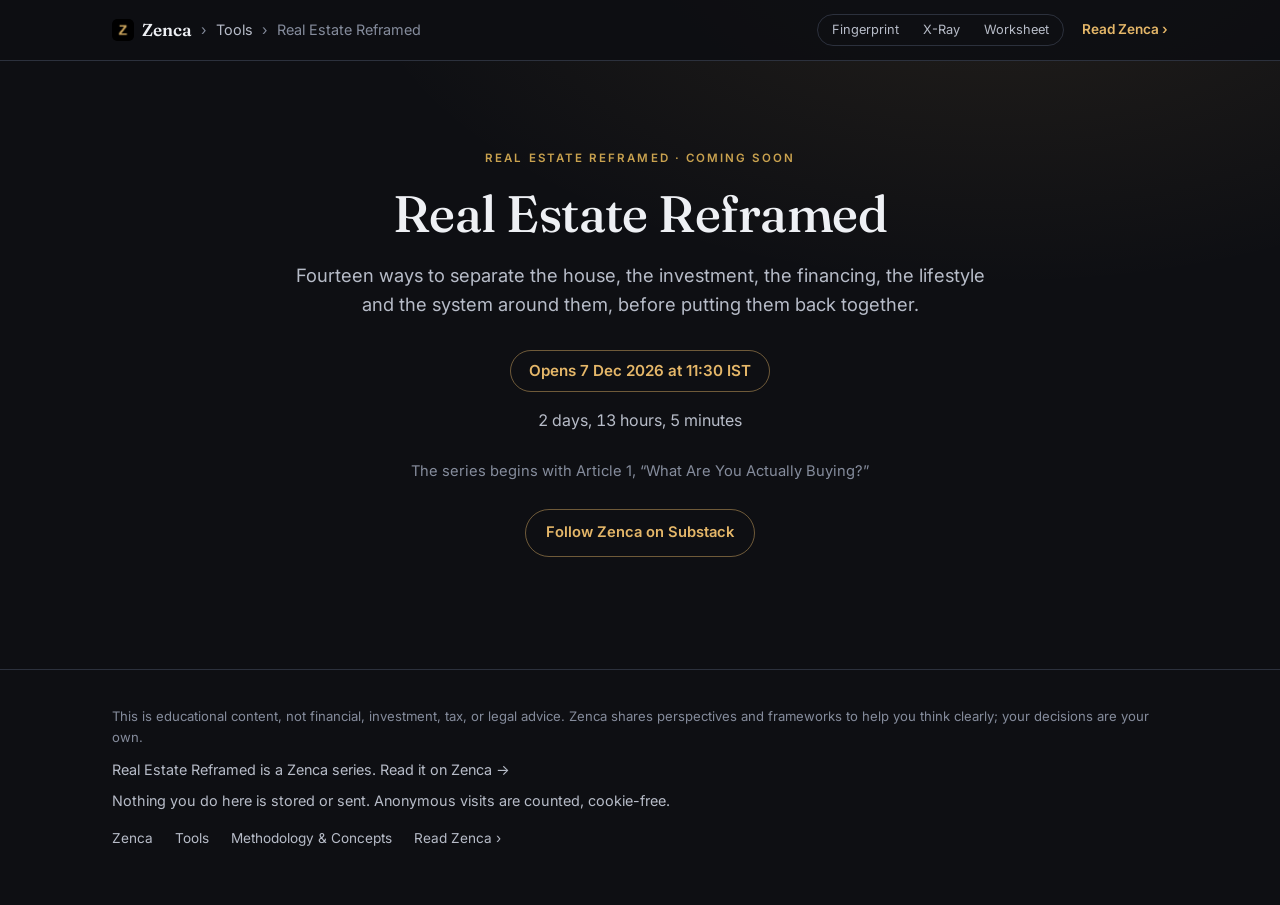
<file: index.html>
<!DOCTYPE html>
<html lang="en">
<head>
  <meta charset="UTF-8" />
  <meta name="viewport" content="width=device-width, initial-scale=1.0" />
  <title>Real Estate Reframed | Zenca</title>
  <meta name="description" content="Fourteen ways to separate the house, the investment, the financing, the lifestyle and the system around them, before putting them back together. The Real Estate Reframed series and its companion tools." />
  <meta property="og:type" content="website" />
  <meta property="og:site_name" content="Zenca" />
  <meta property="og:title" content="Real Estate Reframed | Zenca" />
  <meta property="og:description" content="Fourteen ways to separate the house, the investment, the financing, the lifestyle and the system around them, before putting them back together." />
  <meta property="og:url" content="https://real-estate-reframed.zenca.global/" />
  <meta property="og:image" content="https://real-estate-reframed.zenca.global/_shared/og/hub.png" />
  <meta property="og:image:width" content="1200" />
  <meta property="og:image:height" content="630" />
  <meta name="twitter:card" content="summary_large_image" />
  <link rel="canonical" href="https://real-estate-reframed.zenca.global/" />
  <link rel="icon" type="image/png" href="_shared/favicon.png?v=9545cf29dc" />
  <link rel="apple-touch-icon" href="_shared/favicon.png?v=9545cf29dc" />
  <link rel="preconnect" href="https://fonts.googleapis.com" />
  <link rel="preconnect" href="https://fonts.gstatic.com" crossorigin />
  <link href="https://fonts.googleapis.com/css2?family=Fraunces:opsz,wght@9..144,400;9..144,500;9..144,600&family=Inter:wght@400;500;600&display=swap" rel="stylesheet" />
  <link rel="stylesheet" href="_shared/page.css?v=26d51f6a87" />
  <link rel="stylesheet" href="_shared/site.css?v=f06904db3f" />
  <script src="_shared/site.js?v=5ad6949207" data-zenca-tool="hub"></script>
  <script data-goatcounter="https://real-estate-reframed.goatcounter.com/count" data-goatcounter-settings='{"no_onload": true}' async src="https://gc.zgo.at/count.js"></script>
</head>
<body>
  <a class="skip" href="#app">Skip to content</a>
  <header class="topbar">
    <div class="wrap topbar-inner">
      <nav class="crumbs" aria-label="Breadcrumb">
        <a class="crumb-brand" href="https://zenca.global"><img class="crumb-logo" src="_shared/favicon.png?v=9545cf29dc" alt="" width="22" height="22" />Zenca</a>
        <span class="crumb-sep crumb-tools-sep" aria-hidden="true">›</span>
        <a class="crumb-tools" href="https://zenca.global/tools">Tools</a>
        <span class="crumb-sep" aria-hidden="true">›</span>
        <a class="crumb-current" href="./" aria-current="page">Real Estate Reframed</a>
      </nav>
      <div class="topbar-right">
        <nav class="zenca-switch" aria-label="Real Estate Reframed tools"><a data-zenca-link="fingerprint" href="fingerprint/">Fingerprint</a><a data-zenca-link="xray" href="x-ray/">X-Ray</a><a data-zenca-link="worksheet" href="worksheet/">Worksheet</a></nav>
        <a class="read-zenca" href="https://zencaglobal.substack.com/" target="_blank" rel="noopener">Read Zenca <span aria-hidden="true">›</span></a>
      </div>
    </div>
  </header>

  <main id="app">
    <section class="hero wrap">
      <p class="eyebrow">A Zenca series · 14 articles · 3 companion tools</p>
      <h1>Real Estate Reframed</h1>
      <p class="lede">Fourteen ways to separate the house, the investment, the financing, the lifestyle and the system around them,<br />before putting them back together.</p>
      <p class="body">Price is not return. Asset return is not leveraged equity return. Wealth accumulation is not the same thing as investment performance. Housing consumption is not financial return. Non-financial utility is still real value. And the same physical asset can behave very differently inside different cities, financing systems, legal structures and household balance sheets.</p>
      <p class="body">It is not a case for property or against it. It is an attempt to become more precise about what job a property is doing, and what owning it will do to the rest of your financial life.</p>
      <div class="actions">
        <a class="btn" data-zenca-link="series" href="https://zenca.global/p/real-estate-reframed-series" target="_blank" rel="noopener">Read the series on Zenca &rarr;</a>
        <a class="btn btn-ghost" data-zenca-article="1" href="https://zenca.global/p/real-estate-reframed-1-14">Start with Article 1</a>
      </div>
    </section>

    <section class="section" aria-labelledby="tools-h">
      <div class="wrap">
        <h2 id="tools-h">Companion tools</h2>
        <p class="section-intro">Each tool opens alongside the article it belongs to. None of them produce a score or a buy/sell verdict.</p>
        <div class="tools">
          <article class="tool">
            <span class="status" data-zenca-status="fingerprint">Opens 21 Dec 2026</span>
            <h3>Housing System Fingerprint</h3>
            <p>What kind of housing machine are you looking at? Compare the housing systems of India, China, Japan and the United States across 24 features in 6 groups. A fingerprint, not a scorecard.</p>
            <p class="meta">With Article 3 · <span data-zenca-article="3">Your House’s Last Five Years Won’t Predict the Next Twenty</span></p>
            <a class="go" data-zenca-link="fingerprint" href="fingerprint/">Open the Fingerprint &rarr;</a>
          </article>
          <article class="tool">
            <span class="status" data-zenca-status="xray">Opens 8 Mar 2027</span>
            <h3>Property Decision X-Ray</h3>
            <p>X-ray this property, for this person, at this price: what the purchase depends on, what your household can survive, and what remains unresolved.</p>
            <p class="meta">With Article 14 · <span data-zenca-article="14">So, Should You Buy This Property?</span></p>
            <a class="go" data-zenca-link="xray" href="x-ray/">Open the X-Ray &rarr;</a>
          </article>
          <article class="tool">
            <span class="status" data-zenca-status="worksheet">Opens 8 Mar 2027</span>
            <h3>Property Decision Worksheet</h3>
            <p>Should this property fit into your financial life? A guided worksheet to work through before you emotionally commit, on your own, with a partner or with an adviser.</p>
            <p class="meta">With Article 14 · <span data-zenca-article="14">So, Should You Buy This Property?</span></p>
            <a class="go" data-zenca-link="worksheet" href="worksheet/">Open the Worksheet &rarr;</a>
          </article>
        </div>
        <div class="ref-card">
          <p><strong>Methodology &amp; Concepts:</strong> the language, named concepts and evidence standards behind the series.</p>
          <a class="btn btn-ghost" data-zenca-link="methodology" href="methodology/">Open the reference &rarr;</a>
        </div>
      </div>
    </section>

    <section class="section" aria-labelledby="series-h">
      <div class="wrap">
        <h2 id="series-h">The series in four acts</h2>
        <p class="section-intro">One article every Monday, from 7 December 2026 to 8 March 2027. Each article shows its publish date until it goes live.</p>
        <div class="acts">
          <div class="act">
            <h3>Act I: Understand the Asset</h3>
            <ol>
              <li><span class="n">1</span><a data-zenca-article="1" data-zenca-show-date href="#">What Are You Actually Buying?</a></li>
              <li><span class="n">2</span><a data-zenca-article="2" data-zenca-show-date href="#">Your House Doesn’t Really Have A Price</a></li>
              <li><span class="n">3</span><a data-zenca-article="3" data-zenca-show-date href="#">Your House’s Last Five Years Won’t Predict the Next Twenty</a></li>
            </ol>
          </div>
          <div class="act">
            <h3>Act II: Understand the Economics</h3>
            <ol>
              <li><span class="n">4</span><a data-zenca-article="4" data-zenca-show-date href="#">The Return You Think You Made on Your House Is Probably Wrong</a></li>
              <li><span class="n">5</span><a data-zenca-article="5" data-zenca-show-date href="#">Housing Always Costs Money, Even When You Own It</a></li>
              <li><span class="n">6</span><a data-zenca-article="6" data-zenca-show-date href="#">The Magic of Real Estate Is Often Leverage</a></li>
              <li><span class="n">7</span><a data-zenca-article="7" data-zenca-show-date href="#">Your Rental Property Is a Business, Not Passive Income</a></li>
            </ol>
          </div>
          <div class="act">
            <h3>Act III: Understand the Household</h3>
            <ol>
              <li><span class="n">8</span><a data-zenca-article="8" data-zenca-show-date href="#">Your Parents’ 100× Is Not Your Forecast</a></li>
              <li><span class="n">9</span><a data-zenca-article="9" data-zenca-show-date href="#">Rich on Paper, Concentrated in Reality</a></li>
              <li><span class="n">10</span><a data-zenca-article="10" data-zenca-show-date href="#">Why We Love Real Estate So Much</a></li>
            </ol>
          </div>
          <div class="act">
            <h3>Act IV: Understand the System, Then Decide</h3>
            <ol>
              <li><span class="n">11</span><a data-zenca-article="11" data-zenca-show-date href="#">Buying From a Builder Means Buying More Than a House</a></li>
              <li><span class="n">12</span><a data-zenca-article="12" data-zenca-show-date href="#">The Parallel Economy Around Property</a></li>
              <li><span class="n">13</span><a data-zenca-article="13" data-zenca-show-date href="#">Can Housing Be Affordable and a Great Investment?</a></li>
              <li><span class="n">14</span><a data-zenca-article="14" data-zenca-show-date href="#">So, Should You Buy This Property?</a></li>
            </ol>
          </div>
        </div>
      </div>
    </section>
  </main>

  <footer class="site-foot">
    <div class="wrap">
      <p class="disclaimer">This is educational content, not financial, investment, tax, or legal advice. Zenca shares perspectives and frameworks to help you think clearly; your decisions are your own.</p>
      <p class="colophon">Real Estate Reframed is a Zenca series. <a data-zenca-link="series" href="https://zenca.global/p/real-estate-reframed-series" target="_blank" rel="noopener">Read it on Zenca &rarr;</a></p>
      <p class="colophon">Nothing you do here is stored or sent. Anonymous visits are counted, cookie-free.</p>
      <nav class="foot-nav" aria-label="Zenca">
        <a href="https://zenca.global">Zenca</a>
        <a href="https://zenca.global/tools">Tools</a>
        <a data-zenca-link="methodology" href="methodology/">Methodology &amp; Concepts</a>
        <a href="https://zencaglobal.substack.com/" target="_blank" rel="noopener">Read Zenca &rsaquo;</a>
      </nav>
    </div>
  </footer>
</body>
</html>
</file>
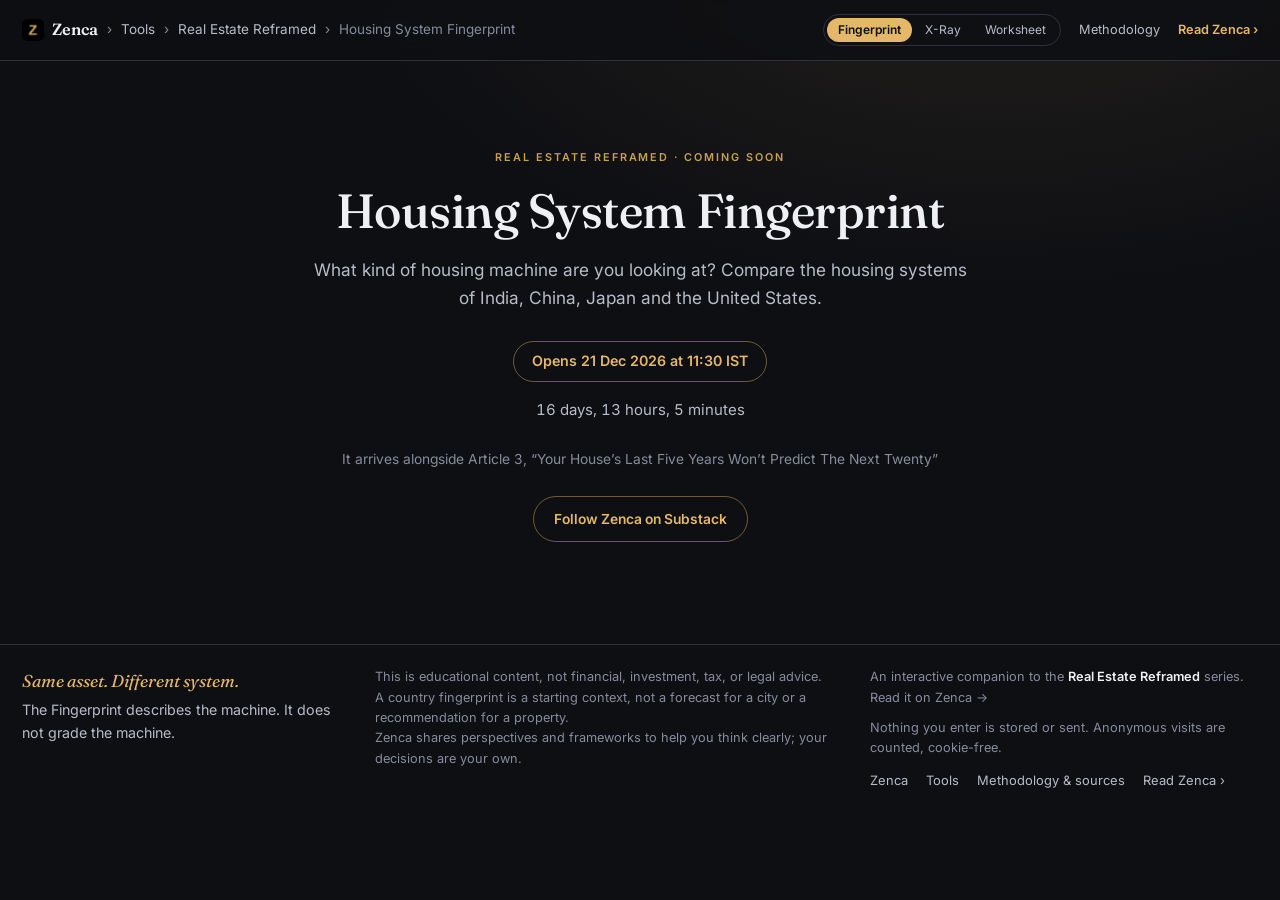
<file: fingerprint/index.html>
<!DOCTYPE html>
<html lang="en">
<head>
  <meta charset="UTF-8" />
  <meta name="viewport" content="width=device-width, initial-scale=1.0" />
  <title>Housing System Fingerprint | Real Estate Reframed</title>
  <meta name="description" content="What kind of housing machine are you looking at? Compare the housing systems of India, China, Japan and the United States across demand, supply, finance, development, legal architecture and shock transmission. A fingerprint, not a scorecard." />
  <link rel="icon" type="image/png" href="favicon.png" />
  <link rel="apple-touch-icon" href="favicon.png" />
  <link rel="preconnect" href="https://fonts.googleapis.com" />
  <link rel="preconnect" href="https://fonts.gstatic.com" crossorigin />
  <link href="https://fonts.googleapis.com/css2?family=Fraunces:ital,opsz,wght@0,9..144,400;0,9..144,500;0,9..144,600;1,9..144,400;1,9..144,500&family=Inter:wght@400;500;600&display=swap" rel="stylesheet" />
  <link rel="stylesheet" href="style.css?v=3f7755a7be" />
  <!-- zenca-deploy:start (owned by the deployment chat; see build-deploy-planning.md) -->
  <meta property="og:type" content="website" />
  <meta property="og:site_name" content="Zenca" />
  <meta property="og:title" content="Housing System Fingerprint | Real Estate Reframed" />
  <meta property="og:description" content="Same asset. Different system. India, China, Japan and the US don’t just have different property prices. They have different housing machines." />
  <meta property="og:url" content="https://real-estate-reframed.zenca.global/fingerprint/" />
  <meta property="og:image" content="https://real-estate-reframed.zenca.global/_shared/og/fingerprint.png" />
  <meta property="og:image:width" content="1200" />
  <meta property="og:image:height" content="630" />
  <meta name="twitter:card" content="summary_large_image" />
  <link rel="canonical" href="https://real-estate-reframed.zenca.global/fingerprint/" />
  <link rel="stylesheet" href="../_shared/site.css?v=f06904db3f" />
  <script src="../_shared/site.js?v=5ad6949207" data-zenca-tool="fingerprint"></script>
  <script data-goatcounter="https://real-estate-reframed.goatcounter.com/count" data-goatcounter-settings='{"no_onload": true}' async src="https://gc.zgo.at/count.js"></script>
  <!-- zenca-deploy:end -->
</head>
<body>
  <a class="skip" href="#app">Skip to content</a>
  <header class="topbar">
    <div class="wrap topbar-inner">
      <nav class="crumbs" aria-label="Breadcrumb">
        <a class="crumb-brand" href="https://zenca.global"><img class="crumb-logo" src="favicon.png" alt="" width="22" height="22" />Zenca</a>
        <!-- zenca-deploy:start --><span class="zenca-rer-mobile"><span class="crumb-sep" aria-hidden="true">›</span><a data-zenca-link="hub" href="../">Real Estate Reframed</a></span><!-- zenca-deploy:end -->
        <span class="crumb-rest">
          <span class="crumb-sep" aria-hidden="true">›</span>
          <a href="https://zenca.global/tools">Tools</a>
          <!-- zenca-deploy:start --><span class="zenca-rer-crumb"><span class="crumb-sep" aria-hidden="true">›</span><a data-zenca-link="hub" href="../">Real Estate Reframed</a></span><!-- zenca-deploy:end -->
          <span class="crumb-sep" aria-hidden="true">›</span>
          <a class="crumb-current" href="#/" aria-current="page">Housing System Fingerprint</a>
        </span>
      </nav>
      <div class="topbar-right">
        <!-- zenca-deploy:start --><nav class="zenca-switch" aria-label="Real Estate Reframed tools"><a data-zenca-link="fingerprint" href="../fingerprint/" aria-current="page">Fingerprint</a><a data-zenca-link="xray" href="../x-ray/">X-Ray</a><a data-zenca-link="worksheet" href="../worksheet/">Worksheet</a></nav><!-- zenca-deploy:end -->
        <a class="top-link" href="#/method">Methodology</a>
        <a class="read-zenca" href="https://zencaglobal.substack.com/" target="_blank" rel="noopener">Read Zenca <span aria-hidden="true">›</span></a>
      </div>
    </div>
  </header>

  <main id="app" tabindex="-1"></main>

  <div class="drawer-scrim" id="drawer-scrim" hidden></div>
  <aside class="drawer" id="drawer" role="dialog" aria-modal="true" aria-labelledby="dr-title" hidden></aside>
  <div class="sr" id="announce" aria-live="polite"></div>

  <footer class="site-foot">
    <div class="wrap">
      <p class="foot-lines">
        <span class="foot-cue">Same asset. Different system.</span>
        <span>The Fingerprint describes the machine. It does not grade the machine.</span>
      </p>
      <p class="disclaimer">
        <span>This is educational content, not financial, investment, tax, or legal advice.</span>
        <span>A country fingerprint is a starting context, not a forecast for a city or a recommendation for a property.</span>
        <span>Zenca shares perspectives and frameworks to help you think clearly; your decisions are your own.</span>
      </p>
      <!-- zenca-deploy:start -->
      <p class="colophon">
        An interactive companion to the <strong>Real Estate Reframed</strong> series.
        <a data-zenca-link="series" href="https://zenca.global/p/real-estate-reframed-series" target="_blank" rel="noopener">Read it on Zenca &rarr;</a>
      </p>
      <p class="colophon privacy-note">Nothing you enter is stored or sent. Anonymous visits are counted, cookie-free.</p>
      <!-- zenca-deploy:end -->
      <nav class="foot-nav" aria-label="Zenca">
        <a href="https://zenca.global">Zenca</a>
        <a href="https://zenca.global/tools">Tools</a>
        <a href="#/method">Methodology &amp; sources</a>
        <a href="https://zencaglobal.substack.com/" target="_blank" rel="noopener">Read Zenca &rsaquo;</a>
      </nav>
    </div>
  </footer>

  <!-- Framework first, then sources, then one file per country. -->
  <script src="data/framework.js?v=15d9bd8bde"></script>
  <script src="data/sources.js?v=bf0c5c1a3a"></script>
  <script src="data/mechanisms.js?v=d67b026ab1"></script>
  <script src="data/countries/in.js?v=66d0b825ea"></script>
  <script src="data/countries/cn.js?v=0d7a6897a4"></script>
  <script src="data/countries/jp.js?v=ef4617f051"></script>
  <script src="data/countries/us.js?v=3bbf525a7a"></script>
  <script src="app.js?v=a14bf4de75"></script>
</body>
</html>
</file>
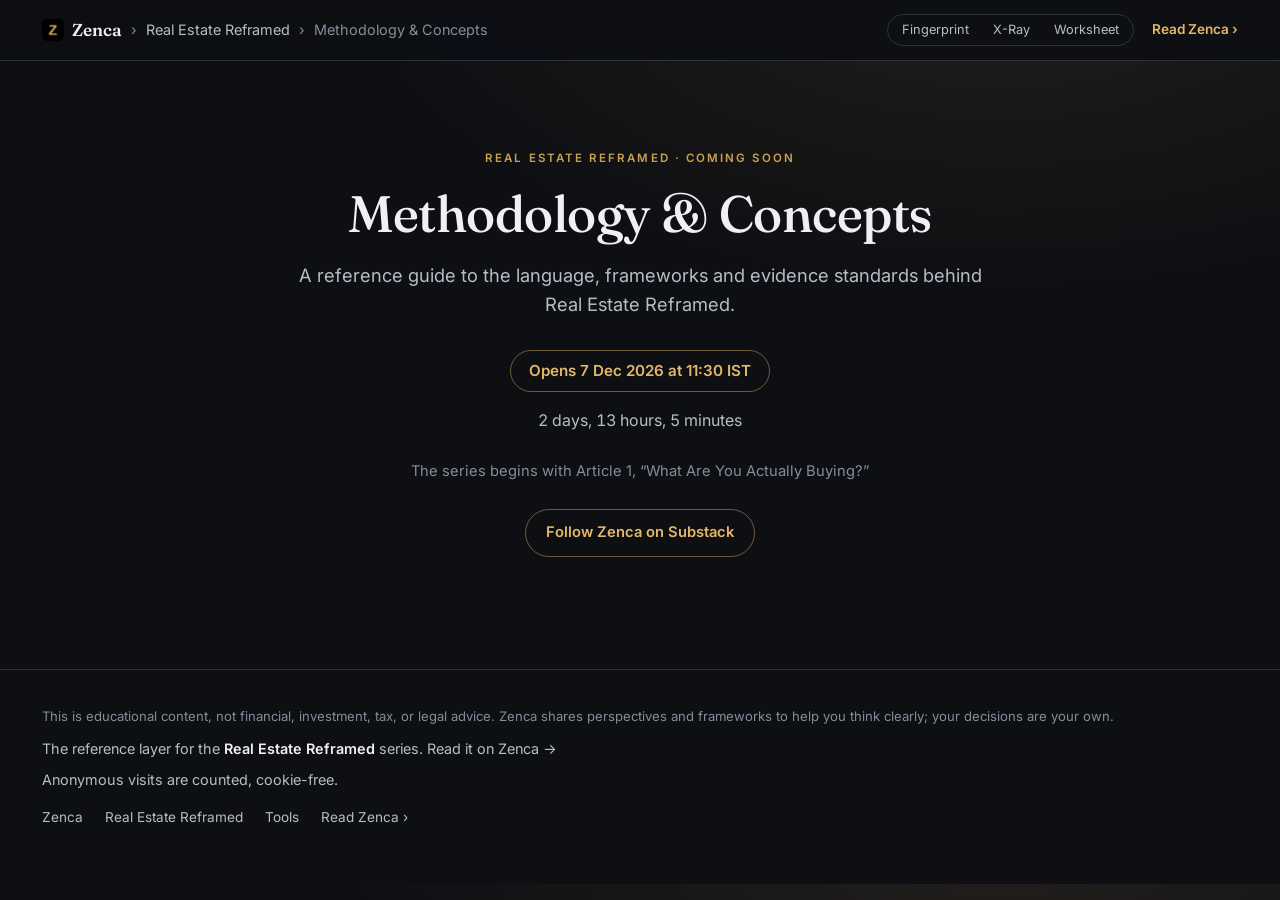
<file: methodology/index.html>
<!DOCTYPE html>
<html lang="en">
<head>
  <meta charset="UTF-8" />
  <meta name="viewport" content="width=device-width, initial-scale=1.0" />
  <title>Real Estate Reframed: Methodology &amp; Concepts | Zenca</title>
  <meta name="description" content="Definitions, frameworks and evidence standards used across Zenca’s Real Estate Reframed series, from property returns and housing utility to the Housing System Fingerprint and Property Decision X-Ray." />
  <meta property="og:type" content="article" />
  <meta property="og:site_name" content="Zenca" />
  <meta property="og:title" content="Real Estate Reframed: Methodology &amp; Concepts" />
  <meta property="og:description" content="A reference guide to the language, frameworks and evidence standards behind Real Estate Reframed." />
  <meta property="og:url" content="https://real-estate-reframed.zenca.global/methodology/" />
  <meta property="og:image" content="https://real-estate-reframed.zenca.global/_shared/og/hub.png" />
  <meta property="og:image:width" content="1200" />
  <meta property="og:image:height" content="630" />
  <meta name="twitter:card" content="summary_large_image" />
  <link rel="canonical" href="https://real-estate-reframed.zenca.global/methodology/" />
  <link rel="icon" type="image/png" href="../_shared/favicon.png?v=9545cf29dc" />
  <link rel="apple-touch-icon" href="../_shared/favicon.png?v=9545cf29dc" />
  <link rel="preconnect" href="https://fonts.googleapis.com" />
  <link rel="preconnect" href="https://fonts.gstatic.com" crossorigin />
  <link href="https://fonts.googleapis.com/css2?family=Fraunces:opsz,wght@9..144,400;9..144,500;9..144,600&family=Inter:wght@400;500;600&display=swap" rel="stylesheet" />
  <link rel="stylesheet" href="../_shared/page.css?v=26d51f6a87" />
  <link rel="stylesheet" href="../_shared/site.css?v=f06904db3f" />
  <script src="../_shared/site.js?v=5ad6949207" data-zenca-tool="methodology"></script>
  <script data-goatcounter="https://real-estate-reframed.goatcounter.com/count" data-goatcounter-settings='{"no_onload": true}' async src="https://gc.zgo.at/count.js"></script>
</head>
<body class="m-page">
  <a class="skip" href="#app">Skip to content</a>
  <header class="topbar">
    <div class="wrap topbar-inner">
      <nav class="crumbs" aria-label="Breadcrumb">
        <a class="crumb-brand" href="https://zenca.global"><img class="crumb-logo" src="../_shared/favicon.png?v=9545cf29dc" alt="" width="22" height="22" />Zenca</a>
        <span class="crumb-sep" aria-hidden="true">›</span>
        <a data-zenca-link="hub" href="../">Real Estate Reframed</a>
        <span class="crumb-sep crumb-tools-sep" aria-hidden="true">›</span>
        <a class="crumb-current crumb-tools" href="./" aria-current="page">Methodology &amp; Concepts</a>
      </nav>
      <div class="topbar-right">
        <nav class="zenca-switch" aria-label="Real Estate Reframed tools"><a data-zenca-link="fingerprint" href="../fingerprint/">Fingerprint</a><a data-zenca-link="xray" href="../x-ray/">X-Ray</a><a data-zenca-link="worksheet" href="../worksheet/">Worksheet</a></nav>
        <a class="read-zenca" href="https://zencaglobal.substack.com/" target="_blank" rel="noopener">Read Zenca <span aria-hidden="true">›</span></a>
      </div>
    </div>
  </header>

  <main id="app">
    <div class="wrap">

      <section class="m-head" aria-labelledby="top">
        <h1 id="top">Methodology &amp; Concepts</h1>
        <p class="lede">A reference guide to the language, frameworks and evidence standards behind Real Estate Reframed.</p>
      </section>

      <div class="tabs" role="tablist" aria-label="Methodology sections">
        <button role="tab" id="t-decision-layers" aria-controls="decision-layers">Decision layers</button>
        <button role="tab" id="t-core-distinctions" aria-controls="core-distinctions">Distinctions</button>
        <button role="tab" id="t-concepts" aria-controls="concepts">Named concepts</button>
        <button role="tab" id="t-research-principles" aria-controls="research-principles">Principles</button>
        <button role="tab" id="t-evidence-methodology" aria-controls="evidence-methodology">Types of claim</button>
        <button role="tab" id="t-source-hierarchy" aria-controls="source-hierarchy">Sources</button>
        <button role="tab" id="t-boundaries" aria-controls="boundaries">Limits</button>
      </div>

      <section class="panel" role="tabpanel" id="decision-layers" aria-labelledby="t-decision-layers" hidden="until-found">
        <h2>The four decision layers</h2>
        <ol class="layers" aria-label="Country, then City, then Property, then Person">
          <li><h3>Country</h3><p class="q">What housing system is this asset inside?</p><p>Demography, mortgages, law, development model.</p></li>
          <li><h3>City</h3><p class="q">What local economy supports this location?</p><p>Jobs, migration, infrastructure, supply, rents, affordability.</p></li>
          <li><h3>Property</h3><p class="q">What exactly is the asset?</p><p>Land, structure, rights, title, developer, condition, rent, costs, liquidity.</p></li>
          <li><h3>Person</h3><p class="q">What does owning it do to this household?</p><p>Leverage, cash flow, concentration, time horizon, utility, plans.</p></li>
        </ol>
        <p class="note">A property cannot be judged from one layer alone.</p>
      </section>

      <section class="panel" role="tabpanel" id="core-distinctions" aria-labelledby="t-core-distinctions" hidden="until-found">
        <h2>Core distinctions</h2>
        <p class="panel-intro">Nine terms the series never merges, because “return”, “value” and “wealth” are so often used for all of them.</p>
        <div class="grid g3">
          <div class="card" id="price-appreciation"><h3>Price appreciation</h3><p>The change in market value. On its own it says nothing about rent, costs, financing or inflation.</p></div>
          <div class="card" id="asset-return"><h3>Asset return</h3><p>What the property itself earns, including income and costs, before financing.</p></div>
          <div class="card" id="leveraged-equity-return"><h3>Leveraged equity return</h3><p>What the owner’s equity earns after financing. Leverage magnifies gains, losses and cash needs.</p></div>
          <div class="card" id="wealth-accumulation"><h3>Wealth accumulation</h3><p>Growth in household wealth. It includes saving, such as mortgage principal, so it is not the same as investment return.</p></div>
          <div class="card" id="housing-consumption"><h3>Housing consumption</h3><p>The shelter, space and location a household uses. Owning does not make this cost disappear.</p></div>
          <div class="card" id="non-financial-utility"><h3>Non-financial utility</h3><p>Control, stability, continuity, convenience and identity: real value that never shows up in an IRR.</p></div>
          <div class="card" id="liquidity"><h3>Liquidity</h3><p>How easily wealth becomes usable cash, given the time, uncertainty and transaction costs involved.</p></div>
          <div class="card" id="concentration"><h3>Concentration</h3><p>How dependent a household is on one asset, place or market, sometimes without buying anything new.</p></div>
          <div class="card" id="legal-execution-risk"><h3>Legal &amp; execution risk</h3><p>Whether you can actually get, hold, use and sell what was promised: title, transaction and delivery risk.</p></div>
        </div>
        <p class="note">“Nominal” and “real” are measurement bases for any of these returns, not a separate type of return.</p>
      </section>

      <section class="panel" role="tabpanel" id="concepts" aria-labelledby="t-concepts" hidden="until-found">
        <div class="panel-head">
          <div>
            <h2>Named concepts</h2>
            <p class="panel-intro">Sixteen named concepts, in the order the series introduces them.</p>
          </div>
          <div class="subtabs" role="group" aria-label="Show concepts from">
            <button type="button" data-group="g-a" aria-pressed="true">Articles 2 to 9</button>
            <button type="button" data-group="g-b" aria-pressed="false">Article 10</button>
            <button type="button" data-group="g-c" aria-pressed="false">Articles 11 to 14</button>
          </div>
        </div>
        <div class="grid g2 cgroup" id="g-a">
          <article class="card concept" id="last-deal-fallacy">
            <h3><a class="anchor" href="#last-deal-fallacy">Last-Deal Fallacy</a></h3>
            <p class="origin">First introduced: <a data-zenca-article="2" href="#">Article 2</a></p>
            <p>Treating the latest nearby sale as the exact value of your property. One comparable is evidence, not a valuation.</p>
          </article>
          <article class="card concept" id="time-spread">
            <h3><a class="anchor" href="#time-spread">Time Spread</a></h3>
            <p class="origin">First introduced: <a data-zenca-article="2" href="#">Article 2</a></p>
            <p>The uncertainty that comes from valuing a property with sales made at different times, while rates, supply and sentiment moved.</p>
          </article>
          <article class="card concept" id="housing-system-fingerprint">
            <h3><a class="anchor" href="#housing-system-fingerprint">Housing System Fingerprint</a></h3>
            <p class="origin">First introduced: <a data-zenca-article="3" href="#">Article 3</a> · <a data-zenca-link="fingerprint" data-zenca-gate="fingerprint" href="../fingerprint/">Open the Fingerprint →</a></p>
            <p>A shared set of 24 features, in 6 groups, describing how a country’s housing system works: demography, supply, finance, institutions and households. A snapshot that describes the machine, not a grade.</p>
          </article>
          <article class="card concept" id="vacancy-tax">
            <h3><a class="anchor" href="#vacancy-tax">Vacancy Tax</a></h3>
            <p class="origin">First introduced: <a data-zenca-article="7" href="#">Article 7</a></p>
            <p>Rent lost because a property cannot stay continuously let. An analogy, not a government tax: twelve months of scheduled rent is not twelve months received.</p>
          </article>
          <article class="card concept" id="accidental-concentration">
            <h3><a class="anchor" href="#accidental-concentration">Accidental Concentration</a></h3>
            <p class="origin">First introduced: <a data-zenca-article="9" href="#">Article 9</a></p>
            <p>Becoming heavily exposed to one property because it grew faster than everything else you own, without buying anything more.</p>
          </article>
          <article class="card concept" id="fire-usable-wealth">
            <h3><a class="anchor" href="#fire-usable-wealth">FIRE-Usable Wealth</a></h3>
            <p class="origin">First introduced: <a data-zenca-article="9" href="#">Article 9</a></p>
            <p>The part of your wealth that can actually fund the spending plan you intend to follow. A home can count in net worth and still add nothing to it.</p>
          </article>
        </div>
        <div class="grid g2 cgroup" id="g-b" hidden="until-found">
          <article class="card concept" id="control-premium">
            <h3><a class="anchor" href="#control-premium">Control Premium</a></h3>
            <p class="origin">First introduced: <a data-zenca-article="10" href="#">Article 10</a></p>
            <p>What a household may rationally pay to control its home instead of depending on a landlord. Real utility, even if resale value never shows it.</p>
          </article>
          <article class="card concept" id="housing-consumption-premium">
            <h3><a class="anchor" href="#housing-consumption-premium">Housing-Consumption Premium</a></h3>
            <p class="origin">First introduced: <a data-zenca-article="10" href="#">Article 10</a></p>
            <p>Extra spent on a home for lifestyle beyond the most efficient option. The home stays an asset, but that extra spending is not an investment decision.</p>
          </article>
          <article class="card concept" id="enough-house-problem">
            <h3><a class="anchor" href="#enough-house-problem">Enough-House Problem</a></h3>
            <p class="origin">First introduced: <a data-zenca-article="10" href="#">Article 10</a></p>
            <p>Finding the point where spending more on a home stops improving financial security and starts buying comfort, space or status. The answer is personal.</p>
          </article>
          <article class="card concept" id="zero-appreciation-test">
            <h3><a class="anchor" href="#zero-appreciation-test">Zero-Appreciation Test</a></h3>
            <p class="origin">First introduced: <a data-zenca-article="10" href="#">Article 10</a></p>
            <p>If this home never grew your purchasing power, would you still want it? The answer shows how much of the case is utility and how much relies on appreciation.</p>
          </article>
        </div>
        <div class="grid g2 cgroup" id="g-c" hidden="until-found">
          <article class="card concept" id="project-viability-is-not-project-liquidity">
            <h3><a class="anchor" href="#project-viability-is-not-project-liquidity">Project Viability <span aria-hidden="true">≠</span><span class="sr">is not equal to</span> Project Liquidity</a></h3>
            <p class="origin">First introduced: <a data-zenca-article="11" href="#">Article 11</a></p>
            <p>A project can be profitable in the long run and still run out of cash to keep building today.</p>
          </article>
          <article class="card concept" id="uncertainty-discount">
            <h3><a class="anchor" href="#uncertainty-discount">Uncertainty Discount</a></h3>
            <p class="origin">First introduced: <a data-zenca-article="11" href="#">Article 11</a></p>
            <p>The price cut an unfinished property should offer for its unresolved risks. It depends on the developer, stage, approvals and timeline, not a fixed percentage.</p>
          </article>
          <article class="card concept" id="certainty-tax">
            <h3><a class="anchor" href="#certainty-tax">Certainty Tax</a></h3>
            <p class="origin">First introduced: <a data-zenca-article="11" href="#">Article 11</a></p>
            <p>The premium worth paying for a finished, inspectable, legally clearer home. Paying for certainty is not naive.</p>
          </article>
          <article class="card concept" id="cash-recycling-loop">
            <h3><a class="anchor" href="#cash-recycling-loop">Cash Recycling Loop</a></h3>
            <p class="origin">First introduced: <a data-zenca-article="12" href="#">Article 12</a></p>
            <p>How undeclared cash from one property deal can move into other deals and assets. A mechanism, not a claim about how common it is.</p>
          </article>
          <article class="card concept" id="tax-gravity">
            <h3><a class="anchor" href="#tax-gravity">Tax Gravity</a></h3>
            <p class="origin">First introduced: <a data-zenca-article="12" href="#">Article 12</a></p>
            <p>The pull that transaction taxes and valuation rules exert on how deals are structured, timed and documented. It does not say which response is most common.</p>
          </article>
          <article class="card concept" id="property-decision-x-ray">
            <h3><a class="anchor" href="#property-decision-x-ray">Property Decision X-Ray</a></h3>
            <p class="origin">First introduced: <a data-zenca-article="14" href="#">Article 14</a> · <a data-zenca-link="xray" data-zenca-gate="xray" href="../x-ray/">Run the X-Ray →</a></p>
            <p>Tests a purchase through Country → City → Property → Person and lays out returns, utility, leverage, liquidity, concentration and execution risk. A profile of trade-offs, not a score.</p>
          </article>
        </div>
      </section>

      <section class="panel" role="tabpanel" id="research-principles" aria-labelledby="t-research-principles" hidden="until-found">
        <h2>Research principles</h2>
        <div class="grid g2">
          <div class="card"><h3>Mechanism <span aria-hidden="true">≠</span><span class="sr">is not equal to</span> prevalence</h3><p>How something can happen says nothing about how often it does.</p></div>
          <div class="card"><h3>Past <span aria-hidden="true">≠</span><span class="sr">is not equal to</span> forecast</h3><p>A historical result shows what happened, not what happens next.</p></div>
          <div class="card"><h3>Weaker tailwind <span aria-hidden="true">≠</span><span class="sr">is not equal to</span> headwind</h3><p>A force can fade without turning negative.</p></div>
          <div class="card"><h3>Same asset. Different system.</h3><p>Outcomes depend on the system around a property. Countries are compared to understand mechanisms, not to rank them.</p></div>
          <div class="card"><h3>No fake precision</h3><p>Where results vary by city, property, household or period, we say so and show ranges.</p></div>
          <div class="card"><h3>No universal rules</h3><p>There is no single normal return, yield, allocation or EMI limit. Thresholds come from the decision, not from a law.</p></div>
          <div class="card"><h3>Scenarios are not forecasts</h3><p>Stress tests show what a decision depends on. An assumption stays an assumption.</p></div>
          <div class="card"><h3>Good decision <span aria-hidden="true">≠</span><span class="sr">is not equal to</span> good outcome</h3><p>The aim is a better decision before the future is known.</p></div>
        </div>
      </section>

      <section class="panel" role="tabpanel" id="evidence-methodology" aria-labelledby="t-evidence-methodology" hidden="until-found">
        <h2>Types of claim</h2>
        <p class="panel-intro">Every claim in the series is one of these, and is worded so you can tell which.</p>
        <div class="grid g2">
          <div class="card"><h3>Logic</h3><p>Follows from first principles, economics or accounting. The reasoning is shown.</p></div>
          <div class="card"><h3>Calculation</h3><p>Computed from stated inputs. Illustrative numbers are never presented as market facts.</p></div>
          <div class="card"><h3>Historical record</h3><p>What happened, in a stated place and period. Not projected forward.</p></div>
          <div class="card"><h3>Dated data</h3><p>Rates, prices, yields and other conditions that change. Always shown with an “as of” date and refreshed before publication.</p></div>
          <div class="card"><h3>Law &amp; regulation</h3><p>Tax, RERA, title and statutory claims, checked against the primary source before publication.</p></div>
          <div class="card"><h3>Behavioural research</h3><p>Claims about how people decide, backed by published research rather than intuition.</p></div>
          <div class="card"><h3>Scenario</h3><p>A “what must be true” case or stress test. Never a forecast.</p></div>
          <div class="card"><h3>Mechanism</h3><p>How something could happen. Says nothing about how often or how much until evidence shows it.</p></div>
          <div class="card"><h3>Hypothesis</h3><p>An idea being tested. Revised or dropped if the evidence does not hold.</p></div>
          <div class="card"><h3>Illustration</h3><p>An invented example that shows how something works, kept clearly apart from claims about the market.</p></div>
        </div>
        <p class="note">A claim never quietly moves from hypothesis to fact.</p>
      </section>

      <section class="panel" role="tabpanel" id="source-hierarchy" aria-labelledby="t-source-hierarchy" hidden="until-found">
        <div class="panel-head">
          <div>
            <h2>Sources</h2>
            <p class="panel-intro">Every source behind the series research, with its publication date where the source gives one. All were accessed in October 2026. Preference order: official, then multilateral and academic, then industry; journalism for context only.</p>
          </div>
          <label class="src-filter">Show
            <select id="src-select" aria-label="Show sources for">
              <option value="all">All sources</option>
            </select>
          </label>
        </div>
        <div class="src-wrap" id="src-register" aria-live="polite">
          <p class="src-empty">Loading sources.</p>
        </div>
      </section>

      <section class="panel" role="tabpanel" id="boundaries" aria-labelledby="t-boundaries" hidden="until-found">
        <h2>What this methodology does not do</h2>
        <ul class="bounds">
          <li>It does not turn a range into a single number.</li>
          <li>It does not let one city, developer, property or household stand in for India.</li>
          <li>It does not treat China as a prophecy for India, Japan as proof that zoning alone fixes affordability, or US institutions as something to import wholesale.</li>
          <li>It does not treat RERA as a guarantee of completion, or a mechanism as proof that something is widespread.</li>
          <li>It does not reduce a decision to a score. Trade-offs stay visible.</li>
        </ul>
        <p class="closing-q">The question is not “Is real estate a good investment?”<br />It is: “What exactly am I buying, what drives its economics, what is the return relying on, and what does owning it do to my finances?”</p>
      </section>
    </div>
  </main>

  <footer class="site-foot">
    <div class="wrap">
      <p class="disclaimer">This is educational content, not financial, investment, tax, or legal advice. Zenca shares perspectives and frameworks to help you think clearly; your decisions are your own.</p>
      <p class="colophon">The reference layer for the <strong>Real Estate Reframed</strong> series. <a data-zenca-link="series" href="https://zenca.global/p/real-estate-reframed-series" target="_blank" rel="noopener">Read it on Zenca &rarr;</a></p>
      <p class="colophon">Anonymous visits are counted, cookie-free.</p>
      <nav class="foot-nav" aria-label="Zenca">
        <a href="https://zenca.global">Zenca</a>
        <a data-zenca-link="hub" href="../">Real Estate Reframed</a>
        <a href="https://zenca.global/tools">Tools</a>
        <a href="https://zencaglobal.substack.com/" target="_blank" rel="noopener">Read Zenca &rsaquo;</a>
      </nav>
    </div>
  </footer>

  <script>
  /* Tabs. Each section is a tab; concept anchors (#housing-system-fingerprint etc.)
     open the right tab and group. Panels use hidden="until-found" so the browser's
     find-in-page still reaches hidden text and opens its tab. */
  (function () {
    var tabs = [].slice.call(document.querySelectorAll('[role="tab"]'));
    var panels = tabs.map(function (t) { return document.getElementById(t.getAttribute("aria-controls")); });
    var groups = [].slice.call(document.querySelectorAll(".cgroup"));
    var groupBtns = [].slice.call(document.querySelectorAll(".subtabs button"));

    function showGroup(id) {
      groups.forEach(function (g) { if (g.id === id) g.removeAttribute("hidden"); else g.setAttribute("hidden", "until-found"); });
      groupBtns.forEach(function (b) { b.setAttribute("aria-pressed", String(b.getAttribute("data-group") === id)); });
    }
    function select(i, focus, keepHash) {
      tabs.forEach(function (t, k) {
        var on = k === i;
        t.setAttribute("aria-selected", String(on));
        t.tabIndex = on ? 0 : -1;
        if (on) panels[k].removeAttribute("hidden"); else panels[k].setAttribute("hidden", "until-found");
      });
      if (focus) tabs[i].focus();
      if (!keepHash) history.replaceState(null, "", "#" + panels[i].id);
    }
    var ALIAS = { "uncertainty-labels": "evidence-methodology", "freshness": "source-hierarchy" };
    function openTarget(id, scroll) {
      id = ALIAS[id] || id;
      var el = id && document.getElementById(id);
      if (!el) return false;
      var panel = el.closest('[role="tabpanel"]');
      if (!panel) return false;
      select(panels.indexOf(panel), false, true);
      var grp = el.closest(".cgroup");
      if (grp) showGroup(grp.id);
      if (scroll && el === panel) { requestAnimationFrame(function () { window.scrollTo(0, 0); }); setTimeout(function () { window.scrollTo(0, 0); }, 60); }
      if (scroll && el !== panel) {
        el.classList.add("flash");
        setTimeout(function () { el.classList.remove("flash"); }, 1600);
        el.scrollIntoView({ block: "center" });
      }
      return true;
    }

    tabs.forEach(function (t, i) {
      t.addEventListener("click", function () {
        select(i, false);
        if (window.ZencaSite) ZencaSite.track("tab/" + panels[i].id, true);
      });
      t.addEventListener("keydown", function (e) {
        var n = { ArrowRight: 1, ArrowLeft: -1 }[e.key];
        if (e.key === "Home") n = -i; else if (e.key === "End") n = tabs.length - 1 - i;
        if (n === undefined) return;
        e.preventDefault();
        select((i + n + tabs.length) % tabs.length, true);
      });
    });
    groupBtns.forEach(function (b) { b.addEventListener("click", function () { showGroup(b.getAttribute("data-group")); }); });
    document.addEventListener("beforematch", function (e) { openTarget(e.target.id || (e.target.closest("[id]") || {}).id, false); });
    window.addEventListener("hashchange", function () { openTarget(location.hash.slice(1), true); });

    if (!openTarget(location.hash.slice(1), true)) select(0, false, true);
  })();
  </script>
  <script src="sources.js?v=84dbd1a063"></script>
  <script>
  /* Source register: the series research (sources.js, generated from the dossiers)
     plus the Housing System Fingerprint's own source file, read live so the two
     can never disagree. */
  (function () {
    var box = document.getElementById("src-register");
    var sel = document.getElementById("src-select");
    var R = window.RER_SOURCES || { sources: [] };
    var rows = R.sources.slice();
    var TITLES = ((window.ZencaSite && ZencaSite.articles) || []).reduce(function (m, a) { m[a.n] = a.title; return m; }, {});
    var esc = function (t) { return String(t == null ? "" : t).replace(/[&<>"]/g, function (c) { return { "&": "&amp;", "<": "&lt;", ">": "&gt;", '"': "&quot;" }[c]; }); };
    var MONTHS = ["Jan", "Feb", "Mar", "Apr", "May", "Jun", "Jul", "Aug", "Sep", "Oct", "Nov", "Dec"];
    var date = function (d) { var m = /^(\d{4})(?:-(\d{2}))?/.exec(d || ""); return m ? (m[2] ? MONTHS[+m[2] - 1] + " " + m[1] : m[1]) : "Not stated"; };

    for (var n = 1; n <= 14; n++) {
      var o = document.createElement("option");
      o.value = "a" + n; o.textContent = "Article " + n + (TITLES[n] ? ": " + TITLES[n] : "");
      sel.appendChild(o);
    }
    var fo = document.createElement("option"); fo.value = "fp"; fo.textContent = "Housing System Fingerprint"; sel.appendChild(fo);

    function render() {
      var v = sel.value;
      var list = rows.filter(function (r) {
        if (v === "all") return true;
        if (v === "fp") return r.fp;
        return r.articles.indexOf(+v.slice(1)) !== -1;
      });
      box.innerHTML = '<table class="src"><caption class="sr">Sources</caption><thead><tr><th scope="col">Source (' + list.length + ')</th><th scope="col">Type</th><th scope="col">Published</th></tr></thead><tbody>' +
        list.map(function (r) {
          var head = r.title ? '<a href="' + esc(r.url) + '" target="_blank" rel="noopener">' + esc(r.title) + '</a>'
                             : '<a href="' + esc(r.url) + '" target="_blank" rel="noopener">' + esc(r.host) + '</a><span class="src-cited">Used for: ' + esc(r.cited) + '</span>';
          return '<tr><td><span class="src-pub">' + esc(r.publisher) + '</span>' + head + (r.period ? '<span class="src-cited">Data: ' + esc(r.period) + '</span>' : "") + '</td><td>' + esc(r.type) + '</td><td>' + esc(date(r.published)) + '</td></tr>';
        }).join("") + '</tbody></table>';
    }
    sel.addEventListener("change", render);
    render();

    var FP_TYPE = function (t) {
      t = (t || "").toLowerCase();
      if (/regulat|legislat/.test(t)) return "Law & courts";
      if (/official|central bank|programme|policy$|fiscal/.test(t) && !/independent/.test(t)) return "Official";
      if (/multilateral/.test(t)) return "Multilateral";
      if (/academic|research/.test(t)) return "Research";
      if (/industry|gse/.test(t)) return "Industry & data";
      if (/news/.test(t)) return "Journalism";
      return "Research";
    };
    var base = (window.ZencaSite && ZencaSite.links.fingerprint) || "../fingerprint/";
    var sc = document.createElement("script");
    sc.src = base + "data/sources.js";
    sc.onload = function () {
      var seen = {}; rows.forEach(function (r) { seen[r.url.replace(/\/$/, "")] = r; });
      ((window.HSF && HSF.sources) || []).forEach(function (s) {
        if (!s.url) return;
        var k = s.url.replace(/\/$/, "");
        if (seen[k]) { seen[k].fp = true; seen[k].period = seen[k].period || s.data_period; return; }
        rows.push({ publisher: s.publisher, title: s.title, url: s.url, host: "", published: String(s.publication_date || "").replace(/\s.*$/, ""),
                    type: FP_TYPE(s.source_type), articles: [3, 13, 14], fp: true, period: s.data_period });
      });
      render();
    };
    document.head.appendChild(sc);
  })();
  </script>
</body>
</html>
</file>
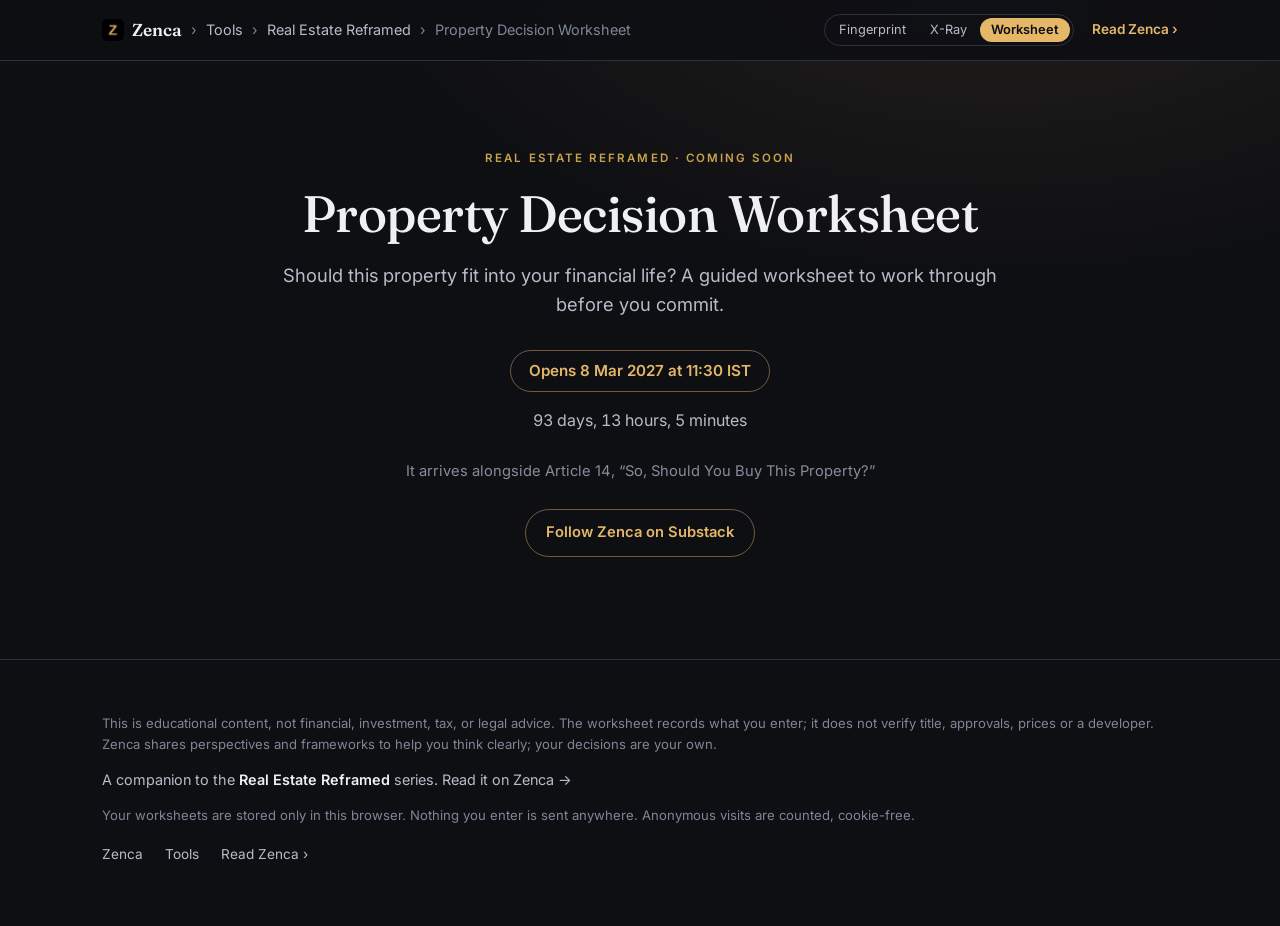
<file: worksheet/index.html>
<!DOCTYPE html>
<html lang="en">
<head>
  <meta charset="UTF-8" />
  <meta name="viewport" content="width=device-width, initial-scale=1.0" />
  <title>Property Decision Worksheet | Real Estate Reframed</title>
  <meta name="description" content="Should this property fit into your financial life? A guided worksheet to work through before you emotionally commit, on your own, with a partner or with an adviser. No score, no verdict." />
  <link rel="icon" type="image/png" href="favicon.png" />
  <link rel="apple-touch-icon" href="favicon.png" />
  <link rel="preconnect" href="https://fonts.googleapis.com" />
  <link rel="preconnect" href="https://fonts.gstatic.com" crossorigin />
  <link href="https://fonts.googleapis.com/css2?family=Fraunces:ital,opsz,wght@0,9..144,400;0,9..144,500;0,9..144,600;1,9..144,400&family=Inter:wght@400;500;600&display=swap" rel="stylesheet" />
  <link rel="stylesheet" href="style.css?v=b47285ee77" />
  <!-- zenca-deploy:start (owned by the deployment chat; see build-deploy-planning.md) -->
  <meta property="og:type" content="website" />
  <meta property="og:site_name" content="Zenca" />
  <meta property="og:title" content="Property Decision Worksheet | Real Estate Reframed" />
  <meta property="og:description" content="Should this property fit into your financial life? A guided worksheet to work through before you emotionally commit. No score, no verdict." />
  <meta property="og:url" content="https://real-estate-reframed.zenca.global/worksheet/" />
  <meta property="og:image" content="https://real-estate-reframed.zenca.global/_shared/og/worksheet.png" />
  <meta property="og:image:width" content="1200" />
  <meta property="og:image:height" content="630" />
  <meta name="twitter:card" content="summary_large_image" />
  <link rel="canonical" href="https://real-estate-reframed.zenca.global/worksheet/" />
  <link rel="stylesheet" href="../_shared/site.css?v=f06904db3f" />
  <script src="../_shared/site.js?v=5ad6949207" data-zenca-tool="worksheet" data-zenca-analytics="self"></script>
  <script data-goatcounter="https://real-estate-reframed.goatcounter.com/count" data-goatcounter-settings='{"no_onload": true}' async src="https://gc.zgo.at/count.js"></script>
  <!-- zenca-deploy:end -->
</head>
<body>
  <header class="topbar">
    <div class="wrap topbar-inner">
      <nav class="crumbs" aria-label="Breadcrumb">
        <a class="crumb-brand" href="https://zenca.global"><img class="crumb-logo" src="favicon.png" alt="" width="22" height="22" />Zenca</a>
        <!-- zenca-deploy:start --><span class="zenca-rer-mobile"><span class="crumb-sep" aria-hidden="true">›</span><a data-zenca-link="hub" href="../">Real Estate Reframed</a></span><!-- zenca-deploy:end -->
        <span class="crumb-rest">
          <span class="crumb-sep" aria-hidden="true">›</span>
          <a href="https://zenca.global/tools">Tools</a>
          <!-- zenca-deploy:start --><span class="zenca-rer-crumb"><span class="crumb-sep" aria-hidden="true">›</span><a data-zenca-link="hub" href="../">Real Estate Reframed</a></span><!-- zenca-deploy:end -->
          <span class="crumb-sep" aria-hidden="true">›</span>
          <a class="crumb-current" href="#/" aria-current="page">Property Decision Worksheet</a>
        </span>
      </nav>
      <div class="topbar-right">
        <!-- zenca-deploy:start --><nav class="zenca-switch" aria-label="Real Estate Reframed tools"><a data-zenca-link="fingerprint" href="../fingerprint/">Fingerprint</a><a data-zenca-link="xray" href="../x-ray/">X-Ray</a><a data-zenca-link="worksheet" href="../worksheet/" aria-current="page">Worksheet</a></nav><!-- zenca-deploy:end -->
        <a class="top-link" data-tool="xray" href="#" hidden>Property X-Ray</a>
        <a class="read-zenca" href="https://zencaglobal.substack.com/" target="_blank" rel="noopener">Read Zenca <span aria-hidden="true">›</span></a>
      </div>
    </div>
  </header>

  <div id="app" aria-live="polite"></div>

  <footer class="site-foot">
    <div class="wrap">
      <p class="disclaimer">
        This is educational content, not financial, investment, tax, or legal advice. The worksheet records what you
        enter; it does not verify title, approvals, prices or a developer.<br />
        Zenca shares perspectives and frameworks to help you think clearly; your decisions are your own.
      </p>
      <!-- zenca-deploy:start -->
      <p class="colophon">
        A companion to the <strong>Real Estate Reframed</strong> series.
        <a data-zenca-link="series" href="https://zenca.global/p/real-estate-reframed-series" target="_blank" rel="noopener">Read it on Zenca &rarr;</a>
      </p>
      <p class="colophon privacy-note">Your worksheets are stored only in this browser. Nothing you enter is sent anywhere. Anonymous visits are counted, cookie-free.</p>
      <!-- zenca-deploy:end -->
      <nav class="foot-nav" aria-label="Zenca">
        <a href="https://zenca.global">Zenca</a>
        <a href="https://zenca.global/tools">Tools</a>
        <a data-tool="xray" href="#" hidden>Property Decision X-Ray</a>
        <a data-tool="fingerprint" href="#" hidden>Housing System Fingerprint Explorer</a>
        <a href="https://zencaglobal.substack.com/" target="_blank" rel="noopener">Read Zenca &rsaquo;</a>
      </nav>
    </div>
  </footer>

  <script src="calc.js?v=e91e347c2e"></script>
  <script src="content.js?v=4e3a78e571"></script>
  <script src="handoff.js?v=605564daf8"></script>
  <script src="app.js?v=6b0565d9d1"></script>
</body>
</html>
</file>
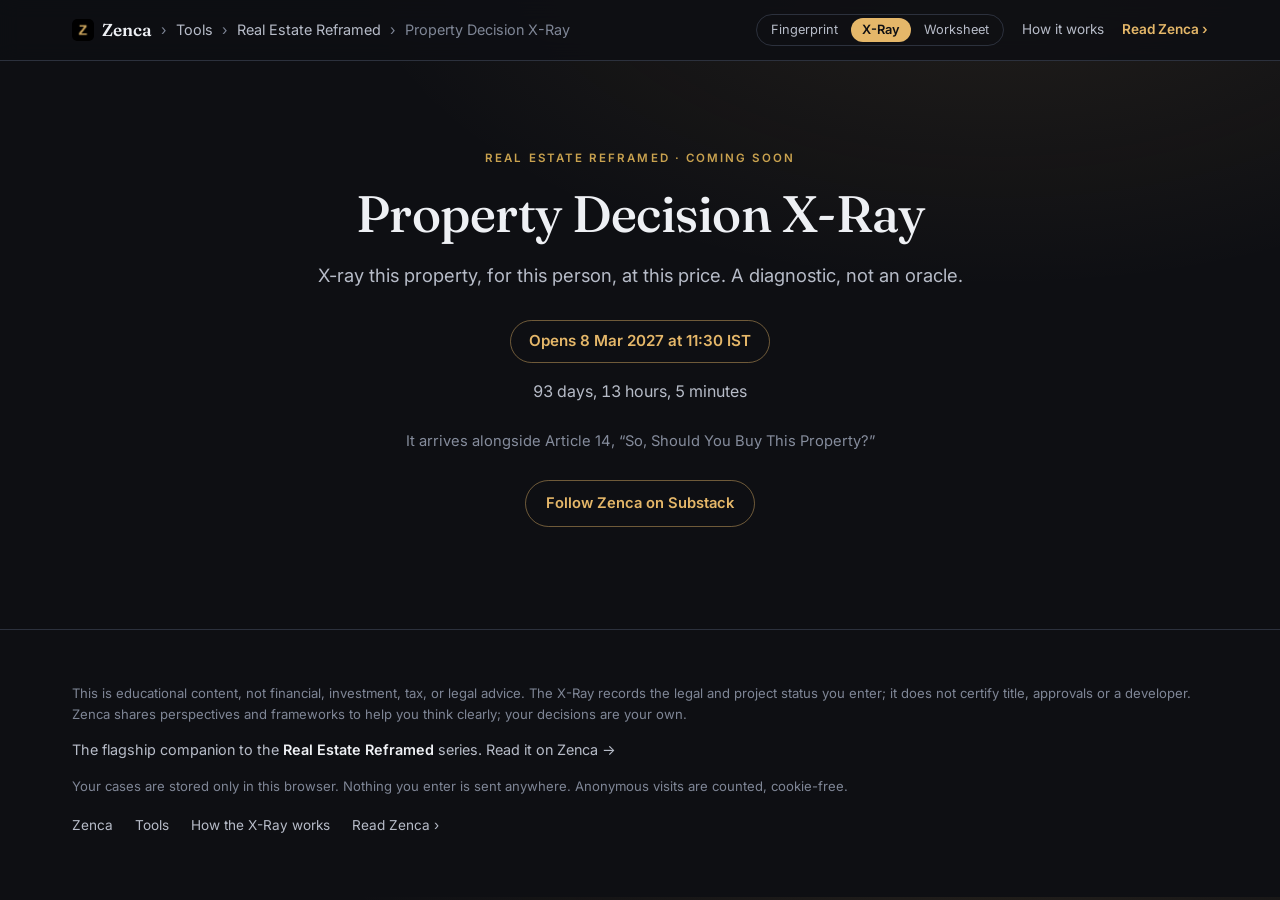
<file: x-ray/index.html>
<!DOCTYPE html>
<html lang="en">
<head>
  <meta charset="UTF-8" />
  <meta name="viewport" content="width=device-width, initial-scale=1.0" />
  <title>Property Decision X-Ray | Real Estate Reframed</title>
  <meta name="description" content="X-ray this property, for this person, at this price. A diagnostic, not an oracle: what the purchase depends on, what your household can survive, and what remains unresolved." />
  <link rel="icon" type="image/png" href="favicon.png" />
  <link rel="apple-touch-icon" href="favicon.png" />
  <link rel="preconnect" href="https://fonts.googleapis.com" />
  <link rel="preconnect" href="https://fonts.gstatic.com" crossorigin />
  <link href="https://fonts.googleapis.com/css2?family=Fraunces:opsz,wght@9..144,400;9..144,500;9..144,600&family=Inter:wght@400;500;600&display=swap" rel="stylesheet" />
  <link rel="stylesheet" href="style.css?v=aec2ec3c87" />
  <!-- zenca-deploy:start (owned by the deployment chat; see build-deploy-planning.md) -->
  <meta property="og:type" content="website" />
  <meta property="og:site_name" content="Zenca" />
  <meta property="og:title" content="Property Decision X-Ray | Real Estate Reframed" />
  <meta property="og:description" content="X-ray this property, for this person, at this price. What the purchase depends on, what your household can survive, and what remains unresolved. No score, no verdict." />
  <meta property="og:url" content="https://real-estate-reframed.zenca.global/x-ray/" />
  <meta property="og:image" content="https://real-estate-reframed.zenca.global/_shared/og/x-ray.png" />
  <meta property="og:image:width" content="1200" />
  <meta property="og:image:height" content="630" />
  <meta name="twitter:card" content="summary_large_image" />
  <link rel="canonical" href="https://real-estate-reframed.zenca.global/x-ray/" />
  <link rel="stylesheet" href="../_shared/site.css?v=f06904db3f" />
  <script src="../_shared/site.js?v=5ad6949207" data-zenca-tool="xray"></script>
  <script data-goatcounter="https://real-estate-reframed.goatcounter.com/count" data-goatcounter-settings='{"no_onload": true}' async src="https://gc.zgo.at/count.js"></script>
  <!-- zenca-deploy:end -->
</head>
<body>
  <header class="topbar">
    <div class="wrap topbar-inner">
      <nav class="crumbs" aria-label="Breadcrumb">
        <a class="crumb-brand" href="https://zenca.global"><img class="crumb-logo" src="favicon.png" alt="" width="22" height="22" />Zenca</a>
        <!-- zenca-deploy:start --><span class="zenca-rer-mobile"><span class="crumb-sep" aria-hidden="true">›</span><a data-zenca-link="hub" href="../">Real Estate Reframed</a></span><!-- zenca-deploy:end -->
        <span class="crumb-rest">
          <span class="crumb-sep" aria-hidden="true">›</span>
          <a href="https://zenca.global/tools">Tools</a>
          <!-- zenca-deploy:start --><span class="zenca-rer-crumb"><span class="crumb-sep" aria-hidden="true">›</span><a data-zenca-link="hub" href="../">Real Estate Reframed</a></span><!-- zenca-deploy:end -->
          <span class="crumb-sep" aria-hidden="true">›</span>
          <a class="crumb-current" href="#/" aria-current="page">Property Decision X-Ray</a>
        </span>
      </nav>
      <div class="topbar-right">
        <!-- zenca-deploy:start --><nav class="zenca-switch" aria-label="Real Estate Reframed tools"><a data-zenca-link="fingerprint" href="../fingerprint/">Fingerprint</a><a data-zenca-link="xray" href="../x-ray/" aria-current="page">X-Ray</a><a data-zenca-link="worksheet" href="../worksheet/">Worksheet</a></nav><!-- zenca-deploy:end -->
        <a class="top-link" href="#/method">How it works</a>
        <a class="read-zenca" href="https://zencaglobal.substack.com/" target="_blank" rel="noopener">Read Zenca <span aria-hidden="true">›</span></a>
      </div>
    </div>
  </header>

  <div id="app" aria-live="polite"></div>

  <footer class="site-foot">
    <div class="wrap">
      <p class="disclaimer">
        This is educational content, not financial, investment, tax, or legal advice. The X-Ray records the
        legal and project status you enter; it does not certify title, approvals or a developer.<br />
        Zenca shares perspectives and frameworks to help you think clearly; your decisions are your own.
      </p>
      <!-- zenca-deploy:start -->
      <p class="colophon">
        The flagship companion to the <strong>Real Estate Reframed</strong> series.
        <a data-zenca-link="series" href="https://zenca.global/p/real-estate-reframed-series" target="_blank" rel="noopener">Read it on Zenca &rarr;</a>
      </p>
      <p class="colophon privacy-note">Your cases are stored only in this browser. Nothing you enter is sent anywhere. Anonymous visits are counted, cookie-free.</p>
      <!-- zenca-deploy:end -->
      <nav class="foot-nav" aria-label="Zenca">
        <a href="https://zenca.global">Zenca</a>
        <a href="https://zenca.global/tools">Tools</a>
        <a href="#/method">How the X-Ray works</a>
        <a href="https://zencaglobal.substack.com/" target="_blank" rel="noopener">Read Zenca &rsaquo;</a>
      </nav>
    </div>
  </footer>

  <script src="engine.js?v=7a7fe744f7"></script>
  <script src="data.js?v=f6efcf91a0"></script>
  <script src="app.js?v=3a29a7f8e8"></script>
</body>
</html>
</file>
<file: _shared/page.css>
/* ============================================================
   Real Estate Reframed: hub and Methodology & Concepts pages
   Same Zenca system as the tools: dark + gold, Fraunces + Inter.
   (Owned by the deployment chat.)
   ============================================================ */
:root {
  --bg: #0e0f13; --bg-2: #15171d; --card: #1a1d25; --card-2: #21252f; --line: #2c313d;
  --ink: #eef0f4; --ink-soft: #b7bcc8; --ink-mute: #858c9c;
  --gold: #e5b769; --gold-soft: #c9a24f; --gold-dim: rgba(229,183,105,0.14);
  --radius: 16px; --wrap: 1100px; --read: 760px;
}
* { box-sizing: border-box; }
html { scroll-padding-top: 76px; }
body {
  margin: 0; overflow-x: hidden;
  background: radial-gradient(1100px 600px at 78% -8%, rgba(229,183,105,0.10), transparent 60%), var(--bg);
  color: var(--ink); font-family: "Inter", system-ui, -apple-system, "Segoe UI", sans-serif; line-height: 1.6;
  -webkit-font-smoothing: antialiased;
}
.wrap { max-width: var(--wrap); margin: 0 auto; padding: 0 22px; }
.read { max-width: var(--read); }
h1, h2, h3 { font-family: "Fraunces", Georgia, serif; font-weight: 500; line-height: 1.15; letter-spacing: -0.01em; margin: 0; }
a { color: var(--gold); }
strong { font-weight: 600; color: var(--ink); }
:focus-visible { outline: 2px solid var(--gold); outline-offset: 2px; border-radius: 4px; }
.sr { position: absolute; width: 1px; height: 1px; overflow: hidden; clip: rect(0 0 0 0); white-space: nowrap; }
.skip { position: absolute; left: -999px; top: 8px; background: var(--gold); color: var(--bg); padding: 8px 14px; border-radius: 8px; z-index: 100; }
.skip:focus { left: 12px; }

/* Top bar: same pattern as the tools */
.topbar { position: sticky; top: 0; z-index: 50; background: rgba(14,15,19,0.92); border-bottom: 1px solid var(--line); }
.topbar-inner { display: flex; align-items: center; justify-content: space-between; height: 60px; gap: 12px; }
.crumbs { display: flex; align-items: center; gap: 9px; min-width: 0; font-size: 0.9rem; }
.crumbs a { color: var(--ink-soft); text-decoration: none; white-space: nowrap; }
.crumbs a:hover { color: var(--gold); }
.crumb-brand { display: inline-flex; align-items: center; gap: 8px; font-family: "Fraunces", serif; font-weight: 600; font-size: 1.08rem; color: var(--ink) !important; }
.crumb-logo { width: 22px; height: 22px; border-radius: 5px; display: block; }
.crumb-sep { color: var(--ink-mute); }
.crumb-current { color: var(--ink-mute) !important; overflow: hidden; text-overflow: ellipsis; white-space: nowrap; }
.topbar-right { display: flex; align-items: center; gap: 18px; }
.read-zenca { color: var(--gold); text-decoration: none; font-weight: 600; font-size: 0.85rem; white-space: nowrap; }
@media (max-width: 720px) { .crumb-tools, .crumb-tools-sep { display: none; } }
@media (max-width: 420px) { .read-zenca { display: none; } }

/* Shared bits */
.eyebrow { text-transform: uppercase; letter-spacing: 0.18em; font-size: 0.72rem; color: var(--gold-soft); font-weight: 600; margin: 0 0 16px; }
.lede { font-size: clamp(1.04rem, 2vw, 1.22rem); color: var(--ink-soft); margin: 0 0 22px; }
.btn { display: inline-block; padding: 11px 20px; border-radius: 999px; background: var(--gold); color: var(--bg) !important; font-weight: 600; text-decoration: none; font-size: 0.95rem; }
.btn:hover { background: #f0c780; }
.btn-ghost { background: transparent; color: var(--gold) !important; border: 1px solid rgba(229,183,105,0.45); }
.btn-ghost:hover { background: var(--gold-dim); }
.btn.zenca-unlinked { background: var(--card-2); color: var(--ink-mute) !important; }
.actions { display: flex; flex-wrap: wrap; gap: 12px; margin: 26px 0 0; }
.section { padding: 46px 0; border-top: 1px solid var(--line); }
.section h2 { font-size: clamp(1.5rem, 3vw, 2rem); margin-bottom: 10px; }
.section-intro { color: var(--ink-soft); margin: 0 0 26px; }

/* ---------- Hub ---------- */
.hero { padding: 72px 0 46px; }
.hero h1 { font-size: clamp(2.4rem, 6vw, 4rem); margin-bottom: 18px; }
.hero .lede { margin: 0 0 22px; line-height: 1.5; }
.hero p.body { color: var(--ink-soft); font-size: 1.02rem; line-height: 1.65; margin: 0 0 12px; }
.hero .lede br { display: block; }
@media (max-width: 720px) { .hero .lede br { display: none; } }

.tools { display: grid; grid-template-columns: repeat(3, 1fr); gap: 16px; }
.tool { display: flex; flex-direction: column; gap: 10px; padding: 22px; border-radius: var(--radius); border: 1px solid var(--line); background: linear-gradient(180deg, var(--card), var(--bg-2)); }
.tool h3 { font-size: 1.3rem; }
.tool p { margin: 0; color: var(--ink-soft); font-size: 0.95rem; }
.tool .meta { color: var(--ink-mute); font-size: 0.85rem; margin-top: auto; }
.tool .go { font-weight: 600; text-decoration: none; }
.status { align-self: flex-start; font-size: 0.75rem; font-weight: 600; letter-spacing: 0.04em; padding: 3px 10px; border-radius: 999px; border: 1px solid var(--line); color: var(--ink-mute); }
.status.is-open { color: var(--gold); border-color: rgba(229,183,105,0.45); }
.ref-card { margin-top: 16px; display: flex; flex-wrap: wrap; align-items: center; justify-content: space-between; gap: 14px; padding: 18px 22px; border-radius: var(--radius); border: 1px dashed var(--line); }
.ref-card p { margin: 0; color: var(--ink-soft); }

.acts { display: grid; grid-template-columns: repeat(2, 1fr); gap: 16px 28px; }
.act h3 { font-size: 1.1rem; color: var(--gold); margin-bottom: 10px; }
.act ol { list-style: none; margin: 0; padding: 0; }
.act li { display: grid; grid-template-columns: 2.2em 1fr; padding: 8px 0; border-bottom: 1px solid var(--line); }
.act li .n { color: var(--ink-mute); font-variant-numeric: tabular-nums; }
.act li a { color: var(--ink); text-decoration: none; }
.act li a:hover { color: var(--gold); }
.act li .zenca-unlinked { color: var(--ink-soft); }

@media (max-width: 900px) { .tools { grid-template-columns: 1fr; } .acts { grid-template-columns: 1fr; } }

/* ---------- Methodology (tabbed) ---------- */
.m-page .wrap { max-width: 1240px; }
.m-head { display: grid; grid-template-columns: auto minmax(0, 1fr); gap: 8px 44px; align-items: end; padding: 26px 0 16px; }
.m-head h1 { font-size: clamp(1.9rem, 3.6vw, 2.6rem); white-space: nowrap; }
.m-head .eyebrow { margin-bottom: 8px; }
.m-head .lede { margin: 0 0 4px; font-size: 1.05rem; }
.m-sub { margin: 0; color: var(--ink-mute); font-size: 0.88rem; }
.tabs { display: flex; gap: 6px; border-bottom: 1px solid var(--line); overflow-x: auto; scrollbar-width: none; }
.tabs::-webkit-scrollbar { display: none; }
.tabs button { flex: 0 0 auto; font: 500 0.9rem/1.2 "Inter", sans-serif; color: var(--ink-soft); background: none; border: 0; border-bottom: 2px solid transparent; padding: 11px 13px 10px; cursor: pointer; white-space: nowrap; }
.tabs button:hover { color: var(--ink); }
.tabs button[aria-selected="true"] { color: var(--gold); border-bottom-color: var(--gold); }
.panel { padding: 14px 0 4px; }
.panel h2 { font-size: 1.3rem; margin-bottom: 4px; }
.panel-intro { color: var(--ink-soft); margin: 0 0 12px; font-size: 0.9rem; }
.panel-head { display: flex; align-items: center; justify-content: space-between; gap: 6px 24px; margin-bottom: 12px; }
.panel-head .panel-intro { margin: 0; }
.subtabs { flex: 0 0 auto; display: inline-flex; gap: 4px; padding: 3px; border: 1px solid var(--line); border-radius: 999px; }
.subtabs button { font: 500 0.82rem/1.2 "Inter", sans-serif; color: var(--ink-soft); background: none; border: 0; border-radius: 999px; padding: 6px 12px; cursor: pointer; white-space: nowrap; }
.subtabs button[aria-pressed="true"] { background: var(--gold); color: var(--bg); font-weight: 600; }
.grid { display: grid; gap: 10px; margin: 0 0 12px; }
.g2 { grid-template-columns: repeat(2, minmax(0, 1fr)); }
.g3 { grid-template-columns: repeat(3, minmax(0, 1fr)); }
.card { padding: 12px 16px; border: 1px solid var(--line); border-radius: 12px; background: var(--card); }
.card h3 { font-family: "Inter", sans-serif; font-size: 0.95rem; font-weight: 600; margin-bottom: 4px; color: var(--ink); }
.card p { margin: 0; color: var(--ink-soft); font-size: 0.87rem; line-height: 1.46; }
.concept h3 { font-family: "Fraunces", serif; font-weight: 500; font-size: 1.08rem; margin-bottom: 2px; }
.concept h3 a.anchor { color: inherit; text-decoration: none; }
.concept h3 a.anchor:hover { color: var(--gold); }
.concept p.origin { font-size: 0.78rem; color: var(--ink-mute); margin: 0 0 5px; }
.concept .origin a { color: var(--gold-soft); }
.card.flash { border-color: var(--gold); box-shadow: 0 0 0 3px var(--gold-dim); }
.layers { display: grid; grid-template-columns: repeat(4, minmax(0, 1fr)); gap: 12px; margin: 14px 0; padding: 0; list-style: none; counter-reset: layer; }
.layers li { position: relative; padding: 16px 18px; border: 1px solid var(--line); border-radius: 12px; background: var(--card); }
.layers li + li:before { content: "→"; position: absolute; left: -12px; top: 50%; transform: translate(-50%, -50%); color: var(--gold-soft); }
.layers li h3 { font-size: 1.15rem; color: var(--gold); margin-bottom: 6px; }
.layers li p { margin: 0 0 6px; color: var(--ink-soft); font-size: 0.9rem; }
.layers li p.q { color: var(--ink); }
.note { padding: 10px 16px; border-left: 3px solid var(--gold-soft); background: var(--gold-dim); border-radius: 0 10px 10px 0; color: var(--ink-soft); margin: 4px 0 10px; font-size: 0.92rem; }
.note strong { color: var(--gold); display: block; margin-bottom: 2px; }
.two-col { display: grid; grid-template-columns: repeat(2, minmax(0, 1fr)); gap: 12px 32px; }
.stack { list-style: none; margin: 10px 0 0; padding: 0; display: grid; gap: 10px; }
.stack .card { padding: 9px 14px; }
.stack .card h3 { margin-bottom: 2px; }
.bounds { color: var(--ink-soft); padding-left: 1.2em; margin: 10px 0 0; }
.bounds li { margin: 8px 0; }
.closing p { color: var(--ink-soft); margin: 10px 0 0; }
.closing p.q { color: var(--ink); font-family: "Fraunces", serif; font-size: 1.15rem; line-height: 1.45; margin-top: 16px; }
.src-wrap { max-height: calc(100vh - 420px); min-height: 260px; overflow: auto; border: 1px solid var(--line); border-radius: 12px; background: var(--card); }
.src { width: 100%; border-collapse: collapse; font-size: 0.84rem; }
.src th { position: sticky; top: 0; background: var(--card-2); color: var(--gold-soft); font-weight: 600; text-align: left; padding: 9px 12px; white-space: nowrap; }
.src td { padding: 8px 12px; border-top: 1px solid var(--line); color: var(--ink-soft); vertical-align: top; }
.src td:first-child { min-width: 320px; }
.src td:nth-child(n+2) { white-space: nowrap; }
.src a { color: var(--ink); text-decoration: none; }
.src a:hover { color: var(--gold); text-decoration: underline; }
.src-pub { display: block; font-size: 0.76rem; color: var(--ink-mute); }
.src-cited { display: block; font-size: 0.78rem; color: var(--ink-mute); margin-top: 2px; }
.src-filter { flex: 0 0 auto; display: inline-flex; align-items: center; gap: 8px; font-size: 0.85rem; color: var(--ink-mute); }
.src-filter select { max-width: 360px; font: 500 0.85rem "Inter", sans-serif; color: var(--ink); background: var(--card-2); border: 1px solid var(--line); border-radius: 8px; padding: 7px 10px; }
.src-empty { margin: 0; padding: 16px; color: var(--ink-mute); }
.src-foot { margin: 10px 0 0; color: var(--ink-mute); font-size: 0.85rem; }
.closing-q { margin: 18px 0 0; color: var(--ink); font-family: "Fraunces", serif; font-size: 1.15rem; line-height: 1.45; }
@media (max-width: 1023px) { .g3, .layers { grid-template-columns: repeat(2, minmax(0, 1fr)); } .layers li:nth-child(3):before { display: none; } .m-head { grid-template-columns: 1fr; } .panel-head { flex-wrap: wrap; } }
@media (max-width: 767px) { .g2, .g3, .layers, .two-col { grid-template-columns: 1fr; } .layers li + li:before { display: none; } .src-wrap { max-height: 70vh; } .src td:first-child { min-width: 240px; } }

/* Footer */
.site-foot { border-top: 1px solid var(--line); padding: 36px 0 56px; margin-top: 40px; }
.disclaimer { color: var(--ink-mute); font-size: 0.82rem; margin: 0 0 10px; }
.colophon { color: var(--ink-soft); font-size: 0.9rem; margin: 0 0 8px; }
.colophon a { color: var(--gold); text-decoration: none; }
.foot-nav { display: flex; flex-wrap: wrap; gap: 8px 22px; margin-top: 16px; }
.foot-nav a { color: var(--ink-soft); text-decoration: none; font-size: 0.85rem; }
.foot-nav a:hover { color: var(--gold); }

@media print {
  body { background: #fff; color: #111; }
  .topbar, .tabs, .subtabs, .site-foot .foot-nav, .actions { display: none !important; }
  [role="tabpanel"][hidden], .cgroup[hidden] { display: block !important; content-visibility: visible !important; }
  .src-wrap { max-height: none; overflow: visible; }
  .card, .layers li, .tool { background: #fff; border-color: #ccc; }
  .card p, .row p, .concept p, .m-section > p, .layers li p { color: #222; }
}
</file>
<file: _shared/site.css>
/* ============================================================
   Real Estate Reframed: shared deploy UI (owned by the deployment chat)
   Styles only elements the deploy layer adds to the tools:
   series crumb, tool switcher, locked-page teaser, preview tag.
   Every class is zenca-prefixed so nothing collides with a tool's CSS.
   Rules: the top bar stays one 60px line; nothing sticky or blurred;
   everything here is hidden in print.
   ============================================================ */

/* Series crumb (desktop, inside .crumb-rest) */
.zenca-rer-crumb { display: inline-flex; align-items: center; gap: 9px; white-space: nowrap; }
.zenca-rer-crumb a { color: #b7bcc8; text-decoration: none; }
.zenca-rer-crumb a:hover { color: #e5b769; }

/* Series crumb (phones, next to the Zenca mark) */
.zenca-rer-mobile { display: none; align-items: center; gap: 9px; white-space: nowrap; }
.zenca-rer-mobile a { color: #b7bcc8 !important; text-decoration: none; }

/* Tool switcher (wide screens only) */
.zenca-switch { display: inline-flex; align-items: center; gap: 2px; padding: 3px; border: 1px solid #2c313d; border-radius: 999px; }
.zenca-switch a { color: #b7bcc8; text-decoration: none; font-size: 0.8rem; padding: 4px 11px; border-radius: 999px; white-space: nowrap; line-height: 1.3; }
.zenca-switch a:hover { color: #e5b769; }
.zenca-switch a[aria-current="page"] { color: #0e0f13; background: #e5b769; font-weight: 600; }

@media (max-width: 1180px) { .zenca-switch { display: none; } }
@media (max-width: 720px) {
  .zenca-rer-crumb { display: none !important; }
  .zenca-rer-mobile { display: inline-flex; }
  /* Phones show "Zenca › Real Estate Reframed" only, the same in every tool
     (the X-Ray and Worksheet already hide .crumb-rest at this width). */
  .crumbs .zenca-rer-mobile ~ .crumb-rest { display: none !important; }
}

/* Links that are not live yet render as plain text */
.zenca-unlinked { color: inherit; }
.zenca-opens { color: #858c9c; font-size: 0.9em; }

/* ---------- Locked page ---------- */
html.zenca-locked #app,
html.zenca-locked .drawer,
html.zenca-locked .drawer-scrim,
html.zenca-locked .skip { display: none !important; }

.zenca-teaser { padding: 88px 22px 72px; }
.zenca-teaser-inner { max-width: 720px; margin: 0 auto; text-align: center; }
.zenca-teaser-eyebrow { text-transform: uppercase; letter-spacing: 0.18em; font-size: 0.72rem; color: #c9a24f; font-weight: 600; margin: 0 0 18px; }
.zenca-teaser-title { font-family: "Fraunces", Georgia, serif; font-weight: 500; font-size: clamp(2rem, 5vw, 3.2rem); line-height: 1.12; letter-spacing: -0.01em; margin: 0 0 18px; color: #eef0f4; }
.zenca-teaser-line { color: #b7bcc8; font-size: clamp(1rem, 2vw, 1.15rem); line-height: 1.6; margin: 0 auto 30px; max-width: 60ch; }
.zenca-teaser-when { display: inline-block; margin: 0 0 10px; padding: 8px 18px; border: 1px solid rgba(229,183,105,0.45); border-radius: 999px; color: #e5b769; font-weight: 600; font-size: 0.95rem; }
.zenca-teaser-countdown { color: #b7bcc8; font-variant-numeric: tabular-nums; margin: 6px 0 26px; }
.zenca-teaser-note { color: #858c9c; font-size: 0.92rem; margin: 0 0 26px; }
.zenca-teaser-actions { display: flex; flex-wrap: wrap; justify-content: center; gap: 12px; margin: 0; }
.zenca-btn { display: inline-block; padding: 11px 20px; border-radius: 999px; background: #e5b769; color: #0e0f13 !important; font-weight: 600; text-decoration: none; font-size: 0.92rem; }
.zenca-btn:hover { background: #f0c780; }
.zenca-btn-ghost { background: transparent; color: #e5b769 !important; border: 1px solid rgba(229,183,105,0.45); }
.zenca-btn-ghost:hover { background: rgba(229,183,105,0.12); }

/* Preview indicator (only with ?unlock=all or ?now=) */
.zenca-preview-tag { position: fixed; left: 12px; bottom: 12px; z-index: 60; background: #21252f; color: #eef0f4; border: 1px solid #c9a24f; border-radius: 8px; padding: 6px 10px; font: 600 0.75rem/1.3 "Inter", system-ui, sans-serif; }
.zenca-preview-tag a { color: #e5b769; }

@media print {
  .zenca-deploy-ui, .zenca-switch, .zenca-rer-crumb, .zenca-rer-mobile, .zenca-preview-tag { display: none !important; }
}
</file>
<file: fingerprint/style.css>
/* ============================================================
   Housing System Fingerprint Explorer — Real Estate Reframed
   Zenca design system: dark + gold/amber, Fraunces + Inter,
   shared with FIRE Reframed, The Price of Advice and the
   Property Decision X-Ray. Country colours are identity only:
   always paired with a marker shape and a country code.
   ============================================================ */

:root {
  --bg:        #0e0f13;
  --bg-2:      #15171d;
  --card:      #1a1d25;
  --card-2:    #21252f;
  --cell:      #262b36;
  --line:      #2c313d;
  --ink:       #eef0f4;
  --ink-soft:  #b7bcc8;
  --ink-mute:  #858c9c;
  --gold:      #e5b769;
  --gold-soft: #c9a24f;
  --gold-dim:  rgba(229,183,105,0.14);
  --cool:      #8fa9cc;
  --cool-dim:  rgba(143,169,204,0.12);
  --radius:    16px;
  --wrap:      1760px;
  --nav:       45px;
  --shadow:    0 18px 50px rgba(0,0,0,0.45);
  --top:       60px;
  color-scheme: dark;
}

* { box-sizing: border-box; }
[hidden] { display: none !important; }
html { scroll-behavior: smooth; scroll-padding-top: 170px; font-size: 15px; }
body {
  margin: 0;
  background: radial-gradient(1100px 600px at 78% -8%, rgba(229,183,105,0.10), transparent 60%) no-repeat, var(--bg);
  min-height: 100vh; display: flex; flex-direction: column;
  color: var(--ink);
  font-family: "Inter", system-ui, -apple-system, "Segoe UI", sans-serif;
  line-height: 1.6;
  -webkit-font-smoothing: antialiased;
  overflow-x: hidden;
}
.wrap { max-width: var(--wrap); margin: 0 auto; padding: 0 22px; }
h1, h2, h3, h4 { font-family: "Fraunces", Georgia, "Times New Roman", serif; font-weight: 500; line-height: 1.15; letter-spacing: -0.01em; }
em { color: var(--gold); font-style: italic; }
strong, b { color: var(--ink); font-weight: 600; }
a { color: var(--gold); }
button { font: inherit; color: inherit; }
:focus-visible { outline: 2px solid var(--gold); outline-offset: 2px; border-radius: 6px; }
#app:focus { outline: none; }
.sr { position: absolute; width: 1px; height: 1px; overflow: hidden; clip: rect(0 0 0 0); white-space: nowrap; }
.skip { position: absolute; left: -999px; top: 8px; z-index: 100; background: var(--gold); color: #17130a; padding: 8px 14px; border-radius: 8px; font-weight: 600; }
.skip:focus { left: 12px; }
.muted { color: var(--ink-mute); }

/* ---------- Top bar (shared Zenca pattern) ---------- */
.topbar { position: sticky; top: 0; z-index: 50; background: rgba(14,15,19,0.88); backdrop-filter: blur(10px); border-bottom: 1px solid var(--line); }
.topbar-inner { display: flex; align-items: center; justify-content: space-between; height: var(--top); gap: 12px; }
.crumbs { display: flex; align-items: center; gap: 9px; min-width: 0; font-size: 0.9rem; }
.crumbs a { color: var(--ink-soft); text-decoration: none; white-space: nowrap; transition: color 0.15s; }
.crumbs a:hover { color: var(--gold); }
.crumb-brand { display: inline-flex; align-items: center; gap: 8px; font-family: "Fraunces", serif; font-weight: 600; font-size: 1.08rem; color: var(--ink) !important; }
.crumb-logo { width: 22px; height: 22px; border-radius: 5px; display: block; }
.crumb-rest { display: inline-flex; align-items: center; gap: 9px; min-width: 0; }
.crumb-sep { color: var(--ink-mute); }
.crumb-current { color: var(--ink-mute) !important; overflow: hidden; text-overflow: ellipsis; }
.topbar-right { display: flex; align-items: center; gap: 18px; }
.top-link { color: var(--ink-soft); text-decoration: none; font-size: 0.85rem; white-space: nowrap; }
.top-link:hover { color: var(--gold); }
.read-zenca { color: var(--gold); text-decoration: none; font-weight: 600; font-size: 0.85rem; white-space: nowrap; }
.read-zenca:hover { text-decoration: underline; }

/* ---------- Hero ---------- */
.hero { padding: 74px 0 38px; }
.hero-sm { padding: 48px 0 18px; }
.eyebrow { text-transform: uppercase; letter-spacing: 0.18em; font-size: 0.72rem; color: var(--gold-soft); font-weight: 600; margin: 0 0 18px; }
.hero h1 { font-size: clamp(2.1rem, 5.2vw, 3.6rem); margin: 0 0 22px; }
.lede { font-size: clamp(1.02rem, 2vw, 1.2rem); color: var(--ink-soft); margin: 0 0 26px; }
.guard {
  display: flex; gap: 14px; align-items: flex-start;
  border: 1px solid var(--gold-soft); background: linear-gradient(160deg, rgba(229,183,105,0.10), transparent);
  border-radius: 14px; padding: 14px 18px; margin: 0 0 28px; color: var(--ink-soft); font-size: 0.96rem;
}
.guard-mark { flex: 0 0 auto; color: var(--gold); font-family: "Fraunces", serif; font-size: 1.3rem; line-height: 1.2; }
.guard b { color: var(--ink); }
.hero-a3 { color: var(--ink-soft); font-size: 0.95rem; margin: -10px 0 26px; }
.hero-a3 a { font-style: italic; }
.hero-nav { display: flex; flex-wrap: wrap; gap: 10px; }
.hero-nav a {
  font-size: 0.85rem; color: var(--ink-soft); text-decoration: none;
  border: 1px solid var(--line); border-radius: 999px; padding: 7px 14px;
  transition: border-color 0.15s, color 0.15s, background 0.15s;
}
.hero-nav a:hover { border-color: var(--gold-soft); color: var(--gold); background: var(--gold-dim); }
.cue { font-family: "Fraunces", serif; font-style: italic; color: var(--gold); font-size: clamp(1.15rem, 2.4vw, 1.45rem); margin: 0; }

/* ---------- Sections ---------- */
.part { padding: 56px 0; border-top: 1px solid var(--line); scroll-margin-top: 70px; }
.part-head { margin-bottom: 28px; }
.part-num { display: inline-block; font-size: 0.72rem; font-weight: 700; letter-spacing: 0.16em; text-transform: uppercase; color: var(--gold-soft); border: 1px solid var(--gold-soft); border-radius: 999px; padding: 3px 11px; margin-bottom: 14px; }
.part-head h2 { font-size: clamp(1.6rem, 3.2vw, 2.3rem); margin: 0 0 12px; }
.part-sub { color: var(--ink-soft); margin: 0; }
.lines span { display: block; }
.lines span + span { margin-top: 0.5em; }
.card { background: linear-gradient(180deg, var(--card), var(--bg-2)); border: 1px solid var(--line); border-radius: var(--radius); padding: 24px; box-shadow: var(--shadow); }
.note { color: var(--ink-mute); font-size: 0.86rem; margin: 14px 0 0; }

/* ---------- Country identity ---------- */
.cb { display: inline-flex; align-items: center; gap: 6px; font-weight: 600; font-size: 0.82rem; color: var(--ink); letter-spacing: 0.04em; white-space: nowrap; }
.cb svg { display: block; flex: 0 0 auto; }
.cb-name { font-weight: 500; letter-spacing: 0; color: var(--ink-soft); }

/* ---------- Four apartments ---------- */
.apts { display: grid; grid-template-columns: repeat(4, 1fr); gap: 12px; margin: 0 0 26px; }
.apt { border: 1px dashed var(--line); border-radius: 12px; padding: 14px 16px; font-size: 0.9rem; color: var(--ink-soft); }
.apt .cb { margin-bottom: 8px; }
.apt-plus { color: var(--ink-mute); padding: 0 2px; }

/* ---------- Country cards ---------- */
.machines { display: grid; grid-template-columns: repeat(2, 1fr); gap: 16px; }
.mcard {
  display: flex; flex-direction: column; gap: 12px; position: relative;
  background: linear-gradient(180deg, var(--card), var(--bg-2)); border: 1px solid var(--line); border-radius: var(--radius);
  padding: 22px 24px; border-top: 3px solid var(--c);
}
.mcard-top { display: flex; align-items: center; justify-content: space-between; gap: 12px; }
.mcard-name { font-family: "Fraunces", serif; font-size: 1.5rem; margin: 0; }
.mcard-label { font-family: "Fraunces", serif; font-style: italic; color: var(--gold); font-size: 1.12rem; margin: -4px 0 2px; line-height: 1.3; }
.mcard p { margin: 0; color: var(--ink-soft); font-size: 0.93rem; }
.mcard-k { display: block; font-size: 0.66rem; letter-spacing: 0.14em; text-transform: uppercase; color: var(--ink-mute); font-weight: 600; margin-bottom: 3px; }
.dni { border-left: 2px solid var(--gold-soft); padding: 8px 12px; background: var(--gold-dim); border-radius: 0 8px 8px 0; }
.dni p { color: var(--ink); }
.mcard-foot { display: flex; justify-content: space-between; align-items: center; gap: 10px; margin-top: auto; padding-top: 4px; flex-wrap: wrap; }
.asof { font-size: 0.76rem; color: var(--ink-mute); }

/* ---------- Buttons / links ---------- */
.btn, .btn-ghost {
  display: inline-flex; align-items: center; justify-content: center; gap: 6px; cursor: pointer; text-decoration: none;
  border-radius: 999px; padding: 9px 18px; font-weight: 600; font-size: 0.88rem; transition: background 0.15s, border-color 0.15s, color 0.15s;
}
.btn { background: var(--card-2); border: 1px solid var(--gold-soft); color: var(--gold); }
.btn:hover { background: var(--gold-dim); }
.btn-ghost { background: transparent; border: 1px solid var(--line); color: var(--ink-soft); }
.btn-ghost:hover { border-color: var(--gold-soft); color: var(--gold); }
.small { padding: 5px 12px; font-size: 0.8rem; }
.linkbtn { background: none; border: 0; padding: 0; color: var(--gold); cursor: pointer; font-size: 0.84rem; font-weight: 500; text-decoration: underline; text-decoration-color: rgba(229,183,105,0.4); text-underline-offset: 3px; }
.linkbtn:hover { text-decoration-color: var(--gold); }

/* ---------- Which is better? ---------- */
.which { margin: 0 0 22px; border: 1px solid var(--line); border-radius: 12px; background: var(--bg-2); }
.which summary { cursor: pointer; padding: 12px 16px; color: var(--ink-soft); font-size: 0.92rem; list-style: none; display: flex; align-items: center; gap: 10px; }
.which summary::-webkit-details-marker { display: none; }
.which summary::before { content: "?"; display: grid; place-items: center; width: 22px; height: 22px; border-radius: 50%; border: 1px solid var(--gold-soft); color: var(--gold); font-size: 0.78rem; font-weight: 700; flex: 0 0 auto; }
.which[open] summary { color: var(--ink); }
.which p { margin: 0; padding: 0 16px 14px 48px; color: var(--ink-soft); font-size: 0.92rem; }

/* ---------- Toolbar ---------- */
.toolbar {
  position: sticky; top: calc(var(--top) + var(--nav)); z-index: 30;
  display: flex; flex-wrap: wrap; align-items: center; gap: 12px 22px;
  padding: 12px 0; margin: 0 0 18px;
  background: rgba(14,15,19,0.97); /* no backdrop-filter: two blurred sticky bars on a very tall page rendered blank in software compositing */
  border-bottom: 1px solid var(--line);
}
.tb-group { display: flex; align-items: center; gap: 8px; flex-wrap: wrap; }
.tb-label { font-size: 0.68rem; letter-spacing: 0.14em; text-transform: uppercase; color: var(--ink-mute); font-weight: 600; margin-right: 2px; }
.chip {
  display: inline-flex; align-items: center; gap: 6px; cursor: pointer;
  background: transparent; border: 1px solid var(--line); border-radius: 999px; padding: 5px 12px 5px 9px;
  color: var(--ink-mute); font-size: 0.82rem; font-weight: 600; transition: border-color 0.15s, color 0.15s, background 0.15s;
}
.chip:hover { border-color: var(--ink-mute); color: var(--ink-soft); }
.chip[aria-pressed="true"] { border-color: var(--c, var(--gold-soft)); color: var(--ink); background: var(--card-2); }
.chip[aria-pressed="false"] svg { opacity: 0.35; }
.chip.fam { padding: 5px 12px; font-weight: 500; }
.chip.fam[aria-pressed="true"] { border-color: var(--gold-soft); color: var(--gold); background: var(--gold-dim); }
.seg { display: inline-flex; border: 1px solid var(--line); border-radius: 999px; overflow: hidden; }
.seg button { background: transparent; border: 0; color: var(--ink-mute); padding: 7px 15px; font-size: 0.84rem; font-weight: 600; cursor: pointer; transition: background 0.15s, color 0.15s; }
.seg button[aria-pressed="true"] { background: var(--gold); color: #17130a; }
.seg.seg-sm button { padding: 5px 12px; font-size: 0.78rem; }
.series-links li .opens { color: var(--gold-soft); font-size: 0.76rem; }
.teaser-links { margin: 14px 0 0; display: flex; flex-wrap: wrap; gap: 8px; }
.switch { display: inline-flex; align-items: center; gap: 9px; cursor: pointer; font-size: 0.84rem; color: var(--ink-soft); user-select: none; }
.switch input { appearance: none; -webkit-appearance: none; width: 34px; height: 20px; border-radius: 999px; background: var(--card-2); border: 1px solid var(--line); position: relative; cursor: pointer; margin: 0; transition: background 0.15s; }
.switch input::after { content: ""; position: absolute; top: 2px; left: 2px; width: 14px; height: 14px; border-radius: 50%; background: var(--ink-mute); transition: transform 0.15s, background 0.15s; }
.switch input:checked { background: var(--cool-dim); border-color: var(--cool); }
.switch input:checked::after { transform: translateX(14px); background: var(--cool); }
.switch input:disabled { opacity: 0.4; }
.switch:has(input:disabled) { color: var(--ink-mute); cursor: default; }
.fam-row { flex-basis: 100%; }

/* ---------- Difference summary ---------- */
.diffsum { border: 1px solid var(--cool); background: var(--cool-dim); border-radius: 12px; padding: 12px 16px; margin: 0 0 20px; font-size: 0.9rem; color: var(--ink-soft); }
.diffsum b { color: var(--ink); }
.diffsum ul { list-style: none; padding: 0; margin: 8px 0 0; display: flex; flex-wrap: wrap; gap: 6px 8px; }
.diffsum li button { background: transparent; border: 1px solid rgba(143,169,204,0.5); color: var(--ink); border-radius: 999px; padding: 3px 11px; font-size: 0.8rem; cursor: pointer; }
.diffsum li button:hover { border-color: var(--cool); }

/* ---------- Legend ---------- */
.legend { display: flex; flex-wrap: wrap; align-items: center; gap: 8px 18px; margin: 0 0 18px; font-size: 0.82rem; color: var(--ink-mute); }
.legend-note { flex-basis: 100%; }

/* ---------- Spectrum: shared track ---------- */
.spec { display: grid; grid-template-columns: minmax(110px, 180px) minmax(0, 1fr) minmax(110px, 180px); align-items: center; gap: 14px; }
.spec-end { font-size: 0.78rem; color: var(--ink-mute); line-height: 1.3; }
.spec-l { text-align: right; }
.spec-r { text-align: left; }
.track { display: grid; grid-template-columns: repeat(5, minmax(0, 1fr)); gap: 3px; }
.cell { background: var(--cell); min-height: 46px; display: flex; align-items: center; justify-content: center; gap: 2px; flex-wrap: wrap; padding: 4px 2px; }
.cell:first-child { border-radius: 9px 0 0 9px; }
.cell:last-child { border-radius: 0 9px 9px 0; }
.mk {
  display: inline-flex; flex-direction: column; align-items: center; gap: 1px; cursor: pointer;
  background: transparent; border: 0; padding: 3px 4px; border-radius: 8px; min-width: 30px;
  transition: background 0.12s, transform 0.12s;
}
.mk:hover { background: rgba(255,255,255,0.06); }
.mk:hover svg { transform: scale(1.12); }
.mk svg { display: block; transition: transform 0.12s; }
.mk-code { font-size: 0.66rem; font-weight: 700; letter-spacing: 0.05em; color: var(--ink-soft); line-height: 1; }
.na-line { grid-column: 2 / 3; font-size: 0.78rem; color: var(--ink-mute); font-style: italic; margin-top: -4px; }

/* compact (lens cards) */
.spec.compact .cell { min-height: 38px; }
.spec.compact .spec-end { font-size: 0.72rem; }

/* ---------- Spectrum: stacked lanes (mobile, single country) ---------- */
.lanes { display: flex; flex-direction: column; gap: 6px; }
.lane-ends { display: flex; justify-content: space-between; gap: 16px; font-size: 0.74rem; color: var(--ink-mute); line-height: 1.3; }
.lane-ends span:last-child { text-align: right; }
.lane { display: grid; grid-template-columns: 52px minmax(0, 1fr); align-items: center; gap: 10px; }
.lane.solo { grid-template-columns: minmax(0, 1fr); }
.lane .track { gap: 2px; }
.lane .cell { min-height: 30px; padding: 2px; }
.lane .mk { min-width: 0; padding: 2px 6px; }
.lane .mk-code { display: none; }
.lane-na { font-size: 0.78rem; color: var(--ink-mute); font-style: italic; }

/* ---------- Families & dimension rows ---------- */
.family { margin: 0 0 38px; scroll-margin-top: 140px; }
.fam-head { display: grid; grid-template-columns: auto 1fr; gap: 4px 14px; align-items: baseline; margin: 0 0 6px; }
.fam-letter { font-family: "Fraunces", serif; color: var(--gold-soft); font-size: 1.5rem; line-height: 1; }
.fam-head h3 { font-size: 1.45rem; margin: 0; }
.fam-q { grid-column: 2; margin: 0; color: var(--ink); font-size: 0.98rem; }
.fam-intro { grid-column: 2; margin: 4px 0 0; color: var(--ink-mute); font-size: 0.9rem; }
.dims { display: flex; flex-direction: column; gap: 10px; margin-top: 16px; }
.dim {
  background: var(--card); border: 1px solid var(--line); border-radius: 14px; padding: 14px 18px 16px;
  scroll-margin-top: 150px; transition: border-color 0.15s;
}
.dim.is-big { border-color: var(--cool); box-shadow: inset 3px 0 0 var(--cool); }
.dim.is-target { border-color: var(--gold-soft); }
.dim-head { display: flex; align-items: center; justify-content: space-between; gap: 10px; margin: 0 0 10px; flex-wrap: wrap; }
.dim-toggle { display: inline-flex; align-items: baseline; gap: 10px; background: none; border: 0; padding: 0; cursor: pointer; text-align: left; color: var(--ink); }
.dim-n { font-family: "Fraunces", serif; color: var(--ink-mute); font-size: 0.95rem; min-width: 1.4em; }
.dim-name { font-family: "Fraunces", serif; font-size: 1.12rem; }
.dim-toggle:hover .dim-name { color: var(--gold); }
.chev { display: inline-block; width: 8px; height: 8px; border-right: 1.5px solid var(--ink-mute); border-bottom: 1.5px solid var(--ink-mute); transform: rotate(45deg) translateY(-3px); transition: transform 0.15s; margin-left: 2px; }
.dim-toggle[aria-expanded="true"] .chev { transform: rotate(225deg) translateY(-1px); }
.tag { font-size: 0.66rem; letter-spacing: 0.1em; text-transform: uppercase; font-weight: 600; border-radius: 999px; padding: 2px 9px; white-space: nowrap; }
.tag-big { color: var(--cool); border: 1px solid rgba(143,169,204,0.6); }
.tag-lens { color: var(--ink-mute); border: 1px solid var(--line); }
.tag-interp { color: var(--gold-soft); border: 1px dashed rgba(201,162,79,0.6); }
.tag-var { color: var(--ink-soft); border: 1px solid var(--line); }
.dim-more { margin-top: 16px; padding-top: 14px; border-top: 1px dashed var(--line); display: grid; grid-template-columns: minmax(0, 1fr) minmax(0, 1.2fr); gap: 18px 28px; }
.dim-more[hidden] { display: none; }
.about p { margin: 0 0 10px; font-size: 0.9rem; color: var(--ink-soft); }
.about p:last-child { margin-bottom: 0; }
.k { display: block; font-size: 0.66rem; letter-spacing: 0.14em; text-transform: uppercase; color: var(--ink-mute); font-weight: 600; margin-bottom: 2px; }
.subf { margin: 4px 0 0; padding: 12px 14px; border: 1px solid var(--line); border-radius: 10px; background: var(--bg-2); font-size: 0.86rem; color: var(--ink-soft); }
.subf ul { margin: 4px 0 8px; padding-left: 18px; }
.subf li { margin: 3px 0; }
.subf li b { font-weight: 500; }
.subf p { margin: 6px 0 0; font-size: 0.86rem; }
.subf-guard { color: var(--ink-mute); border-left: 2px solid var(--gold-soft); padding-left: 10px; }
.rats { list-style: none; margin: 0; padding: 0; display: flex; flex-direction: column; gap: 12px; }
.rats li { display: grid; grid-template-columns: 52px minmax(0, 1fr); gap: 10px; font-size: 0.9rem; color: var(--ink-soft); }
.rats .rat-pos { display: block; font-size: 0.74rem; color: var(--ink-mute); margin-bottom: 1px; }
.rats .linkbtn { margin-top: 3px; display: inline-block; }

/* ---------- Lens cards (at a glance) ---------- */
.lenses { display: flex; flex-direction: column; gap: 16px; }
.lens { background: linear-gradient(180deg, var(--card), var(--bg-2)); border: 1px solid var(--line); border-radius: var(--radius); padding: 22px 24px; scroll-margin-top: 150px; }
.lens-head { display: grid; grid-template-columns: auto 1fr; gap: 0 16px; margin: 0 0 16px; }
.lens-n { font-family: "Fraunces", serif; font-size: 2rem; line-height: 1; color: var(--gold-soft); }
.lens-head h3 { font-size: 1.3rem; margin: 2px 0 6px; }
.lens-head p { margin: 0; color: var(--ink-mute); font-size: 0.9rem; }
.lenses { display: grid !important; grid-template-columns: repeat(2, minmax(0, 1fr)); gap: 14px !important; }
.lens { display: flex; flex-direction: column; gap: 12px; }
.lens .lens-head { margin: 0; }
.lens .lens-head h3 { font-size: 1.12rem; margin: 2px 0 0; }
.lens .lens-n { font-size: 1.6rem; }
.lens-feats { margin: auto 0 0; padding-top: 10px; border-top: 1px dashed var(--line); display: flex; flex-wrap: wrap; align-items: center; gap: 6px; }
.lens-feats .k { margin: 0 4px 0 0; }
.feat-link { background: transparent; border: 1px solid var(--line); color: var(--ink-soft); border-radius: 999px; padding: 2px 10px; font-size: 0.76rem; cursor: pointer; }
.feat-link:hover { border-color: var(--gold-soft); color: var(--gold); }
.feat-link.is-big { border-color: var(--cool); color: var(--ink); }
@media (max-width: 900px) { .lenses { grid-template-columns: 1fr; } }
.lens-body { display: grid; grid-template-columns: minmax(0, 1fr) minmax(0, 1.15fr); gap: 22px 32px; align-items: start; }
.lens-sum { list-style: none; margin: 0; padding: 0; display: flex; flex-direction: column; gap: 12px; }
.lens-sum li { display: grid; grid-template-columns: 52px minmax(0, 1fr); gap: 10px; font-size: 0.93rem; color: var(--ink-soft); }
.lens-dims { display: flex; flex-direction: column; gap: 12px; }
.mini-dim-name { display: flex; align-items: baseline; justify-content: space-between; gap: 10px; font-size: 0.86rem; color: var(--ink); margin: 0 0 5px; }
.mini-dim-name .linkbtn { font-size: 0.76rem; white-space: nowrap; }
.mini-dim.is-big .track { box-shadow: 0 0 0 1px var(--cool); border-radius: 10px; }
.mini-dim .spec { grid-template-columns: minmax(80px, 120px) minmax(0, 1fr) minmax(80px, 120px); gap: 10px; }
.lens-foot { margin: 14px 0 0; display: flex; justify-content: flex-end; }

/* ---------- Mechanisms ---------- */
.mech-tabs { margin: 0 0 18px; }
.mech-title { font-size: 1.35rem; margin: 0 0 6px; }
.mech-intro { color: var(--ink-soft); margin: 0 0 18px; }
.chains { display: flex; flex-direction: column; gap: 12px; }
.chain { background: var(--card); border: 1px solid var(--line); border-radius: 14px; padding: 14px 18px; display: grid; grid-template-columns: 150px minmax(0, 1fr); gap: 8px 18px; align-items: start; border-left: 3px solid var(--c); }
.chain-who { display: flex; flex-direction: column; gap: 6px; }
.period { display: inline-block; align-self: flex-start; font-size: 0.66rem; letter-spacing: 0.1em; text-transform: uppercase; color: var(--ink-mute); border: 1px solid var(--line); border-radius: 999px; padding: 2px 9px; font-weight: 600; }
.steps { list-style: none; margin: 0; padding: 0; display: flex; flex-wrap: wrap; align-items: center; gap: 6px 4px; }
.steps li { display: inline-flex; align-items: center; gap: 4px; font-size: 0.88rem; color: var(--ink); }
.steps li + li::before { content: "→"; color: var(--gold-soft); margin: 0 4px 0 2px; }
.steps span { background: var(--card-2); border: 1px solid var(--line); border-radius: 8px; padding: 3px 9px; }
.chain-note { grid-column: 2; margin: 2px 0 0; color: var(--ink-mute); font-size: 0.84rem; }
.chain-dims { grid-column: 2; display: flex; flex-wrap: wrap; align-items: center; gap: 4px 12px; font-size: 0.8rem; color: var(--ink-mute); }
.lev-site { font-family: "Fraunces", serif; font-size: 1.2rem; color: var(--ink); margin: 0 0 2px; }
.mech-caption { margin: 18px 0 0; }

/* ---------- Layers ---------- */
.layers { list-style: none; margin: 0 0 16px; padding: 0; display: grid; grid-template-columns: repeat(4, 1fr); }
.layers li { position: relative; padding: 16px 20px; border: 1px solid var(--line); background: var(--card); display: flex; flex-direction: column; gap: 3px; }
.layers li:first-child { border-radius: 12px 0 0 12px; border-color: var(--gold-soft); background: linear-gradient(160deg, rgba(229,183,105,0.12), var(--card)); }
.layers li:last-child { border-radius: 0 12px 12px 0; }
.layers li + li { border-left: 0; }
.layers li:not(:last-child)::after { content: "→"; position: absolute; right: -9px; top: 50%; transform: translateY(-50%); color: var(--gold); background: var(--bg); z-index: 1; padding: 0 1px; font-size: 0.9rem; }
.layers b { font-family: "Fraunces", serif; font-weight: 500; font-size: 1.12rem; color: var(--gold); }
.layers span { color: var(--ink-soft); font-size: 0.88rem; }
.layers .here { font-size: 0.64rem; letter-spacing: 0.12em; text-transform: uppercase; color: var(--gold-soft); font-weight: 700; }

.series-links { margin: 0 0 18px; }
.series-links ul { list-style: none; margin: 6px 0 0; padding: 0; display: grid; grid-template-columns: repeat(3, minmax(0, 1fr)); gap: 10px; }
.series-links li { background: var(--card); border: 1px solid var(--line); border-radius: 12px; padding: 12px 16px; display: flex; flex-direction: column; gap: 3px; font-size: 0.9rem; }
.series-links li a { text-decoration: none; font-weight: 600; }
.series-links li a:hover { text-decoration: underline; }
.series-links li span { color: var(--ink-mute); font-size: 0.82rem; }
@media (max-width: 720px) { .series-links ul { grid-template-columns: 1fr; } }
.method-teaser { display: grid; grid-template-columns: minmax(0, 1fr) minmax(0, 1.3fr); gap: 20px 36px; align-items: start; }
.method-teaser h3 { font-size: 1.35rem; margin: 0 0 10px; }
.checks { list-style: none; margin: 0; padding: 0; display: flex; flex-direction: column; gap: 8px; }
.checks li { display: grid; grid-template-columns: 18px 1fr; gap: 10px; color: var(--ink-soft); font-size: 0.92rem; }
.checks li::before { content: ""; width: 7px; height: 7px; margin-top: 8px; border-radius: 50%; background: var(--gold-soft); }

/* ---------- Country page ---------- */
.back { display: inline-flex; gap: 6px; color: var(--ink-soft); text-decoration: none; font-size: 0.88rem; margin: 0 0 22px; }
.back:hover { color: var(--gold); }
.c-hero { display: grid; grid-template-columns: minmax(0, 1.25fr) minmax(0, 1fr); gap: 26px 40px; align-items: start; }
.c-hero h1 { font-size: clamp(2.1rem, 5vw, 3.3rem); margin: 6px 0 6px; display: flex; align-items: center; gap: 14px; }
.c-label { font-family: "Fraunces", serif; font-style: italic; color: var(--gold); font-size: clamp(1.2rem, 2.6vw, 1.6rem); margin: 0 0 18px; line-height: 1.3; }
.c-hero p { color: var(--ink-soft); margin: 0 0 12px; }
.side-stack { display: flex; flex-direction: column; gap: 14px; }
.compare-box { display: flex; flex-direction: column; gap: 10px; }
.compare-box label { font-size: 0.86rem; color: var(--ink-soft); }
.compare-row { display: flex; gap: 8px; flex-wrap: wrap; }
select { background: var(--bg-2); border: 1px solid var(--line); color: var(--ink); border-radius: 10px; padding: 8px 12px; font: inherit; font-size: 0.9rem; }
select:focus { border-color: var(--gold-soft); outline: none; }
.var-note { font-size: 0.86rem; color: var(--ink-soft); border: 1px solid var(--line); border-radius: 10px; padding: 10px 14px; background: var(--bg-2); }
.lens-list { display: grid; grid-template-columns: repeat(2, 1fr); gap: 12px; }
.lens-item { background: var(--card); border: 1px solid var(--line); border-radius: 12px; padding: 14px 16px; }
.lens-item .k { margin-bottom: 4px; }
.lens-item p { margin: 0; font-size: 0.92rem; color: var(--ink-soft); }
.single .dim-head { margin-bottom: 6px; }
.single-rat { display: grid; grid-template-columns: minmax(0, 1fr) auto; gap: 6px 16px; align-items: baseline; margin-top: 10px; font-size: 0.9rem; color: var(--ink-soft); }
.single-rat p { margin: 0; }

/* ---------- Method page ---------- */
.m-grid { display: grid; grid-template-columns: 220px minmax(0, 1fr); gap: 36px; align-items: start; }
.m-nav { position: sticky; top: calc(var(--top) + var(--nav) + 20px); display: flex; flex-direction: column; gap: 2px; }
.m-nav a { color: var(--ink-soft); text-decoration: none; font-size: 0.88rem; padding: 6px 10px; border-radius: 8px; }
.m-nav a:hover { background: var(--card); color: var(--gold); }
.m-sec { margin: 0 0 44px; scroll-margin-top: 80px; }
.m-sec h2 { font-size: 1.7rem; margin: 0 0 12px; }
.m-sec h3 { font-size: 1.15rem; margin: 22px 0 8px; }
.m-sec p, .m-sec li { color: var(--ink-soft); font-size: 0.95rem; }
.m-sec ul { padding-left: 20px; }
.m-sec li { margin: 4px 0; }
.req-lines { display: flex; flex-direction: column; gap: 6px; margin: 0 0 16px; }
.tbl-wrap { overflow-x: auto; border: 1px solid var(--line); border-radius: 12px; margin: 12px 0; }
table { width: 100%; border-collapse: collapse; font-size: 0.86rem; }
th, td { text-align: left; padding: 10px 14px; border-bottom: 1px solid var(--line); vertical-align: top; }
th { color: var(--ink-mute); font-weight: 600; font-size: 0.72rem; letter-spacing: 0.1em; text-transform: uppercase; background: var(--bg-2); }
td { color: var(--ink-soft); }
tr:last-child td { border-bottom: 0; }
td b { color: var(--ink); font-weight: 500; }
.pos-demo { max-width: 640px; margin: 14px 0; }
.pos-demo .spec { grid-template-columns: 90px minmax(0, 1fr) 90px; }
.pos-names { display: grid; grid-template-columns: 90px minmax(0, 1fr) 90px; gap: 14px; margin-top: 6px; }
.pos-names div { display: grid; grid-template-columns: repeat(5, 1fr); gap: 3px; grid-column: 2; }
.pos-names span { text-align: center; font-size: 0.72rem; color: var(--ink-mute); }

/* ---------- Evidence drawer ---------- */
.drawer-scrim { position: fixed; inset: 0; background: rgba(5,6,9,0.6); z-index: 80; }
.drawer {
  position: fixed; top: 0; right: 0; bottom: 0; z-index: 90; width: min(520px, 100vw);
  background: var(--bg-2); border-left: 1px solid var(--line); box-shadow: var(--shadow);
  display: flex; flex-direction: column; animation: slide-in 0.18s ease-out;
}
@keyframes slide-in { from { transform: translateX(24px); opacity: 0; } to { transform: none; opacity: 1; } }
.dr-head { padding: 18px 22px 14px; border-bottom: 1px solid var(--line); display: flex; justify-content: space-between; gap: 12px; align-items: flex-start; }
.dr-head h2 { font-size: 1.35rem; margin: 4px 0 0; }
.dr-close { background: var(--card); border: 1px solid var(--line); border-radius: 50%; width: 34px; height: 34px; cursor: pointer; color: var(--ink-soft); font-size: 1.1rem; line-height: 1; flex: 0 0 auto; }
.dr-close:hover { border-color: var(--gold-soft); color: var(--gold); }
.dr-body { overflow-y: auto; padding: 16px 22px 28px; display: flex; flex-direction: column; gap: 18px; }
.dr-tabs { display: flex; gap: 6px; flex-wrap: wrap; }
.dr-pos { font-size: 0.92rem; color: var(--ink); margin: 8px 0 0; }
.dr-pos b { font-weight: 600; }
.dr-q { font-family: "Fraunces", serif; font-size: 1.05rem; color: var(--gold); margin: 0 0 6px; }
.dr-short { margin: 0 0 8px; color: var(--ink); }
.dr-long { margin: 0; color: var(--ink-soft); font-size: 0.93rem; }
.conf { border: 1px solid var(--line); border-radius: 12px; padding: 12px 14px; background: var(--card); font-size: 0.88rem; color: var(--ink-soft); }
.conf-label { display: inline-flex; align-items: center; gap: 8px; font-weight: 600; color: var(--ink); margin-bottom: 4px; }
.conf-label.interpretive { color: var(--gold); }
.conf p { margin: 4px 0 0; }
.dr-meta { display: flex; flex-wrap: wrap; gap: 6px 14px; font-size: 0.8rem; color: var(--ink-mute); }
.srcs { list-style: none; margin: 0; padding: 0; display: flex; flex-direction: column; gap: 10px; }
.srcs li { font-size: 0.86rem; color: var(--ink-soft); border-left: 2px solid var(--line); padding: 2px 0 2px 12px; }
.srcs .src-pub { color: var(--ink); font-weight: 500; }
.srcs .src-meta { display: block; font-size: 0.76rem; color: var(--ink-mute); margin-top: 2px; }
.dr-about { border-top: 1px dashed var(--line); padding-top: 14px; }
.dr-about summary { cursor: pointer; color: var(--ink-soft); font-size: 0.88rem; }
.dr-about p { font-size: 0.88rem; color: var(--ink-soft); margin: 10px 0 0; }
.dr-foot { font-size: 0.8rem; color: var(--ink-mute); border-top: 1px solid var(--line); padding: 12px 22px; }

/* ---------- Footer ---------- */
.site-foot { border-top: 1px solid var(--line); margin-top: 30px; padding: 40px 0 56px; }
.foot-lines { display: flex; flex-direction: column; gap: 4px; margin: 0 0 18px; color: var(--ink-soft); font-size: 0.95rem; }
.foot-cue { font-family: "Fraunces", serif; font-style: italic; color: var(--gold); font-size: 1.15rem; }
.disclaimer, .colophon { color: var(--ink-mute); font-size: 0.85rem; margin: 0 0 12px; }
.disclaimer span { display: block; }
.colophon a { color: var(--gold); text-decoration: none; }
.foot-nav { display: flex; flex-wrap: wrap; gap: 18px; margin-top: 16px; }
.foot-nav a { color: var(--ink-soft); text-decoration: none; font-size: 0.86rem; }
.foot-nav a:hover { color: var(--gold); }

/* ---------- Tool navigation (every page) ---------- */
.toolnav { position: sticky; top: var(--top); z-index: 45; border-bottom: 1px solid var(--line); background: var(--bg-2); }
.toolnav-inner { display: flex; align-items: center; gap: 4px; padding-top: 6px; padding-bottom: 6px; overflow-x: auto; scrollbar-width: none; }
.toolnav-inner::-webkit-scrollbar { display: none; }
.toolnav a { display: inline-flex; align-items: center; gap: 6px; white-space: nowrap; color: var(--ink-soft); text-decoration: none; font-size: 0.84rem; font-weight: 500; padding: 5px 12px; border-radius: 999px; border: 1px solid transparent; }
.toolnav a:hover { color: var(--gold); border-color: var(--line); }
.toolnav a[aria-current="page"] { color: #17130a; background: var(--gold); font-weight: 600; }
.toolnav a[aria-current="page"] svg { filter: brightness(0.6); }
.toolnav-sep { width: 1px; height: 18px; background: var(--line); margin: 0 6px; flex: 0 0 auto; }
.tb-back { color: var(--gold); text-decoration: none; font-size: 0.84rem; font-weight: 600; white-space: nowrap; border: 1px solid var(--gold-soft); border-radius: 999px; padding: 5px 12px; }
.tb-back:hover { background: var(--gold-dim); }
.dr-compare { align-self: flex-start; }

/* ---------- Start here (#/): context and overview ---------- */
.hero-intro { padding: 22px 0 6px; }
.hero-intro h1 { font-size: clamp(1.8rem, 3.4vw, 2.6rem); margin: 0 0 8px; }
.hero-intro .lede { font-size: 1rem; margin: 0; }
.o-page { padding-bottom: 36px; }
.o-sec { margin: 26px 0 0; }
.o-h2 { font-size: clamp(1.15rem, 2vw, 1.35rem); margin: 0 0 4px; }
.o-h { font-family: "Inter", sans-serif; font-size: 0.72rem; letter-spacing: 0.12em; text-transform: uppercase; color: var(--gold-soft); font-weight: 700; margin: 0 0 8px; }
.o-intro { font-size: 0.86rem; color: var(--ink-mute); margin: 0 0 12px; }
.o-small { font-size: 0.82rem; color: var(--ink-mute); line-height: 1.5; margin: 0; }
.o-card { background: var(--card); border: 1px solid var(--line); border-radius: 12px; padding: 14px 16px; }
.o-card p { margin: 0; font-size: 0.9rem; color: var(--ink-soft); line-height: 1.5; }
.o-three { display: grid; grid-template-columns: 1.4fr 1fr 1fr; gap: 12px; }
.o-two { display: grid; grid-template-columns: repeat(2, minmax(0, 1fr)); gap: 12px; }
.o-countries { list-style: none; margin: 0; padding: 0; display: grid; grid-template-columns: repeat(4, minmax(0, 1fr)); gap: 12px; }
.o-country { background: var(--card); border: 1px solid var(--line); border-top: 3px solid var(--c); border-radius: 12px; padding: 12px 14px; display: flex; flex-direction: column; gap: 4px; }
.o-c-name { display: flex; align-items: center; gap: 8px; margin: 0; font-size: 1rem; color: var(--ink); }
.o-c-label { margin: 0 0 4px; font-family: "Fraunces", Georgia, serif; font-style: italic; color: var(--gold); font-size: 0.92rem; line-height: 1.3; }
.o-fams { list-style: none; margin: 0; padding: 0; display: grid; grid-template-columns: repeat(3, minmax(0, 1fr)); gap: 12px; }
.o-fam { background: var(--card); border: 1px solid var(--line); border-radius: 12px; padding: 12px 14px; display: flex; flex-direction: column; gap: 6px; }
.o-fam-head { display: flex; justify-content: space-between; align-items: baseline; margin: 0; font-size: 0.95rem; color: var(--ink); }
.o-fam-head span { font-size: 0.72rem; color: var(--ink-mute); border: 1px solid var(--line); border-radius: 999px; padding: 0 8px; }
.o-chips { display: flex; flex-wrap: wrap; gap: 5px; margin: 2px 0 0; }
.o-chips span, .o-key .on-home { font-size: 0.72rem; color: var(--ink-mute); border: 1px solid var(--line); border-radius: 999px; padding: 1px 8px; }
.o-chips span.on-home, .o-key .on-home { color: #17130a; background: var(--gold); border-color: var(--gold); font-weight: 600; }
.o-key { white-space: normal; }
.o-list { margin: 0; padding-left: 18px; font-size: 0.86rem; color: var(--ink-soft); }
.o-list li { margin: 4px 0; }
.g-demo { background: var(--bg-2); border: 1px solid var(--line); border-radius: 10px; padding: 10px 12px; margin: 0 0 8px; }
.o-cta { display: flex; flex-wrap: wrap; align-items: center; gap: 14px; margin: 28px 0 0; padding-top: 22px; border-top: 1px solid var(--line); }
.btn-gold { background: var(--gold); color: #17130a; border: 1px solid var(--gold); font-size: 1rem; padding: 11px 24px; }
.btn-gold:hover { background: #f0c67c; }
.hero-home .eyebrow a { color: inherit; }
@media (max-width: 1000px) { .o-countries { grid-template-columns: repeat(2, minmax(0, 1fr)); } .o-fams { grid-template-columns: repeat(2, minmax(0, 1fr)); } .o-three { grid-template-columns: 1fr; } }
@media (max-width: 720px) { .o-countries, .o-fams, .o-two { grid-template-columns: 1fr; } }

/* ---------- Start here: layers strip, buying-into line, series links ---------- */
.o-buy { margin-top: 4px !important; padding-top: 6px; border-top: 1px dashed var(--line); }
.o-buy b { color: var(--ink-soft); font-weight: 600; }
.o-page .series-links { margin: 22px 0 0; }
.o-layers-cap { margin: 0 0 8px !important; font-size: 0.86rem !important; color: var(--ink) !important; }
.o-layers { list-style: none; margin: 0 0 12px; padding: 0; display: grid; grid-template-columns: repeat(2, minmax(0, 1fr)); gap: 6px; }
.o-layers li { background: var(--bg-2); border: 1px solid var(--line); border-radius: 10px; padding: 8px 10px; display: flex; flex-direction: column; gap: 2px; }
.o-layers li b { color: var(--ink); font-weight: 600; font-size: 0.9rem; }
.o-layers li span { color: var(--ink-mute); font-size: 0.8rem; line-height: 1.4; }
.o-layers li.here { border-color: var(--gold); background: var(--gold-dim); }
.o-layers li.here b { color: var(--gold); }
.o-layers li em { font-style: normal; font-weight: 700; color: var(--gold); margin-left: 4px; }
.lens-item .lens-q { font-family: "Fraunces", Georgia, serif; font-size: 1.02rem; font-weight: 500; color: var(--ink); margin: 2px 0 6px; line-height: 1.3; }

/* ---------- Why prices move page ---------- */
.bg-page { padding-bottom: 40px; }
.bg-sec { margin: 26px 0 0; padding-top: 22px; border-top: 1px solid var(--line); }
.bg-sec:first-child { border-top: 0; padding-top: 6px; }
.bg-sec .part-sub { font-size: 0.9rem; color: var(--ink-mute); margin: 0 0 14px; }

/* ---------- Default home (v2.0) ---------- */
.hero-home { padding: 12px 0 12px; }
.hero-home h1 { font-size: clamp(1.8rem, 3.2vw, 2.5rem); margin: 0 0 8px; }
.hero-home .lede { font-size: 1rem; margin: 0 0 14px; }
.hero-home .eyebrow { margin-bottom: 10px; }
.step-n { display: inline-grid; place-items: center; flex: 0 0 auto; width: 24px; height: 24px; border-radius: 50%; background: var(--gold); color: #17130a; font-family: "Inter", sans-serif; font-weight: 700; font-size: 0.8rem; margin-right: 10px; vertical-align: 0.15em; }
.pick { display: flex; flex-direction: column; gap: 8px; }
.step { padding: 6px 0 18px; }
.step-h { display: flex; align-items: center; gap: 12px; font-size: clamp(1.25rem, 2.3vw, 1.55rem); margin: 0 0 12px; }
.step-h .step-n { margin: 0; width: 28px; height: 28px; font-size: 0.9rem; }
.pick-row { display: flex; flex-wrap: wrap; align-items: center; gap: 8px; }
.pick-label { font-size: 0.72rem; letter-spacing: 0.12em; text-transform: uppercase; color: var(--ink-mute); font-weight: 600; min-width: 118px; }
.six-title { font-size: clamp(1.3rem, 2.4vw, 1.6rem); margin: 0 0 4px; }
.six-howto { margin: 0 0 12px; font-size: 0.88rem; color: var(--ink-mute); }
.tk-checks { columns: 1; }
.tk-checks li { break-inside: avoid; }
.tk-vs-line { display: flex; flex-wrap: wrap; align-items: baseline; gap: 10px; margin: 12px 0 0; font-size: 0.88rem; color: var(--ink-soft); }
@media (max-width: 720px) { .tk-checks { columns: 1; } }
.tk-tag { font-size: 0.62rem; letter-spacing: 0.12em; text-transform: uppercase; color: var(--ink-mute); border: 1px solid var(--line); border-radius: 999px; padding: 1px 8px; font-weight: 600; }
@media (max-width: 900px) { .pick-label { min-width: 0; flex-basis: 100%; } }
.six { padding: 4px 0 28px; }
.six-grid { display: grid; grid-template-columns: repeat(3, minmax(0, 1fr)); gap: 12px; }
.six-card { background: linear-gradient(180deg, var(--card), var(--bg-2)); border: 1px solid var(--line); border-radius: 14px; padding: 12px 16px 14px; display: flex; flex-direction: column; gap: 8px; }
.six-head { display: flex; justify-content: space-between; align-items: flex-start; gap: 10px; }
.six-head h3 { font-size: 1.08rem; margin: 2px 0 0; }
.six-fam { display: block; font-size: 0.62rem; letter-spacing: 0.14em; text-transform: uppercase; color: var(--ink-mute); font-weight: 600; }
.six-more { font-size: 0.78rem; white-space: nowrap; margin-top: 2px; }
.six-card .lanes { gap: 4px; }
.six-card .lane .cell { min-height: 22px; }
.six-row + .six-row { margin-top: 4px; }
.six-line { margin: 4px 0 0 62px; font-size: 0.86rem; color: var(--ink-soft); line-height: 1.42; }
.six-note { font-size: 0.86rem; color: var(--ink-mute); margin: 14px 0 0; }
.hero-home .eyebrow a { color: inherit; }
.takeaway { padding: 4px 0 30px; }
.tk-card { border: 1px solid var(--gold-soft); border-radius: var(--radius); padding: 18px 22px 16px; background: linear-gradient(160deg, rgba(229,183,105,0.08), var(--bg-2)); }
.tk-card h2 { font-size: clamp(1.35rem, 2.4vw, 1.7rem); margin: 0 0 14px; }
.tk-grid { display: grid; grid-template-columns: repeat(auto-fit, minmax(280px, 1fr)); gap: 14px 28px; }
.tk-col { border-left: 3px solid var(--c); padding-left: 14px; }
.tk-label { display: flex; flex-wrap: wrap; align-items: baseline; gap: 10px; margin: 0 0 10px; }
.tk-label span:last-child { font-family: "Fraunces", Georgia, serif; font-style: italic; color: var(--gold); font-size: 1.02rem; }
.tk-checks { margin: 4px 0 10px; padding-left: 18px; color: var(--ink); font-size: 0.92rem; }
.tk-checks li { margin: 3px 0; }
.tk-dont { margin: 0; font-size: 0.88rem; color: var(--ink-soft); }
.tk-next { margin: 14px 0 0; padding-top: 12px; border-top: 1px dashed var(--line); font-size: 0.9rem; color: var(--ink-soft); }
.explore-head h1 { font-size: clamp(1.8rem, 3.4vw, 2.5rem); margin: 0 0 10px; }
.explore-head .lede { margin: 0; }
#explore { border-top: 0; padding-top: 12px; }
@media (max-width: 1100px) { .six-grid { grid-template-columns: repeat(2, minmax(0, 1fr)); } }
@media (max-width: 720px) { .six-grid { grid-template-columns: 1fr; } .hero-home { padding-top: 24px; } }

/* ---------- Responsive ---------- */
@media (max-width: 980px) {
  .lens-body, .dim-more, .method-teaser, .c-hero { grid-template-columns: 1fr; }
  .apts { grid-template-columns: repeat(2, 1fr); }
  .m-grid { grid-template-columns: minmax(0, 1fr); }
  .m-nav { position: static; flex-direction: row; flex-wrap: wrap; }
}
@media (max-width: 720px) {
  html { scroll-padding-top: 90px; }
  .wrap { padding: 0 16px; }
  .crumb-rest a:not(.crumb-current), .crumb-rest .crumb-sep:first-child { display: none; }
  .read-zenca { display: none; }
  .hero { padding: 46px 0 26px; }
  .part { padding: 42px 0; }
  .machines, .lens-list, .apts { grid-template-columns: 1fr; }
  .layers { grid-template-columns: 1fr; }
  .layers li { border-radius: 0 !important; border-left: 1px solid var(--line) !important; }
  .layers li + li { border-top: 0; }
  .layers li:first-child { border-radius: 12px 12px 0 0 !important; }
  .layers li:last-child { border-radius: 0 0 12px 12px !important; }
  .layers li:not(:last-child)::after { content: "↓"; right: 50%; top: auto; bottom: -11px; transform: translateX(50%); }
  .toolbar { position: static; gap: 10px 14px; }
  .chain { grid-template-columns: 1fr; }
  .chain-note, .chain-dims { grid-column: 1; }
  .dim { padding: 14px 14px 16px; }
  .lens { padding: 18px 16px; }
  .drawer { width: 100vw; top: 8vh; border-left: 0; border-top: 1px solid var(--line); border-radius: 16px 16px 0 0; animation-name: slide-up; }
  @keyframes slide-up { from { transform: translateY(24px); opacity: 0; } to { transform: none; opacity: 1; } }
}
@media (prefers-reduced-motion: reduce) {
  html { scroll-behavior: auto; }
  *, *::before, *::after { animation: none !important; transition: none !important; }
}
@media print {
  .topbar, .toolbar, .drawer, .drawer-scrim, .hero-nav { display: none !important; }
  body { background: #fff; color: #111; }
}


/* ---------- Compact layout (v2.0, OWNER: about one laptop screen per tab) ---------- */
.lenses { grid-template-columns: repeat(3, minmax(0, 1fr)) !important; }
.lens { padding: 14px 16px; }
.lens-sum li { font-size: 0.88rem; }
.explore-head { padding: 22px 0 4px; }
.explore-head h1 { font-size: clamp(1.6rem, 2.8vw, 2.1rem) !important; margin-bottom: 6px !important; }
#explore { padding-top: 6px; }
.which { margin-bottom: 10px; }
.which summary { padding: 8px 14px; font-size: 0.86rem; }
.dims { gap: 8px; }
.dim { padding: 10px 14px 12px; }
.family { margin-bottom: 18px; }
.fam-intro { display: none; }
.c-hero h1 { font-size: clamp(1.8rem, 3.4vw, 2.4rem) !important; }
.c-hero p { font-size: 0.92rem; margin-bottom: 8px; }
.hero-sm { padding: 26px 0 8px; }
.c-body { padding-top: 14px; }
.c-views { margin: 0 0 14px; }
.lens-list { grid-template-columns: repeat(3, minmax(0, 1fr)) !important; }
.dims-2 { display: grid; grid-template-columns: repeat(2, minmax(0, 1fr)); gap: 8px; }
.single-rat { font-size: 0.86rem; }
.single-rat .rat-pos { font-size: 0.74rem; }
.m-sec { margin-bottom: 0; }
.m-nav a[aria-current="page"] { background: var(--gold); color: #17130a; font-weight: 600; }
.m-sec table { font-size: 0.82rem; }
@media (max-width: 1100px) { .lenses, .lens-list { grid-template-columns: repeat(2, minmax(0, 1fr)) !important; } }
@media (max-width: 720px) { .lenses, .lens-list, .dims-2 { grid-template-columns: 1fr !important; } }

/* Start here, 1080p and wider: one row per idea */
.o-sec { margin: 16px 0 0; }
.hero-intro { padding: 16px 0 2px; }
.o-end { display: grid; grid-template-columns: 1.15fr 1.15fr 0.9fr; gap: 12px; }
.o-go { display: flex; flex-direction: column; gap: 10px; border-color: var(--gold-soft); background: linear-gradient(160deg, rgba(229,183,105,0.10), var(--card)); }
.o-go .series-links { margin: 6px 0 0 !important; }
.o-go .series-links ul { grid-template-columns: 1fr !important; gap: 6px; }
.o-go .series-links li { padding: 8px 12px; }
.o-go .series-links li span { display: none; }
.o-layers { grid-template-columns: repeat(4, minmax(0, 1fr)); }
@media (min-width: 1500px) { .o-fams { grid-template-columns: repeat(6, minmax(0, 1fr)); } }
@media (max-width: 1200px) { .o-end { grid-template-columns: 1fr 1fr; } .o-layers { grid-template-columns: repeat(2, minmax(0, 1fr)); } }
@media (max-width: 720px) { .o-end { grid-template-columns: 1fr; } }

/* Compare: steps 1 and 2 side by side on wide screens */
.steps12 { padding-bottom: 6px; }
.s12 { display: grid; grid-template-columns: minmax(0, 0.8fr) minmax(0, 1.4fr); gap: 16px 36px; align-items: start; }
.s12 .pick-row { gap: 6px; }
.s12 .pick-label { flex-basis: 100%; min-width: 0; }
.takeaway { padding: 0; }
@media (max-width: 1100px) { .s12 { grid-template-columns: 1fr; } }

/* 24 features: two columns of rows on wide screens */
@media (min-width: 1300px) { #explore .dims { display: grid; grid-template-columns: repeat(2, minmax(0, 1fr)); align-items: start; } }

/* tighter text in the summaries */
.lens-sum li { font-size: 0.84rem; line-height: 1.45; }
.lens-sum { gap: 8px; }
.legend { margin-bottom: 8px; }

/* Start here: intro boxes beside the headline */
.intro-top { display: grid; grid-template-columns: minmax(0, 1fr) minmax(0, 1.15fr); gap: 16px 32px; align-items: center; }
.intro-top .o-three { grid-template-columns: 1.3fr 0.9fr 1fr; }
.intro-top .o-card { padding: 10px 12px; }
.intro-top .o-card p { font-size: 0.82rem; }
.hero-intro h1 { font-size: clamp(1.6rem, 2.6vw, 2.2rem) !important; }
.hero-intro .lede { font-size: 0.92rem !important; }
@media (max-width: 1300px) { .intro-top { grid-template-columns: 1fr; } }
@media (max-width: 900px) { .intro-top .o-three { grid-template-columns: 1fr; } }

/* Country page, 24-features view */
.c-hero-compact { padding: 18px 0 0; }
.c-hero-compact h1 { display: flex; align-items: center; gap: 12px; flex-wrap: wrap; font-size: clamp(1.5rem, 2.6vw, 2rem); margin: 0; }
.c-label-inline { font-family: "Fraunces", Georgia, serif; font-style: italic; color: var(--gold); font-size: 1.05rem; font-weight: 400; }

/* Methodology tables */
.m-sec table td, .m-sec table th { padding: 6px 10px; }
.m-sec p, .m-sec li { font-size: 0.9rem; }

/* Compare: tighter six cards */
.six-card { padding: 10px 14px 12px; gap: 6px; }
.six-line { font-size: 0.84rem; margin-top: 2px; }
.six-howto { margin-bottom: 8px; }
.step-h { margin-bottom: 8px; }

/* Start here: tighter section heads, compact links in the Ready card */
.o-h2 { display: flex; flex-wrap: wrap; align-items: baseline; gap: 4px 14px; margin-bottom: 8px; }
.o-h2 .o-intro { font-family: "Inter", sans-serif; font-weight: 400; margin: 0; }
.o-end > .o-card { align-self: start; }
.o-go .series-links li { padding: 2px 0; border: 0; background: none; }
.o-go .series-links li a { font-size: 0.86rem; }
.o-go .series-links .k { margin-bottom: 2px; }
.o-fam { gap: 4px; padding: 10px 12px; }
.o-fam .o-small { font-size: 0.78rem; }

/* Methodology: two halves of a long table side by side */
.tbl-two { display: grid; grid-template-columns: repeat(2, minmax(0, 1fr)); gap: 12px; align-items: start; }
.tbl-two .tbl-wrap { margin: 8px 0; }
@media (max-width: 1200px) { .tbl-two { grid-template-columns: 1fr; } }

/* 6 questions: question-by-country matrix */
.qm { border: 1px solid var(--line); border-radius: 12px; overflow: hidden; }
.qm-row { display: grid; grid-template-columns: minmax(260px, var(--qw, 1.25fr)) repeat(var(--n), minmax(0, 1fr)); border-top: 1px solid var(--line); }
.qm-row:first-child { border-top: 0; }
.qm-head { background: var(--bg-2); }
.qm-q, .qm-c { padding: 10px 14px; }
.qm-q { background: var(--card); }
.qm-q h3 { font-size: 0.98rem; margin: 2px 0 6px; line-height: 1.3; }
.qm-q .lens-feats { margin: 0; padding: 0; border: 0; gap: 4px; }
.qm-q .lens-feats { display: block; line-height: 1.5; }
.qm-q .feat-link { display: inline; border: 0; padding: 0; background: none; font-size: 0.74rem; color: var(--ink-mute); text-decoration: underline; text-decoration-color: rgba(133,140,156,0.4); text-underline-offset: 2px; border-radius: 0; }
.qm-q .feat-link:hover { color: var(--gold); }
.qm-q .feat-link.is-big { color: var(--cool); }
.qm-q .feat-link + .feat-link::before { content: " · "; color: var(--ink-mute); text-decoration: none; display: inline-block; margin: 0 4px; }
.qm-c { font-size: 0.86rem; color: var(--ink-soft); line-height: 1.45; border-left: 1px solid var(--line); }
.qm-row:not(.qm-head) .qm-c { border-top: 0; box-shadow: inset 0 2px 0 var(--c); }
.qm-head .qm-c { display: flex; align-items: center; }
@media (max-width: 900px) {
  .qm-row { grid-template-columns: 1fr; }
  .qm-head { display: none; }
  .qm-c { border-left: 3px solid var(--c); }
  .qm-c .sr { position: static; width: auto; height: auto; clip: auto; white-space: normal; font-weight: 600; color: var(--ink); }
}
/* Start here headline on one line at 1080p */
.intro-top { grid-template-columns: minmax(0, 1.15fr) minmax(0, 1fr); }
.hero-intro h1 { font-size: clamp(1.6rem, 2.3vw, 2rem) !important; }

/* Menu items look clickable: capsule borders */
.toolnav a { border-color: var(--line); }

/* Start here: CTA at the top; aligned "buying into"; wider Keep in mind */
.intro-cta { display: flex; align-items: center; gap: 12px; margin: 12px 0 0; }
.o-country .o-buy { margin-top: auto !important; }
.o-end { grid-template-columns: 1fr 1.45fr 0.75fr !important; }
.o-layers { grid-template-columns: repeat(4, minmax(0, 1fr)) !important; }
@media (max-width: 1000px) { .o-end { grid-template-columns: 1fr !important; } }
@media (max-width: 600px) { .o-layers { grid-template-columns: repeat(2, minmax(0, 1fr)) !important; } }

/* One line per country: badge | bar | text */
.lt { display: flex; flex-direction: column; gap: 6px; }
.lt-row { display: grid; grid-template-columns: 52px minmax(200px, 300px) minmax(0, 1fr); gap: 4px 14px; align-items: center; }
.lt-row .lane.solo { display: block; }
.lt-row .lane .cell { min-height: 22px; }
.lt-ends { margin-bottom: -2px; }
.lt-ends .lane-ends { font-size: 0.7rem; }
.lt-text { margin: 0; font-size: 0.84rem; color: var(--ink-soft); line-height: 1.4; }
.lt-sub { display: inline; font-size: 0.7rem; color: var(--ink-mute); margin-right: 8px; }
@media (max-width: 720px) { .lt-row { grid-template-columns: 44px minmax(0, 1fr); } .lt-row .lt-text { grid-column: 2; } .lt-ends { display: none; } }

/* Compare: six cards two per row; takeaway in two halves */
.six-grid { grid-template-columns: repeat(2, minmax(0, 1fr)) !important; }
@media (max-width: 900px) { .six-grid { grid-template-columns: 1fr !important; } }
.tk-halves.two { display: grid; grid-template-columns: repeat(2, minmax(0, 1fr)); gap: 12px 28px; }
.tk-vs { opacity: 0.9; }
.tk-vs .tk-checks { color: var(--ink-soft); }
@media (max-width: 720px) { .tk-halves.two { grid-template-columns: 1fr; } }

/* All 24 features: compact rows */
.dim-head { margin-bottom: 6px; }
.dim-title { display: inline-flex; align-items: baseline; gap: 10px; }
.dim .dim-toggle { font-size: 0.76rem; margin-left: 8px; }
.dim-defs { margin-top: 10px; padding-top: 8px; border-top: 1px dashed var(--line); }
.dim-defs p { margin: 3px 0; font-size: 0.84rem; color: var(--ink-soft); line-height: 1.45; }
.cap { display: inline-block; font-size: 0.66rem; letter-spacing: 0.08em; text-transform: uppercase; font-weight: 700; color: #17130a; background: var(--gold); border-radius: 999px; padding: 1px 8px; }
[data-expandall] { margin-top: 10px; }

/* Country page */
.c-top h1 { display: flex; align-items: center; gap: 12px; flex-wrap: wrap; font-size: clamp(1.5rem, 2.6vw, 2rem); margin: 0 0 12px; }
.c-three { display: grid; grid-template-columns: minmax(0, 1.6fr) minmax(0, 1fr) minmax(220px, 0.6fr); gap: 12px; align-items: stretch; }
.c-prof p { margin: 0 0 6px !important; font-size: 0.88rem !important; }
.c-prof p:last-child { margin-bottom: 0 !important; }
.c-top .dni { border-radius: 0 12px 12px 0; padding: 12px 16px; }
.c-top .dni p { margin: 0; font-size: 0.9rem; }
.c-top .compare-box { display: flex; flex-direction: column; gap: 8px; margin: 0; }
.c-top .chain { margin-top: 12px; }
.c-rows { display: flex; flex-direction: column; gap: 6px; }
.c-row { display: grid; grid-template-columns: minmax(200px, 0.9fr) minmax(320px, 1.3fr) minmax(0, 1.8fr); gap: 6px 18px; align-items: center; background: var(--card); border: 1px solid var(--line); border-radius: 10px; padding: 8px 12px; }
.c-row-name { margin: 0; font-size: 0.9rem; color: var(--ink); display: flex; flex-wrap: wrap; align-items: baseline; gap: 6px; }
.c-row .spec { gap: 8px; grid-template-columns: minmax(70px, 110px) minmax(0, 1fr) minmax(70px, 110px); }
.c-row .spec-end { font-size: 0.68rem; }
.c-row-text { margin: 0; font-size: 0.84rem; color: var(--ink-soft); line-height: 1.4; }
@media (max-width: 1100px) { .c-three { grid-template-columns: 1fr 1fr; } .c-row { grid-template-columns: 1fr; } }
@media (max-width: 720px) { .c-three { grid-template-columns: 1fr; } }

/* 6 groups and explorer */
.which-line { margin: 0 0 10px; font-size: 0.84rem; color: var(--ink-mute); }
.which-line b { color: var(--ink-soft); }

/* Position label in the country's colour */
.pos-lbl { font-weight: 700; }

/* How the machine has run: label on one line, steps across, note on the right */
.c-top .chain { display: grid; grid-template-columns: 180px minmax(0, 1060px) minmax(220px, 1fr); gap: 8px 24px; align-items: center; }
.c-top .chain .chain-who { flex-direction: column; align-items: flex-start; gap: 6px; white-space: nowrap; }
.c-top .chain .chain-note { grid-column: 3; margin: 0; text-align: left; }
@media (max-width: 1100px) { .c-top .chain { grid-template-columns: 1fr; } .c-top .chain .chain-note { grid-column: 1; } }

/* Footer: three columns across the full width */
.site-foot { padding: 22px 0 26px; }
.site-foot .wrap { display: grid; grid-template-columns: minmax(0, 0.9fr) minmax(0, 1.3fr) minmax(0, 1.1fr); gap: 4px 36px; align-items: start; }
.site-foot .foot-lines { grid-column: 1; grid-row: 1 / span 3; margin: 0; }
.site-foot .disclaimer { grid-column: 2; grid-row: 1 / span 3; margin: 0; }
.site-foot .colophon, .site-foot .foot-nav { grid-column: 3; margin: 0 0 6px; }
.site-foot .foot-nav { margin-top: 2px; }
@media (max-width: 900px) { .site-foot .wrap { grid-template-columns: 1fr; } .site-foot .foot-lines, .site-foot .disclaimer, .site-foot .colophon, .site-foot .foot-nav { grid-column: 1; grid-row: auto; } }

/* Start here: tool name, subtitle, and the way on to How to read it */
.hero-intro .subtitle { font-family: var(--serif, "Fraunces", serif); font-style: italic; color: var(--gold-soft); font-size: 1.08rem; margin: 0 0 10px; }
.intro-cta .o-small a { color: var(--gold-soft); }
.o-next { display: flex; justify-content: flex-end; margin: 4px 0 0; }
/* How to read it */
.hero-read { padding: 18px 0 8px; }
.hero-read h1 { margin: 0 0 6px; }

/* Short pages: footer sits at the bottom of the window; no repeated glow below it */
html { background: var(--bg); }
#app { flex: 1 0 auto; }

/* How to read it: two guides side by side, then a full-width "Ready?" band */
.read-page .o-end { grid-template-columns: minmax(0, 1fr) minmax(0, 1.4fr) !important; }
.read-page .o-end > .o-card { align-self: stretch; }
.read-page .o-go { grid-column: 1 / -1; flex-direction: row; align-items: center; gap: 12px 28px; flex-wrap: wrap; }
.read-page .o-go > * { margin: 0; }
.read-page .o-go p:not(:last-child) { flex: 1 1 360px; }
@media (max-width: 720px) { .read-page .o-end { grid-template-columns: 1fr !important; } }
</file>
<file: worksheet/style.css>
/* ============================================================
   Property Decision Worksheet — Real Estate Reframed
   Zenca design system: dark + gold/amber, Fraunces + Inter,
   shared with FIRE Reframed, The Price of Advice and the
   Property Decision X-Ray. Slightly warmer and more tactile:
   tick boxes, lined notes, a printable decision sheet.
   ============================================================ */

:root {
  --bg:        #0e0f13;
  --bg-2:      #15171d;
  --card:      #1a1d25;
  --card-2:    #21252f;
  --line:      #2c313d;
  --ink:       #eef0f4;
  --ink-soft:  #b7bcc8;
  --ink-mute:  #7f8696;
  --gold:      #e5b769;
  --gold-soft: #c9a24f;
  --gold-dim:  rgba(229,183,105,0.14);
  --good:      #6fcf97;
  --bad:       #e07a5f;
  --bad-dim:   rgba(224,122,95,0.12);
  --cool:      #8fa9cc;
  --radius:    16px;
  --wrap:      1120px;
  --shadow:    0 18px 50px rgba(0,0,0,0.45);
  --paper:     #1c1b19;
  --rule:      rgba(229,183,105,0.10);
}

* { box-sizing: border-box; }
html { scroll-behavior: smooth; }
body {
  margin: 0;
  background: radial-gradient(1100px 600px at 78% -8%, rgba(229,183,105,0.10), transparent 60%), var(--bg);
  color: var(--ink);
  font-family: "Inter", system-ui, -apple-system, "Segoe UI", sans-serif;
  line-height: 1.6;
  -webkit-font-smoothing: antialiased;
  overflow-x: hidden;
}
.wrap { max-width: var(--wrap); margin: 0 auto; padding: 0 22px; }
h1, h2, h3, h4 { font-family: "Fraunces", Georgia, "Times New Roman", serif; font-weight: 500; line-height: 1.15; letter-spacing: -0.01em; }
em { color: var(--gold); font-style: italic; }
strong, b { color: var(--ink); font-weight: 600; }
a { color: var(--gold); }
.muted { color: var(--ink-mute); }
button { font: inherit; }
:focus-visible { outline: 2px solid var(--gold); outline-offset: 2px; }

/* ---------- Top bar (shared Zenca pattern) ---------- */
.topbar { position: sticky; top: 0; z-index: 50; background: rgba(14,15,19,0.85); backdrop-filter: blur(10px); border-bottom: 1px solid var(--line); }
.topbar-inner { display: flex; align-items: center; justify-content: space-between; height: 60px; gap: 12px; }
.crumbs { display: flex; align-items: center; gap: 9px; min-width: 0; font-size: 0.9rem; }
.crumbs a { color: var(--ink-soft); text-decoration: none; white-space: nowrap; transition: color 0.15s; }
.crumbs a:hover { color: var(--gold); }
.crumb-brand { display: inline-flex; align-items: center; gap: 8px; font-family: "Fraunces", serif; font-weight: 600; font-size: 1.08rem; color: var(--ink) !important; }
.crumb-logo { width: 22px; height: 22px; border-radius: 5px; display: block; }
.crumb-rest { display: inline-flex; align-items: center; gap: 9px; min-width: 0; }
.crumb-sep { color: var(--ink-mute); }
.crumb-current { color: var(--ink-mute) !important; overflow: hidden; text-overflow: ellipsis; }
.topbar-right { display: flex; align-items: center; gap: 18px; }
.top-link { color: var(--ink-soft); text-decoration: none; font-size: 0.85rem; }
.top-link:hover { color: var(--gold); }
.read-zenca { color: var(--gold); text-decoration: none; font-weight: 600; font-size: 0.85rem; white-space: nowrap; }

/* ---------- Landing ---------- */
.hero { padding: 72px 0 36px; }
.eyebrow { text-transform: uppercase; letter-spacing: 0.18em; font-size: 0.72rem; color: var(--gold-soft); font-weight: 600; margin: 0 0 18px; }
.eyebrow-sm { display: block; text-transform: uppercase; letter-spacing: 0.14em; font-size: 0.68rem; color: var(--gold-soft); font-weight: 600; margin-bottom: 6px; }
.hero h1 { font-size: clamp(2.1rem, 5.2vw, 3.4rem); margin: 0 0 22px; }
.lede { font-size: clamp(1.02rem, 2vw, 1.2rem); color: var(--ink-soft); margin: 0 0 30px; }
.hero-note { color: var(--ink-mute); font-size: 0.92rem; margin: 18px 0 0; }

.start-grid { display: grid; grid-template-columns: 1.15fr 1fr 1fr; gap: 14px; }
.start-card {
  text-align: left; cursor: pointer; display: flex; flex-direction: column; gap: 6px;
  background: linear-gradient(180deg, var(--card), var(--bg-2)); border: 1px solid var(--line); border-radius: var(--radius);
  padding: 20px 22px; color: var(--ink-soft); transition: border-color 0.15s;
}
.start-card:hover { border-color: var(--gold-soft); }
.start-card strong { font-family: "Fraunces", serif; font-size: 1.3rem; font-weight: 500; }
.start-card span { font-size: 0.9rem; }
.start-k { font-size: 0.7rem !important; letter-spacing: 0.14em; text-transform: uppercase; color: var(--gold-soft); font-weight: 600; }
.start-primary { background: linear-gradient(160deg, rgba(229,183,105,0.16), var(--card)); border-color: var(--gold-soft); }

.part { padding: 52px 0; border-top: 1px solid var(--line); }
.part-tight { padding: 34px 0; }
.part-head { margin-bottom: 24px; }
.part-num { display: inline-block; font-size: 0.72rem; font-weight: 700; letter-spacing: 0.16em; text-transform: uppercase; color: var(--gold-soft); border: 1px solid var(--gold-soft); border-radius: 999px; padding: 3px 11px; margin-bottom: 14px; }
.part-head h2 { font-size: clamp(1.5rem, 3vw, 2.1rem); margin: 0 0 12px; }
.part-sub { color: var(--ink-soft); margin: 0; }

.tests { list-style: none; margin: 0; padding: 0; display: grid; grid-template-columns: repeat(3, 1fr); gap: 0; border-top: 1px solid var(--line); }
.tests li { display: flex; gap: 14px; align-items: baseline; padding: 14px 6px; border-bottom: 1px solid var(--line); font-family: "Fraunces", serif; font-size: 1.08rem; color: var(--ink); }
.tests-n { font-family: "Inter", sans-serif; font-size: 0.74rem; color: var(--gold-soft); font-weight: 600; letter-spacing: 0.06em; }

.two { display: grid; grid-template-columns: 1fr 1fr; gap: 16px; }
.card.soft { box-shadow: none; }
.card.soft h3 { font-size: 1.25rem; margin: 0 0 12px; }
.plain-list { margin: 0; padding-left: 18px; color: var(--ink-soft); font-size: 0.94rem; }
.plain-list li { margin: 8px 0; }
.muted-p { color: var(--ink-soft); font-size: 0.93rem; margin: 0 0 12px; }

.saved { display: flex; flex-direction: column; gap: 10px; }
.saved-row { display: flex; align-items: center; gap: 16px; background: var(--card); border: 1px solid var(--line); border-radius: 12px; padding: 12px 16px; }
.saved-row > a { text-decoration: none; display: flex; flex-direction: column; min-width: 0; flex: 1; }
.saved-row a strong { color: var(--ink); }
.saved-row a span { color: var(--ink-mute); font-size: 0.86rem; }
.saved-p { display: flex; align-items: center; gap: 8px; color: var(--ink-mute); font-size: 0.78rem; font-variant-numeric: tabular-nums; }
.meter { width: 70px; height: 5px; background: var(--card-2); border-radius: 999px; overflow: hidden; display: inline-block; }
.meter i { display: block; height: 100%; background: var(--gold-soft); }
.saved-act { display: flex; gap: 6px; }

/* ---------- Buttons ---------- */
.btn, .btn-ghost {
  display: inline-flex; align-items: center; justify-content: center; gap: 6px; cursor: pointer; text-decoration: none;
  border-radius: 999px; padding: 10px 20px; font-weight: 600; font-size: 0.92rem; transition: background 0.15s, border-color 0.15s, color 0.15s;
}
.btn { background: var(--card-2); border: 1px solid var(--gold-soft); color: var(--gold); }
.btn:hover { background: var(--gold-dim); }
.btn-gold { background: var(--gold); color: #17130a; border-color: var(--gold); }
.btn-gold:hover { background: #f0c67c; }
.btn-ghost { background: transparent; border: 1px solid var(--line); color: var(--ink-soft); }
.btn-ghost:hover { border-color: var(--gold-soft); color: var(--gold); }
.small { padding: 6px 13px !important; font-size: 0.8rem !important; }
.link-btn { background: none; border: 0; padding: 0; color: var(--gold); cursor: pointer; font-weight: 600; font-size: inherit; text-decoration: underline; text-underline-offset: 3px; text-decoration-color: rgba(229,183,105,0.4); }
.link-btn:hover { text-decoration-color: var(--gold); }
.chips { display: flex; flex-wrap: wrap; gap: 7px; margin-bottom: 12px; }
.chip { background: transparent; border: 1px solid var(--line); color: var(--ink-soft); border-radius: 999px; padding: 6px 13px; cursor: pointer; font-size: 0.85rem; }
.chip:hover { border-color: var(--gold-soft); color: var(--gold); }

/* ---------- Workspace ---------- */
.workspace { padding-top: 24px; padding-bottom: 40px; }
.case-head { display: flex; align-items: flex-end; justify-content: space-between; gap: 16px; flex-wrap: wrap; margin-bottom: 22px; padding-bottom: 16px; border-bottom: 1px solid var(--line); }
.case-name { min-width: 0; }
.case-name input { background: transparent; border: 0; border-bottom: 1px dashed var(--line); color: var(--ink); font-family: "Fraunces", serif; font-size: 1.25rem; padding: 2px 0; min-width: 0; width: min(520px, 80vw); }
.case-name input::placeholder { color: var(--ink-mute); }
.case-name input:focus { outline: none; border-bottom-color: var(--gold-soft); }
.case-actions { display: flex; gap: 8px; flex-wrap: wrap; }
.ws-grid { display: grid; grid-template-columns: 210px minmax(0, 1fr); gap: 36px; align-items: start; }
.ws-main { min-width: 0; max-width: 820px; }

.stepper { position: sticky; top: 80px; display: flex; flex-direction: column; gap: 2px; }
.step { display: flex; align-items: center; gap: 10px; padding: 8px 10px; border-radius: 10px; color: var(--ink-soft); text-decoration: none; font-size: 0.9rem; }
.step:hover { background: var(--card); color: var(--ink); }
.step.is-active { background: var(--gold-dim); color: var(--gold); }
.step-i { width: 24px; height: 24px; border-radius: 50%; border: 1px solid var(--line); display: grid; place-items: center; font-size: 0.74rem; color: var(--ink-mute); flex: 0 0 auto; font-variant-numeric: tabular-nums; }
.step.is-active .step-i { border-color: var(--gold-soft); color: var(--gold); }
.step.is-done .step-i { background: var(--gold-dim); border-color: var(--gold-soft); color: var(--gold); }
.step-t { flex: 1; min-width: 0; }
.step-p { font-size: 0.7rem; color: var(--ink-mute); font-variant-numeric: tabular-nums; }
.step-sum { margin-top: 10px; border: 1px solid var(--gold-soft); }
.step-sum .step-i { border-color: var(--gold-soft); color: var(--gold); }

/* Chapter header: a numbered page of the worksheet */
.ch-head { display: grid; grid-template-columns: auto 1fr; gap: 22px; align-items: start; margin: 4px 0 26px; }
.ch-num { font-family: "Fraunces", serif; font-size: 4.2rem; line-height: 0.85; color: var(--gold); opacity: 0.85; font-weight: 400; font-variant-numeric: lining-nums; }
.ch-head h1 { font-size: clamp(1.7rem, 3.2vw, 2.3rem); margin: 0 0 8px; }
.ch-ask { font-family: "Fraunces", serif; font-style: italic; color: var(--gold); font-size: 1.18rem; margin: 0 0 10px; }
.ch-intro { color: var(--ink-soft); margin: 0; font-size: 0.97rem; }

/* ---------- Cards / groups / fields ---------- */
.card { background: linear-gradient(180deg, var(--card), var(--bg-2)); border: 1px solid var(--line); border-radius: var(--radius); padding: 24px 26px; box-shadow: var(--shadow); margin-bottom: 18px; }
.group-head { display: flex; flex-wrap: wrap; align-items: baseline; justify-content: space-between; gap: 6px 16px; margin-bottom: 18px; }
.group h3 { font-size: 1.28rem; margin: 0; }
.group-quiet { box-shadow: none; padding: 16px 26px; }
.group-quiet > summary { display: flex; align-items: baseline; gap: 12px; cursor: pointer; list-style: none; }
.group-quiet > summary::-webkit-details-marker { display: none; }
.group-quiet > summary h3 { font-size: 1.05rem; }
.group-quiet > summary::before { content: "+"; color: var(--gold); font-weight: 600; }
.group-quiet[open] > summary::before { content: "−"; }
.group-quiet[open] > summary { margin-bottom: 16px; }

.why { flex: 1 1 100%; order: 3; }
.why summary { cursor: pointer; list-style: none; color: var(--gold-soft); font-size: 0.8rem; font-weight: 600; display: inline-flex; align-items: center; gap: 6px; }
.why summary::-webkit-details-marker { display: none; }
.why summary::before { content: "?"; display: inline-grid; place-items: center; width: 17px; height: 17px; border-radius: 50%; border: 1px solid var(--gold-soft); font-size: 0.68rem; }
.why[open] summary { margin-bottom: 8px; }
.why p { margin: 0; color: var(--ink-soft); font-size: 0.9rem; border-left: 2px solid var(--gold-soft); padding: 4px 0 4px 14px; font-family: "Fraunces", serif; font-style: italic; line-height: 1.55; }

.grid { display: grid; grid-template-columns: 1fr 1fr; gap: 20px 28px; }
.grid + .grid, .signals + .grid, .context + .grid, .comps + .grid, .comps ~ .grid { margin-top: 20px; }
.field { display: flex; flex-direction: column; gap: 7px; min-width: 0; }
.field.wide { grid-column: 1 / -1; }
.f-label { display: flex; flex-wrap: wrap; align-items: baseline; justify-content: space-between; gap: 6px 12px; }
.f-label label { font-size: 0.93rem; color: var(--ink); font-weight: 500; }
.help { color: var(--ink-mute); font-size: 0.8rem; margin: 0; }
.field-note { color: var(--ink-mute); font-size: 0.85rem; margin: 14px 0 0; padding: 8px 14px; border-left: 2px solid var(--line); font-style: italic; }
.echo { color: var(--gold-soft); font-size: 0.8rem; }
.echo:empty { display: none; }
.suggest { margin: 2px 0 0; font-size: 0.84rem; color: var(--ink-soft); background: var(--bg-2); border: 1px dashed var(--line); border-radius: 10px; padding: 8px 12px; }

.unk { background: transparent; border: 1px dashed var(--line); color: var(--ink-mute); border-radius: 999px; padding: 1px 10px; font-size: 0.72rem; cursor: pointer; white-space: nowrap; }
.unk:hover { border-color: var(--cool); color: var(--cool); }
.unk.is-on { border-style: solid; border-color: rgba(143,169,204,0.7); color: var(--cool); background: rgba(143,169,204,0.10); }

.input-wrap { display: flex; align-items: stretch; background: var(--bg-2); border: 1px solid var(--line); border-radius: 10px; overflow: hidden; transition: border-color 0.15s; }
.input-wrap:focus-within { border-color: var(--gold-soft); }
.input-wrap input { flex: 1; min-width: 0; background: transparent; border: 0; color: var(--ink); padding: 10px 12px; font: inherit; font-variant-numeric: tabular-nums; }
.input-wrap input:focus { outline: none; }
.pre, .post { display: flex; align-items: center; color: var(--ink-mute); font-size: 0.85rem; padding: 0 0 0 12px; white-space: nowrap; }
.post { padding: 0 12px; border-left: 1px solid var(--line); font-size: 0.78rem; }
.bad-input { color: var(--bad) !important; }
select, .txt, .signal-note {
  background: var(--bg-2); border: 1px solid var(--line); border-radius: 10px; color: var(--ink); padding: 10px 12px; font: inherit; width: 100%; min-width: 0;
}
select:focus, .txt:focus, .signal-note:focus { outline: none; border-color: var(--gold-soft); }
input[type="date"], input[type="month"] { color-scheme: dark; }
.pair { display: grid; grid-template-columns: 1fr 96px; gap: 8px; }

/* Lined notes — the tactile part of the worksheet */
textarea.lined {
  width: 100%; resize: vertical; font: inherit; font-size: 0.97rem; color: var(--ink); border: 1px solid var(--line); border-radius: 10px;
  padding: 6px 14px 4px; line-height: 30px; min-height: 42px;
  background-color: var(--paper);
  background-image: linear-gradient(to bottom, transparent 29px, var(--rule) 29px, var(--rule) 30px);
  background-size: 100% 30px; background-position: 0 6px; background-attachment: local;
}
textarea.lined:focus { outline: none; border-color: var(--gold-soft); }
textarea.lined::placeholder, .txt::placeholder, .input-wrap input::placeholder { color: #5f6676; }

/* Tick boxes — echo the paper worksheet's □ choices */
.ticks { display: flex; flex-wrap: wrap; gap: 8px; }
.tick { display: inline-flex; align-items: flex-start; gap: 9px; background: var(--card-2); border: 1px solid var(--line); color: var(--ink-soft); border-radius: 10px; padding: 8px 13px 8px 11px; cursor: pointer; text-align: left; font-size: 0.9rem; transition: border-color 0.15s, background 0.15s, color 0.15s; }
.tick:hover { border-color: var(--gold-soft); }
.tick .box { flex: 0 0 auto; width: 15px; height: 15px; margin-top: 3px; border: 1.5px solid var(--ink-mute); border-radius: 50%; position: relative; }
.tick-m .box { border-radius: 4px; }
.tick.is-on { background: var(--gold-dim); border-color: var(--gold-soft); color: var(--ink); }
.tick.is-on .box { border-color: var(--gold); background: var(--gold); box-shadow: inset 0 0 0 2.5px var(--card-2); }
.tick-m.is-on .box { box-shadow: none; }
.tick-m.is-on .box::after { content: ""; position: absolute; left: 4px; top: 0px; width: 4px; height: 8px; border: solid #17130a; border-width: 0 2px 2px 0; transform: rotate(45deg); }
.tick-t { display: flex; flex-direction: column; gap: 1px; }
.tick small { color: var(--ink-mute); font-size: 0.76rem; line-height: 1.35; }
.tick.has-desc { flex: 1 1 170px; }

.more { margin-top: 20px; border-top: 1px dashed var(--line); padding-top: 12px; }
.more > summary { cursor: pointer; color: var(--ink-soft); font-size: 0.87rem; font-weight: 600; list-style: none; }
.more > summary::-webkit-details-marker { display: none; }
.more > summary::before { content: "+ "; color: var(--gold); }
.more[open] > summary::before { content: "− "; }
.more[open] > summary { margin-bottom: 16px; }

/* segmented controls */
.seg { display: inline-flex; border: 1px solid var(--line); border-radius: 999px; overflow: hidden; flex-wrap: nowrap; align-items: stretch; }
.seg-btn { background: transparent; border: 0; color: var(--ink-mute); padding: 6px 12px; font-size: 0.78rem; font-weight: 600; cursor: pointer; white-space: nowrap; }
.seg-btn + .seg-btn { border-left: 1px solid var(--line); }
.seg-btn:hover { color: var(--ink); }
.seg-btn.is-on { background: var(--gold-dim); color: var(--gold); }
.seg-btn.warnish.is-on { background: var(--bad-dim); color: var(--bad); }
.seg-lab { display: inline-flex; align-items: center; padding: 6px 12px; font-size: 0.78rem; color: var(--ink-soft); border-right: 1px solid var(--line); white-space: nowrap; }
.gate-key { margin: 0 0 14px; color: var(--ink-soft); font-size: 0.9rem; }
.gate-key b { color: var(--ink); }

/* Country context */
.context { border-left: 3px solid var(--gold-soft); padding: 2px 0 2px 18px; margin-bottom: 4px; }
.context-head strong { font-family: "Fraunces", serif; font-weight: 500; font-size: 1.2rem; display: block; }
.context-head p { color: var(--ink-soft); font-size: 0.9rem; margin: 6px 0 0; }
.context-note { color: var(--ink-mute) !important; font-size: 0.84rem !important; }
.specs { display: grid; grid-template-columns: 1fr 1fr; gap: 12px 26px; margin: 16px 0 12px; }
.specs-sm { grid-template-columns: 1fr 1fr; margin: 8px 0 10px; }
.spec-name { font-size: 0.8rem; color: var(--ink); margin-bottom: 4px; }
.spec-row { display: grid; grid-template-columns: 1fr auto 1fr; gap: 8px; align-items: center; }
.spec-end { font-size: 0.7rem; color: var(--ink-mute); line-height: 1.25; }
.spec-end.r { text-align: right; }
.spec-track { display: inline-flex; gap: 3px; }
.spec-track i { width: 16px; height: 9px; border-radius: 3px; background: var(--card-2); border: 1px solid var(--line); display: block; }
.spec-track i.on { background: var(--gold); border-color: var(--gold); }
.flag { font-size: 0.62rem; color: var(--cool); border: 1px dashed rgba(143,169,204,0.6); border-radius: 999px; padding: 0 6px; margin-left: 4px; white-space: nowrap; }
.guard { color: var(--ink-mute); font-size: 0.82rem; margin: 0; font-style: italic; }
.sys-notes { display: flex; flex-direction: column; gap: 20px; }
.sys-note .help { margin: 2px 0 0; }

/* City signals */
.signals { display: flex; flex-direction: column; gap: 10px; }
.signal { display: grid; grid-template-columns: 220px auto 1fr; gap: 12px; align-items: center; }
.signal-name { color: var(--ink-soft); font-size: 0.9rem; }
.signal-note { padding: 7px 10px; font-size: 0.85rem; }

/* Comparables */
.comps { display: flex; flex-direction: column; gap: 10px; margin-bottom: 4px; }
.comp { border: 1px solid var(--line); border-radius: 12px; padding: 12px 14px; background: var(--bg-2); }
.comp-n { display: block; font-size: 0.72rem; text-transform: uppercase; letter-spacing: 0.1em; color: var(--gold-soft); font-weight: 600; margin-bottom: 8px; }
.comp-grid { display: grid; grid-template-columns: 1.2fr 1fr 1.1fr 0.9fr; gap: 8px 10px; }
.comp-grid label { display: flex; flex-direction: column; gap: 4px; font-size: 0.72rem; color: var(--ink-mute); min-width: 0; }
.comp-note { grid-column: 1 / -1; }
.input-wrap.sm input, .txt.sm, select.sm { padding: 7px 9px; font-size: 0.86rem; }

/* Hand checks */
.calc:empty { display: none; }
.calc { margin-top: 20px; }
.checks { display: grid; grid-template-columns: repeat(auto-fit, minmax(170px, 1fr)); gap: 10px; margin: 0; }
.chk { border: 1px dashed rgba(201,162,79,0.45); border-radius: 12px; padding: 10px 14px; background: rgba(229,183,105,0.04); display: flex; flex-direction: column; gap: 1px; }
.chk dt { font-size: 0.72rem; text-transform: uppercase; letter-spacing: 0.08em; color: var(--ink-mute); font-weight: 600; }
.chk dd { margin: 0; font-family: "Fraunces", serif; font-size: 1.3rem; color: var(--ink); font-variant-numeric: tabular-nums; }
.chk small { color: var(--ink-mute); font-size: 0.74rem; line-height: 1.35; }
.chk-warn { border-color: rgba(224,122,95,0.55); background: var(--bad-dim); }
.chk-warn dd { color: var(--bad); }

/* Stress tests */
.stress-list { display: flex; flex-direction: column; gap: 10px; }
.st { border: 1px solid var(--line); border-radius: 12px; padding: 12px 14px; background: var(--bg-2); display: flex; flex-direction: column; gap: 8px; }
.st.is-break { border-color: rgba(224,122,95,0.5); background: linear-gradient(90deg, rgba(224,122,95,0.07), var(--bg-2) 70%); }
.st.is-maybe { border-color: rgba(201,162,79,0.45); }
.st-na { opacity: 0.55; }
.st-h { display: flex; flex-wrap: wrap; justify-content: space-between; align-items: center; gap: 8px 14px; }
.st-h b { font-weight: 600; font-size: 0.95rem; }
.st-facts { margin: 0; color: var(--ink-mute); font-size: 0.84rem; }
.st-facts:empty { display: none; }
.st textarea.lined { min-height: 40px; }

/* Walk-away */
.walk { list-style: none; margin: 0 0 12px; padding: 0; display: flex; flex-direction: column; gap: 10px; counter-reset: w; }
.walk li { display: grid; grid-template-columns: 26px auto 1fr auto; gap: 10px; align-items: center; counter-increment: w; }
.walk li::before { content: counter(w); font-family: "Fraunces", serif; color: var(--gold); font-size: 1.15rem; text-align: center; }
.walk-if { font-family: "Fraunces", serif; font-style: italic; color: var(--ink-soft); }
.row-del { background: transparent; border: 1px solid var(--line); color: var(--ink-mute); border-radius: 8px; width: 34px; height: 34px; cursor: pointer; font-size: 1.1rem; }
.row-del:hover { color: var(--bad); border-color: var(--bad); }

/* Profile */
.prof { display: flex; flex-direction: column; gap: 4px; }
.prof-row { display: grid; grid-template-columns: 200px 1fr; gap: 4px 16px; align-items: center; padding: 10px 0; border-bottom: 1px solid var(--line); }
.prof-row:last-child { border-bottom: 0; }
.prof-name { font-size: 0.92rem; color: var(--ink); }
.prof-row .seg { justify-self: start; flex-wrap: wrap; }
.prof-hint { grid-column: 2; margin: 2px 0 0; color: var(--ink-mute); font-size: 0.8rem; }

/* Open questions */
.unk-list { border: 1px dashed rgba(143,169,204,0.5); border-radius: 12px; padding: 12px 16px; margin-bottom: 14px; background: rgba(143,169,204,0.05); }
.unk-list .eyebrow-sm { color: var(--cool); }
.unk-list ul { list-style: none; margin: 0; padding: 0; }
.unk-list li { display: flex; justify-content: space-between; gap: 12px; align-items: baseline; padding: 6px 0; font-size: 0.88rem; color: var(--ink-soft); border-top: 1px solid var(--line); }
.unk-list li:first-child { border-top: 0; }
.oq-rows { display: flex; flex-direction: column; gap: 10px; margin-bottom: 12px; }
.oq-row { display: grid; grid-template-columns: 24px 1.3fr 1fr auto; gap: 10px; align-items: end; }
.oq-row label { display: flex; flex-direction: column; gap: 4px; font-size: 0.72rem; color: var(--ink-mute); }
.oq-n { font-family: "Fraunces", serif; color: var(--gold); font-size: 1.15rem; padding-bottom: 8px; text-align: center; }

/* Statement */
.statement { margin-top: 22px; padding: 20px 24px; border-radius: 14px; background: linear-gradient(160deg, rgba(229,183,105,0.10), var(--card)); border: 1px solid var(--gold-soft); }
.stmt { font-family: "Fraunces", serif; font-size: 1.15rem; line-height: 1.6; margin: 0; color: var(--ink-soft); }
.stmt b { color: var(--ink); font-weight: 500; }
.slot { display: inline-block; min-width: 5em; color: var(--ink-mute); }
.stmt-need { margin: 12px 0 0; color: var(--ink-soft); font-size: 0.95rem; }
.stmt-need span { color: var(--ink-mute); }

.step-foot { display: flex; justify-content: space-between; align-items: center; gap: 12px; margin-top: 28px; }

/* Landing: where the worksheet sits between the article and the X-Ray */
.journey { list-style: none; margin: 0 0 28px; padding: 0; display: grid; grid-template-columns: repeat(3, 1fr); gap: 0; border: 1px solid var(--line); border-radius: 14px; overflow: hidden; }
.jr-step { display: flex; flex-direction: column; gap: 3px; padding: 14px 18px; background: var(--card); position: relative; }
.jr-step + .jr-step { border-left: 1px solid var(--line); }
.jr-step:nth-child(2) { background: linear-gradient(160deg, rgba(229,183,105,0.12), var(--card)); }
.jr-k { font-size: 0.68rem; text-transform: uppercase; letter-spacing: 0.14em; color: var(--gold-soft); font-weight: 600; }
.jr-step b { font-family: "Fraunces", serif; font-weight: 500; font-size: 1.02rem; color: var(--ink); line-height: 1.3; }
.jr-step a { text-decoration: none; }
.jr-step a b { color: var(--gold); }
.jr-step a:hover b { text-decoration: underline; text-underline-offset: 3px; }
.jr-step span:last-child { color: var(--ink-mute); font-size: 0.84rem; }
.sum-onward { max-width: 880px; margin: 22px auto 0; display: flex; flex-direction: column; gap: 12px; }
.sum-onward .sum-next { margin: 0; }
.s-cite { font-style: italic; }

/* Group lead line and in-card structure */
.lead { margin: -6px 0 18px; font-family: "Fraunces", serif; font-style: italic; color: var(--gold); font-size: 1.02rem; }
.sub-h { grid-column: 1 / -1; margin: 6px 0 -6px; font-family: "Inter", sans-serif; font-size: 0.72rem; text-transform: uppercase; letter-spacing: 0.14em; color: var(--gold-soft); font-weight: 600; padding-top: 14px; border-top: 1px dashed var(--line); }
.grid > .sub-h:first-child { border-top: 0; padding-top: 0; }
.reminder { grid-column: 1 / -1; margin: -4px 0 0; padding: 8px 14px; border-left: 2px solid var(--gold-soft); color: var(--ink-soft); font-size: 0.88rem; font-style: italic; background: rgba(229,183,105,0.04); border-radius: 0 8px 8px 0; }

/* Effective access table */
.dest-head, .dest { display: grid; grid-template-columns: 1.3fr 0.7fr 0.75fr 0.85fr 1.5fr 0.8fr 34px; gap: 8px; align-items: end; }
.dest-head { font-size: 0.68rem; text-transform: uppercase; letter-spacing: 0.07em; color: var(--ink-mute); font-weight: 600; padding: 0 2px 6px; }
.dests { display: flex; flex-direction: column; gap: 8px; }
.dest label { display: flex; flex-direction: column; min-width: 0; }
.dest label > span { display: none; font-size: 0.7rem; color: var(--ink-mute); margin-bottom: 3px; }
.dest-add { display: flex; flex-wrap: wrap; align-items: center; gap: 8px 14px; margin-top: 12px; }
.dest-sugg { display: inline-flex; flex-wrap: wrap; align-items: center; gap: 6px; font-size: 0.8rem; }
.chip-sm { padding: 3px 10px; font-size: 0.78rem; }

/* Location-thesis scenarios */
.scen { display: grid; grid-template-columns: repeat(3, 1fr); gap: 10px; margin-bottom: 20px; }
.scen-c { border: 1px solid var(--line); border-radius: 12px; padding: 12px 14px; background: var(--bg-2); display: flex; flex-direction: column; gap: 3px; }
.scen-c b { font-family: "Fraunces", serif; font-weight: 500; font-size: 1rem; line-height: 1.3; }
.scen-c p { margin: 2px 0 0; color: var(--ink-mute); font-size: 0.82rem; line-height: 1.45; }
.scen-k { font-size: 0.68rem; text-transform: uppercase; letter-spacing: 0.12em; font-weight: 600; color: var(--gold-soft); }
.scen-B { border-color: rgba(201,162,79,0.45); }
.scen-C { border-color: rgba(224,122,95,0.45); }
.scen-C .scen-k { color: var(--bad); }

/* Non-negotiable gates */
.gates { display: flex; flex-direction: column; gap: 2px; margin-bottom: 18px; }
.gate { display: grid; grid-template-columns: minmax(0, 1fr) auto; gap: 6px 16px; align-items: center; padding: 10px 0; border-bottom: 1px solid var(--line); }
.gate:last-child { border-bottom: 0; }
.gate-name { color: var(--ink); font-size: 0.93rem; display: flex; flex-direction: column; gap: 2px; }
.gate-name small { color: var(--ink-mute); font-size: 0.78rem; }
.gate-name .s-tag { align-self: flex-start; margin-left: 0; }
.gate.is-fail .gate-name { color: var(--bad); }
.gate-alert { margin: 0 0 14px; padding: 10px 14px; border: 1px solid rgba(224,122,95,0.5); background: var(--bad-dim); border-radius: 10px; color: var(--ink-soft); font-size: 0.9rem; }
.gate-alert b { color: var(--bad); }

/* ---------- Summary: the decision sheet ---------- */
.summary-wrap { padding-top: 24px; padding-bottom: 30px; }
.sum-bar { display: flex; align-items: center; flex-wrap: wrap; gap: 10px 14px; margin-bottom: 18px; }
.sum-bar-note { color: var(--ink-mute); font-size: 0.84rem; }
.sum-actions { margin-left: auto; display: flex; gap: 8px; }

.sheet { max-width: 880px; margin: 0 auto; background: linear-gradient(180deg, #1d1f26, #17191f); border: 1px solid var(--line); border-radius: 18px; padding: 44px 52px; box-shadow: var(--shadow); }
.s-head { border-bottom: 1px solid var(--line); padding-bottom: 22px; margin-bottom: 24px; }
.s-brand { display: flex; align-items: center; gap: 9px; font-size: 0.72rem; text-transform: uppercase; letter-spacing: 0.14em; color: var(--ink-mute); font-weight: 600; margin-bottom: 20px; }
.s-brand img { border-radius: 4px; }
.s-doc { margin-left: auto; color: var(--gold-soft); }
.s-title { font-size: clamp(1.7rem, 3.6vw, 2.4rem); margin: 0 0 8px; }
.s-place { color: var(--ink-soft); margin: 0 0 12px; font-size: 1rem; }
.s-price { font-family: "Fraunces", serif; color: var(--gold); font-size: 1.15rem; margin-left: 10px; white-space: nowrap; }
.s-tags { display: flex; flex-wrap: wrap; gap: 6px; margin: 0 0 10px; }
.s-tags span { font-size: 0.74rem; border: 1px solid var(--line); border-radius: 999px; padding: 2px 10px; color: var(--ink-soft); }
.s-meta { color: var(--ink-mute); font-size: 0.84rem; margin: 0; }
.s-statement { padding: 22px 26px; border-radius: 14px; background: linear-gradient(160deg, rgba(229,183,105,0.11), transparent); border: 1px solid var(--gold-soft); margin-bottom: 30px; }
.s-statement .stmt { font-size: clamp(1.1rem, 2.1vw, 1.3rem); color: var(--ink-soft); }

.s-sec { margin-bottom: 28px; break-inside: avoid; }
.s-h { font-family: "Inter", sans-serif; font-size: 0.74rem; text-transform: uppercase; letter-spacing: 0.14em; color: var(--gold-soft); font-weight: 600; margin: 0 0 12px; padding-bottom: 8px; border-bottom: 1px solid var(--line); }
.s-two { display: grid; grid-template-columns: 1fr 1fr; gap: 0 34px; }
.s-kv { margin: 0; display: flex; flex-direction: column; }
.s-kv > div { display: grid; grid-template-columns: 210px 1fr; gap: 14px; padding: 7px 0; border-bottom: 1px dotted var(--line); font-size: 0.92rem; }
.s-two .s-kv > div { grid-template-columns: 1fr; gap: 1px; }
.s-kv > div:last-child { border-bottom: 0; }
.s-kv dt { color: var(--ink-mute); font-size: 0.84rem; }
.s-kv dd { margin: 0; color: var(--ink); }
.s-list { margin: 0; padding-left: 18px; color: var(--ink); font-size: 0.93rem; }
.s-list li { margin: 6px 0; }
.s-list li::marker { color: var(--gold-soft); }
.s-tag { font-size: 0.66rem; text-transform: uppercase; letter-spacing: 0.08em; color: var(--ink-mute); border: 1px solid var(--line); border-radius: 999px; padding: 0 7px; margin-left: 4px; white-space: nowrap; vertical-align: 1px; }
.s-who { display: block; color: var(--ink-mute); font-size: 0.84rem; }
.s-empty { color: var(--ink-mute); font-size: 0.9rem; margin: 0; }
.s-note { font-size: 0.9rem; color: var(--ink-soft); margin: 12px 0 0; }
.blank { color: var(--ink-mute); font-style: italic; font-size: 0.88em; }
.s-zat { display: flex; align-items: center; gap: 16px; margin: 0 0 12px; font-family: "Fraunces", serif; font-size: 1.08rem; color: var(--ink-soft); }
.s-zat-a { flex: 0 0 auto; font-family: "Inter", sans-serif; font-weight: 700; font-size: 0.82rem; letter-spacing: 0.08em; text-transform: uppercase; border: 1.5px solid var(--line); border-radius: 10px; padding: 8px 14px; color: var(--ink-mute); }
.s-zat-yes { border-color: var(--gold-soft); color: var(--gold); }
.s-zat-no { border-color: rgba(224,122,95,0.6); color: var(--bad); }
.s-zat-unsure { border-color: var(--cool); color: var(--cool); }
.s-table { width: 100%; border-collapse: collapse; font-size: 0.88rem; }
.s-table th { text-align: left; font-size: 0.7rem; text-transform: uppercase; letter-spacing: 0.08em; color: var(--ink-mute); font-weight: 600; padding: 6px 10px 6px 0; border-bottom: 1px solid var(--line); }
.s-table td { padding: 9px 10px 9px 0; border-bottom: 1px dotted var(--line); vertical-align: top; color: var(--ink); }
.s-table td:first-child { width: 28%; color: var(--ink-soft); }
.s-table td:last-child { width: 14%; white-space: nowrap; font-weight: 600; }
.s-table tr.r-yes td:last-child { color: var(--bad); }
.s-table tr.r-maybe td:last-child { color: var(--gold); }
.s-prof { display: grid; grid-template-columns: repeat(4, minmax(0, 1fr)); gap: 8px; }
.s-prof-c { border: 1px solid var(--line); border-radius: 10px; padding: 10px 12px; display: flex; flex-direction: column; gap: 3px; }
.s-prof-c > span:first-child { font-size: 0.7rem; text-transform: uppercase; letter-spacing: 0.07em; color: var(--ink-mute); font-weight: 600; }
.s-prof-c b { font-family: "Fraunces", serif; font-weight: 500; font-size: 1.02rem; }
.s-prof-c.is-warn { border-color: rgba(224,122,95,0.5); }
.s-prof-c.is-warn b { color: var(--bad); }
.s-actions .s-list { list-style: none; padding: 0; }
.s-actions .s-list li { padding-left: 26px; position: relative; }
.s-actions .s-list li::before { content: ""; position: absolute; left: 0; top: 4px; width: 13px; height: 13px; border: 1.5px solid var(--gold-soft); border-radius: 3px; }
.bxs { display: inline-flex; flex-wrap: wrap; gap: 4px 14px; color: var(--ink-soft); font-size: 0.86rem; font-family: "Inter", sans-serif; font-weight: 400; }
.bx { display: inline-flex; align-items: center; gap: 6px; white-space: nowrap; }
.bx::before { content: ""; width: 11px; height: 11px; border: 1.2px solid var(--ink-mute); border-radius: 2px; flex: 0 0 auto; }
.s-prof-c .bxs { flex-direction: column; gap: 2px; font-size: 0.78rem; margin-top: 2px; }
.td-bx .bxs { gap: 2px 10px; font-size: 0.78rem; }
.s-table td.td-bx { width: 30%; white-space: normal; font-weight: 400; }
.s-empty-t { margin: 0; }
.wl { display: none; }
.s-zat .bxs { margin-left: auto; }
.s-lab { color: var(--ink-mute); font-size: 0.8rem; text-transform: uppercase; letter-spacing: 0.08em; font-weight: 600; }
.s-lab-top { margin: 0 0 2px; }
.blank-s { display: inline-block; min-width: 5em; }
.s-head .s-kv { margin: 6px 0 10px; }
.s-sub { font-family: "Inter", sans-serif; font-size: 0.78rem; font-weight: 600; color: var(--ink); margin: 16px 0 6px; }
.s-sec > .s-sub:first-of-type { margin-top: 2px; }
.s-reminder { margin: 6px 0 0; font-family: "Fraunces", serif; font-style: italic; color: var(--ink-mute); font-size: 0.86rem; }
.s-two-tight { gap: 0 28px; margin-top: 4px; }
.table-wrap { overflow-x: auto; }
.s-dest td, .s-dest th { white-space: normal; }
.s-dest td:first-child { width: auto; color: var(--ink); }
.s-dest td:last-child { width: auto; font-weight: 400; }
.s-gates td:first-child { width: auto; color: var(--ink); }
.s-gates td:last-child { width: 34%; }
.s-gate-note b { color: var(--bad); }
.s-gatesec .s-note { margin-bottom: 12px; }
.s-scen { list-style: none; margin: 0 0 8px; padding: 0; font-size: 0.88rem; color: var(--ink); }
.s-scen li { padding: 3px 0; }
.s-scen b { display: inline-grid; place-items: center; width: 20px; height: 20px; border: 1px solid var(--gold-soft); border-radius: 50%; font-size: 0.72rem; color: var(--gold); margin-right: 6px; }
.s-foot { border-top: 1px solid var(--line); padding-top: 18px; margin-top: 8px; }
.s-foot p { margin: 0 0 8px; font-family: "Fraunces", serif; font-style: italic; color: var(--ink-soft); font-size: 1.02rem; }
.s-foot .s-fine { font-family: "Inter", sans-serif; font-style: normal; color: var(--ink-mute); font-size: 0.76rem; }
.sum-next { max-width: 880px; margin: 22px auto 0; display: flex; align-items: center; justify-content: space-between; gap: 18px; }
.sum-next h3 { margin: 0 0 6px !important; font-size: 1.15rem !important; }
.sum-next .muted-p { margin: 0; }

/* ---------- Footer ---------- */
.site-foot { border-top: 1px solid var(--line); padding: 40px 0 60px; margin-top: 30px; }
.disclaimer { color: var(--ink-mute); font-size: 0.82rem; }
.colophon { color: var(--ink-soft); font-size: 0.9rem; margin-top: 12px; }
.colophon a { color: var(--gold); text-decoration: none; }
.privacy-note { color: var(--ink-mute); font-size: 0.82rem; }
.foot-nav { display: flex; flex-wrap: wrap; gap: 8px 22px; margin-top: 18px; }
.foot-nav a { color: var(--ink-soft); text-decoration: none; font-size: 0.85rem; }
.foot-nav a:hover { color: var(--gold); }

/* ---------- Responsive ---------- */
@media (max-width: 1000px) {
  .ws-grid { grid-template-columns: minmax(0, 1fr); gap: 14px; }
  .stepper { position: sticky; top: 60px; z-index: 20; flex-direction: row; overflow-x: auto; gap: 4px; background: rgba(14,15,19,0.94); backdrop-filter: blur(8px); margin: 0 -22px; padding: 8px 22px; border-bottom: 1px solid var(--line); scrollbar-width: none; }
  .stepper::-webkit-scrollbar { display: none; }
  .step { flex: 0 0 auto; padding: 6px 10px; }
  .step-p { display: none; }
  .step-sum { margin-top: 0; }
  .tests { grid-template-columns: 1fr 1fr; }
  .s-prof { grid-template-columns: repeat(2, 1fr); }
}
@media (max-width: 720px) {
  .wrap { padding: 0 16px; }
  .stepper { margin: 0 -16px; padding: 8px 16px; }
  .crumb-rest, .top-link { display: none; }
  .hero { padding: 44px 0 26px; }
  .start-grid, .two, .tests { grid-template-columns: 1fr; }
  .grid { grid-template-columns: minmax(0, 1fr); }
  .card { padding: 18px; }
  .group-quiet { padding: 14px 18px; }
  .ch-head { grid-template-columns: 1fr; gap: 4px; }
  .ch-num { font-size: 2.6rem; }
  .signal { grid-template-columns: 1fr; gap: 6px; }
  .seg { flex-wrap: wrap; border-radius: 12px; }
  .specs, .specs-sm { grid-template-columns: 1fr; }
  .comp-grid { grid-template-columns: 1fr 1fr; }
  .prof-row { grid-template-columns: 1fr; }
  .prof-hint { grid-column: 1; }
  .oq-row { grid-template-columns: 1fr auto; }
  .oq-n { display: none; }
  .oq-row label:nth-of-type(2) { grid-column: 1; }
  .walk li { grid-template-columns: 20px auto 1fr auto; gap: 8px; }
  .dest-head { display: none; }
  .dest { grid-template-columns: 1fr 1fr; padding: 10px; border: 1px solid var(--line); border-radius: 10px; background: var(--bg-2); }
  .dest label:first-child, .dest label:nth-child(5) { grid-column: 1 / -1; }
  .dest label > span { display: block; }
  .dest .row-del { grid-column: 2; justify-self: end; }
  .scen { grid-template-columns: 1fr; }
  .journey { grid-template-columns: 1fr; }
  .jr-step + .jr-step { border-left: 0; border-top: 1px solid var(--line); }
  .gate { grid-template-columns: 1fr; }
  .s-prof { grid-template-columns: repeat(2, minmax(0, 1fr)); }
  .bx { white-space: normal; align-items: flex-start; }
  .bx::before { margin-top: 3px; }
  .saved-row { flex-wrap: wrap; }
  .sheet { padding: 26px 18px; border-radius: 14px; }
  .s-two { grid-template-columns: 1fr; }
  .s-kv > div { grid-template-columns: 1fr; gap: 1px; }
  .s-prof { grid-template-columns: 1fr 1fr; }
  .s-doc { display: none; }
  .sum-actions { margin-left: 0; }
  .sum-next { flex-direction: column; align-items: flex-start; }
  .s-table td:first-child { width: auto; }
  .step-foot { flex-wrap: wrap; }
}

@media (prefers-reduced-motion: reduce) { html { scroll-behavior: auto; } * { transition: none !important; } }

/* ---------- Print: a deliberate decision sheet ---------- */
@page { size: A4; margin: 15mm 15mm 16mm; }
@media print {
  :root { --ink: #16181d; --ink-soft: #33373f; --ink-mute: #6b7180; --line: #d4d6db; --card: #fff; --card-2: #f4f4f5; --bg: #fff; --bg-2: #fff; --gold: #8a6416; --gold-soft: #9a7424; --bad: #a33a20; --cool: #3c5a85; }
  html, body { background: #fff !important; }
  body { color: var(--ink); font-size: 10pt; line-height: 1.45; -webkit-print-color-adjust: exact; print-color-adjust: exact; }
  .topbar, .site-foot, .sum-bar, .sum-next, .sum-onward, .stepper, .case-head, .step-foot { display: none !important; }
  .summary-wrap { padding: 0; max-width: none; }
  .wrap { padding: 0; }
  .sheet { max-width: none; border: 0; border-radius: 0; padding: 0; box-shadow: none; background: #fff; }
  .s-brand { margin-bottom: 12pt; }
  .s-title { font-size: 21pt; }
  .s-price { color: var(--gold); }
  .s-statement { background: #fbf7ee; border: 1px solid #d9c38e; padding: 12pt 14pt; margin-bottom: 18pt; }
  .s-statement .stmt { font-size: 12.5pt; }
  .s-sec { margin-bottom: 16pt; }
  .s-h { font-size: 7.5pt; margin-bottom: 7pt; padding-bottom: 4pt; }
  .s-kv > div { padding: 4pt 0; font-size: 9.5pt; }
  .s-kv > div { grid-template-columns: 150px 1fr; }
  .s-two .s-kv > div { grid-template-columns: 1fr; }
  .s-list { font-size: 9.5pt; }
  .s-table { font-size: 9pt; }
  .s-table td { padding: 4pt 6pt 4pt 0; }
  .s-prof { grid-template-columns: repeat(4, 1fr); gap: 5pt; }
  .s-prof-c { padding: 5pt 7pt; }
  .s-prof-c b { font-size: 10pt; }
  .s-zat { font-size: 10.5pt; }
  .s-two { gap: 0 22pt; }
  .s-sec { break-inside: auto; }
  .s-statement, .s-prof, .s-prof-c, .s-table tr, .s-kv > div, .s-list li, .s-zat { break-inside: avoid; }
  .s-h { break-after: avoid; page-break-after: avoid; }
  .bx::before { border-color: #6b7180; }
  .blank.blank-s { min-width: 64px; width: 64px; }
  .s-empty-t { display: none; }
  .wl { display: block; height: 1.7em; border-bottom: 1px solid #b9bdc5; }
  /* Unanswered prompts print as write-in lines, so a blank sheet works with a pen */
  .blank { display: inline-block; width: 100%; min-width: 14em; height: 1.25em; border-bottom: 1px solid #9aa0ab; font-size: 0; vertical-align: bottom; }
  .slot { border-bottom: 1px solid #9aa0ab; color: transparent; min-width: 9em; }
  .s-tag { border-color: #c9ccd2; }
  .s-foot p { font-size: 10pt; }
  .s-sub { font-size: 8.5pt; margin: 9pt 0 4pt; }
  .s-reminder { font-size: 8.5pt; }
  .s-dest { font-size: 8.5pt; }
  .s-dest .blank { min-width: 3em; }
  .s-scen { font-size: 9pt; }
  .s-gates td:last-child { width: 46%; }
  .td-bx .bxs { flex-direction: row; }
  a { color: inherit; text-decoration: none; }
  body:not(.is-summary) #app::before { content: "Open the Summary to print your Property Decision Worksheet."; display: block; font-size: 12pt; }
  body:not(.is-summary) #app > * { display: none !important; }
}
</file>
<file: x-ray/style.css>
/* ============================================================
   Property Decision X-Ray — Real Estate Reframed
   Zenca design system: dark + gold/amber, Fraunces + Inter,
   matching FIRE Reframed and The Price of Advice.
   ============================================================ */

:root {
  --bg:        #0e0f13;
  --bg-2:      #15171d;
  --card:      #1a1d25;
  --card-2:    #21252f;
  --line:      #2c313d;
  --ink:       #eef0f4;
  --ink-soft:  #b7bcc8;
  --ink-mute:  #7f8696;
  --gold:      #e5b769;
  --gold-soft: #c9a24f;
  --gold-dim:  rgba(229,183,105,0.14);
  --good:      #6fcf97;
  --bad:       #e07a5f;
  --bad-dim:   rgba(224,122,95,0.12);
  --cool:      #8fa9cc;
  --radius:    16px;
  --wrap:      1180px;
  --shadow:    0 18px 50px rgba(0,0,0,0.45);
}

* { box-sizing: border-box; }
html { scroll-behavior: smooth; }
body {
  margin: 0;
  background: radial-gradient(1100px 600px at 78% -8%, rgba(229,183,105,0.10), transparent 60%), var(--bg);
  color: var(--ink);
  font-family: "Inter", system-ui, -apple-system, "Segoe UI", sans-serif;
  line-height: 1.6;
  -webkit-font-smoothing: antialiased;
  overflow-x: hidden;
}
.wrap { max-width: var(--wrap); margin: 0 auto; padding: 0 22px; }
h1, h2, h3, h4 { font-family: "Fraunces", Georgia, "Times New Roman", serif; font-weight: 500; line-height: 1.15; letter-spacing: -0.01em; }
em { color: var(--gold); font-style: italic; }
strong, b { color: var(--ink); font-weight: 600; }
a { color: var(--gold); }
.sr { position: absolute; width: 1px; height: 1px; overflow: hidden; clip: rect(0 0 0 0); }
.muted { color: var(--ink-mute); }
button { font: inherit; }
:focus-visible { outline: 2px solid var(--gold); outline-offset: 2px; }

/* ---------- Top bar (shared Zenca pattern) ---------- */
.topbar { position: sticky; top: 0; z-index: 50; background: rgba(14,15,19,0.85); backdrop-filter: blur(10px); border-bottom: 1px solid var(--line); }
.topbar-inner { display: flex; align-items: center; justify-content: space-between; height: 60px; gap: 12px; }
.crumbs { display: flex; align-items: center; gap: 9px; min-width: 0; font-size: 0.9rem; }
.crumbs a { color: var(--ink-soft); text-decoration: none; white-space: nowrap; transition: color 0.15s; }
.crumbs a:hover { color: var(--gold); }
.crumb-brand { display: inline-flex; align-items: center; gap: 8px; font-family: "Fraunces", serif; font-weight: 600; font-size: 1.08rem; color: var(--ink) !important; }
.crumb-logo { width: 22px; height: 22px; border-radius: 5px; display: block; }
.crumb-rest { display: inline-flex; align-items: center; gap: 9px; min-width: 0; }
.crumb-sep { color: var(--ink-mute); }
.crumb-current { color: var(--ink-mute) !important; overflow: hidden; text-overflow: ellipsis; }
.topbar-right { display: flex; align-items: center; gap: 18px; }
.top-link { color: var(--ink-soft); text-decoration: none; font-size: 0.85rem; }
.top-link:hover { color: var(--gold); }
.read-zenca { color: var(--gold); text-decoration: none; font-weight: 600; font-size: 0.85rem; white-space: nowrap; }

/* ---------- Hero / home ---------- */
.hero { padding: 72px 0 36px; }
.hero-sm { padding: 56px 0 10px; }
.eyebrow { text-transform: uppercase; letter-spacing: 0.18em; font-size: 0.72rem; color: var(--gold-soft); font-weight: 600; margin: 0 0 18px; }
.eyebrow-sm { display: block; text-transform: uppercase; letter-spacing: 0.14em; font-size: 0.68rem; color: var(--gold-soft); font-weight: 600; margin-bottom: 8px; }
.hero h1 { font-size: clamp(2.1rem, 5.2vw, 3.5rem); margin: 0 0 22px; }
.lede { font-size: clamp(1.02rem, 2vw, 1.2rem); color: var(--ink-soft); margin: 0 0 30px; }
.hero-note { color: var(--ink-mute); font-size: 0.92rem; margin: 18px 0 0; }

.start-grid { display: grid; grid-template-columns: 1.15fr 1fr 1fr; gap: 14px; }
.start-card {
  text-align: left; cursor: pointer; display: flex; flex-direction: column; gap: 6px;
  background: linear-gradient(180deg, var(--card), var(--bg-2)); border: 1px solid var(--line); border-radius: var(--radius);
  padding: 20px 22px; color: var(--ink-soft); transition: border-color 0.15s, transform 0.15s;
}
.start-card:hover { border-color: var(--gold-soft); }
.start-card strong { font-family: "Fraunces", serif; font-size: 1.3rem; font-weight: 500; }
.start-card span { font-size: 0.9rem; }
.start-k { font-size: 0.7rem !important; letter-spacing: 0.14em; text-transform: uppercase; color: var(--gold-soft); font-weight: 600; }
.start-primary { background: linear-gradient(160deg, rgba(229,183,105,0.16), var(--card)); border-color: var(--gold-soft); }

.part { padding: 52px 0; border-top: 1px solid var(--line); }
.part-head { margin-bottom: 26px; }
.part-num { display: inline-block; font-size: 0.72rem; font-weight: 700; letter-spacing: 0.16em; text-transform: uppercase; color: var(--gold-soft); border: 1px solid var(--gold-soft); border-radius: 999px; padding: 3px 11px; margin-bottom: 14px; }
.part-head h2 { font-size: clamp(1.6rem, 3.2vw, 2.2rem); margin: 0 0 12px; }
.part-sub { color: var(--ink-soft); margin: 0; }

.layers { list-style: none; margin: 0; padding: 0; display: grid; grid-template-columns: repeat(4, 1fr); gap: 0; counter-reset: l; }
.layers li { position: relative; padding: 18px 22px 18px 20px; border: 1px solid var(--line); background: var(--card); display: flex; flex-direction: column; gap: 4px; }
.layers li:first-child { border-radius: 12px 0 0 12px; }
.layers li:last-child { border-radius: 0 12px 12px 0; border-left-color: var(--gold-soft); background: linear-gradient(160deg, rgba(229,183,105,0.10), var(--card)); }
.layers li + li { border-left: 0; }
.layers li:not(:last-child)::after { content: "→"; position: absolute; right: -9px; top: 50%; transform: translateY(-50%); color: var(--gold); background: var(--bg); font-size: 0.9rem; z-index: 1; padding: 0 1px; }
.layers b { font-family: "Fraunces", serif; font-weight: 500; font-size: 1.15rem; color: var(--gold); }
.layers span { color: var(--ink-soft); font-size: 0.92rem; }
.layers-case li:last-child b { color: var(--gold); }

.seven { display: grid; grid-template-columns: repeat(4, 1fr); gap: 12px; }
.seven-item { background: var(--card); border: 1px solid var(--line); border-radius: 12px; padding: 16px 18px; display: flex; flex-direction: column; gap: 4px; }
.seven-n { font-family: "Fraunces", serif; color: var(--gold-soft); font-size: 1.1rem; }
.seven-item strong { font-size: 0.98rem; }
.seven-item span:last-child { color: var(--ink-soft); font-size: 0.88rem; }

.saved { display: flex; flex-direction: column; gap: 10px; }
.saved-row { display: flex; align-items: center; justify-content: space-between; gap: 12px; background: var(--card); border: 1px solid var(--line); border-radius: 12px; padding: 12px 16px; }
.saved-row a { text-decoration: none; display: flex; flex-direction: column; min-width: 0; }
.saved-row a strong { color: var(--ink); }
.saved-row a span { color: var(--ink-mute); font-size: 0.86rem; }

/* ---------- Buttons ---------- */
.btn, .btn-ghost {
  display: inline-flex; align-items: center; justify-content: center; gap: 6px; cursor: pointer; text-decoration: none;
  border-radius: 999px; padding: 10px 20px; font-weight: 600; font-size: 0.92rem; transition: background 0.15s, border-color 0.15s, color 0.15s;
}
.btn { background: var(--card-2); border: 1px solid var(--gold-soft); color: var(--gold); }
.btn:hover { background: var(--gold-dim); }
.btn-gold { background: var(--gold); color: #17130a; border-color: var(--gold); }
.btn-gold:hover { background: #f0c67c; }
.btn-ghost { background: transparent; border: 1px solid var(--line); color: var(--ink-soft); }
.btn-ghost:hover { border-color: var(--gold-soft); color: var(--gold); }
.btn-ghost.small, .small { padding: 6px 13px; font-size: 0.8rem; }

/* ---------- Workspace ---------- */
.workspace { padding-top: 26px; padding-bottom: 40px; }
.case-head { display: flex; align-items: center; justify-content: space-between; gap: 16px; flex-wrap: wrap; margin-bottom: 18px; }
.case-name input { background: transparent; border: 0; border-bottom: 1px dashed var(--line); color: var(--ink); font-family: "Fraunces", serif; font-size: 1.3rem; padding: 4px 0; min-width: 0; width: min(520px, 80vw); }
.case-name input:focus { outline: none; border-bottom-color: var(--gold-soft); }
.case-actions { display: flex; gap: 8px; flex-wrap: wrap; }
.ws-grid { display: grid; grid-template-columns: 200px minmax(0, 1fr); gap: 32px; align-items: start; }
.stepper { position: sticky; top: 80px; display: flex; flex-direction: column; gap: 2px; }
.step { display: flex; align-items: center; gap: 10px; padding: 8px 10px; border-radius: 10px; color: var(--ink-soft); text-decoration: none; font-size: 0.9rem; }
.step:hover { background: var(--card); color: var(--ink); }
.step.is-active { background: var(--gold-dim); color: var(--gold); }
.step-i { width: 24px; height: 24px; border-radius: 50%; border: 1px solid var(--line); display: grid; place-items: center; font-size: 0.74rem; color: var(--ink-mute); flex: 0 0 auto; }
.step.is-active .step-i { border-color: var(--gold-soft); color: var(--gold); }
.step-report { margin-top: 8px; border: 1px solid var(--gold-soft); }
.step-report .step-i { border-color: var(--gold-soft); color: var(--gold); }
.step-miss { margin-left: auto; font-size: 0.68rem; color: var(--gold-soft); border: 1px solid rgba(201,162,79,0.5); border-radius: 999px; padding: 0 7px; }
.step-head { margin-bottom: 18px; }
.step-head h2 { font-size: clamp(1.6rem, 3vw, 2.1rem); margin: 0; }
.step-foot { display: flex; justify-content: space-between; align-items: center; gap: 12px; margin-top: 26px; }

/* ---------- Cards / groups / fields ---------- */
.card { background: linear-gradient(180deg, var(--card), var(--bg-2)); border: 1px solid var(--line); border-radius: var(--radius); padding: 24px; box-shadow: var(--shadow); margin-bottom: 18px; }
.group h3 { font-size: 1.25rem; margin: 0 0 6px; }
.group-intro { color: var(--ink-soft); font-size: 0.95rem; margin: 0 0 18px; }
.grid { display: grid; grid-template-columns: 1fr 1fr; gap: 18px 28px; }
.field { display: flex; flex-direction: column; gap: 7px; min-width: 0; }
.field.wide, .wide { grid-column: 1 / -1; }
.field-label { font-size: 0.9rem; color: var(--ink-soft); font-weight: 500; display: flex; flex-wrap: wrap; align-items: center; gap: 8px; }
.req { font-size: 0.64rem; letter-spacing: 0.1em; text-transform: uppercase; color: var(--gold-soft); border: 1px solid rgba(201,162,79,0.5); border-radius: 999px; padding: 0 7px; }
.tag-illus { font-size: 0.64rem; letter-spacing: 0.08em; text-transform: uppercase; color: var(--cool); border: 1px dashed rgba(143,169,204,0.6); border-radius: 999px; padding: 0 7px; font-weight: 600; }
.help { color: var(--ink-mute); font-size: 0.8rem; margin: 0; }
.field-note { color: var(--ink-mute); font-size: 0.86rem; margin: 0; padding: 10px 14px; border-left: 2px solid var(--line); }
.echo { color: var(--gold-soft); font-size: 0.8rem; min-height: 0; }
.echo:empty { display: none; }

.input-wrap { display: flex; align-items: stretch; background: var(--bg-2); border: 1px solid var(--line); border-radius: 10px; overflow: hidden; transition: border-color 0.15s; }
.input-wrap:focus-within { border-color: var(--gold-soft); }
.input-wrap input { flex: 1; min-width: 0; background: transparent; border: 0; color: var(--ink); padding: 10px 12px; font: inherit; font-variant-numeric: tabular-nums; }
.input-wrap input:focus { outline: none; }
.pre, .post { display: flex; align-items: center; color: var(--ink-mute); font-size: 0.85rem; padding: 0 0 0 12px; white-space: nowrap; }
.post { padding: 0 12px; border-left: 1px solid var(--line); font-size: 0.78rem; }
.bad-input { color: var(--bad) !important; }
select, textarea, .signal-note, .row input, .row select {
  background: var(--bg-2); border: 1px solid var(--line); border-radius: 10px; color: var(--ink); padding: 10px 12px; font: inherit; width: 100%;
}
select:focus, textarea:focus, .row input:focus, .signal-note:focus { outline: none; border-color: var(--gold-soft); }
textarea { resize: vertical; min-height: 64px; }
input[type="month"] { color-scheme: dark; }

.choices { display: flex; flex-wrap: wrap; gap: 8px; }
.choice { background: var(--card-2); border: 1px solid var(--line); color: var(--ink-soft); border-radius: 10px; padding: 9px 14px; cursor: pointer; text-align: left; display: flex; flex-direction: column; gap: 2px; transition: all 0.15s; }
.choice small { color: var(--ink-mute); font-size: 0.76rem; line-height: 1.35; }
.choice.has-desc { flex: 1 1 200px; }
.choice:hover { border-color: var(--gold-soft); }
.choice.is-on { background: var(--gold-dim); border-color: var(--gold-soft); color: var(--gold); }
.choice.is-on small { color: var(--ink-soft); }
.chips { display: flex; flex-wrap: wrap; gap: 7px; }
.chip { background: transparent; border: 1px solid var(--line); color: var(--ink-soft); border-radius: 999px; padding: 6px 13px; cursor: pointer; font-size: 0.85rem; transition: all 0.15s; }
.chip:hover { border-color: var(--gold-soft); }
.chip.is-on { background: var(--gold-dim); border-color: var(--gold-soft); color: var(--gold); }

.more { margin-top: 18px; border-top: 1px dashed var(--line); padding-top: 12px; }
.more summary { cursor: pointer; color: var(--ink-soft); font-size: 0.88rem; font-weight: 600; margin-bottom: 14px; list-style: none; }
.more summary::before { content: "+ "; color: var(--gold); }
.more[open] summary::before { content: "− "; }

/* switch (shared Zenca pattern) */
.switch { display: inline-flex; align-items: center; gap: 12px; cursor: pointer; }
.switch input { position: absolute; opacity: 0; width: 0; height: 0; }
.switch-track { position: relative; width: 46px; height: 26px; border-radius: 999px; background: var(--card-2); border: 1px solid var(--line); flex: 0 0 auto; transition: background 0.2s, border-color 0.2s; }
.switch-thumb { position: absolute; top: 2px; left: 2px; width: 20px; height: 20px; border-radius: 50%; background: var(--ink-mute); transition: transform 0.2s, background 0.2s; }
.switch input:checked + .switch-track { background: var(--gold-dim); border-color: var(--gold-soft); }
.switch input:checked + .switch-track .switch-thumb { transform: translateX(20px); background: var(--gold); }
.switch input:focus-visible + .switch-track { box-shadow: 0 0 0 3px var(--gold-dim); }
.switch-label { font-size: 0.93rem; color: var(--ink-soft); }

/* segmented controls (city signals, diligence) */
.seg { display: inline-flex; border: 1px solid var(--line); border-radius: 999px; overflow: hidden; flex-wrap: nowrap; }
.seg-btn { background: transparent; border: 0; color: var(--ink-mute); padding: 6px 12px; font-size: 0.78rem; font-weight: 600; cursor: pointer; white-space: nowrap; }
.seg-btn + .seg-btn { border-left: 1px solid var(--line); }
.seg-btn.is-on { background: var(--gold-dim); color: var(--gold); }
.signals { display: flex; flex-direction: column; gap: 10px; }
.signal { display: grid; grid-template-columns: 210px auto 1fr; gap: 12px; align-items: center; }
.signal-name { color: var(--ink-soft); font-size: 0.9rem; }
.signal-note { padding: 7px 10px; font-size: 0.85rem; }
.dil { display: flex; flex-direction: column; gap: 8px; }
.dil-row { display: flex; justify-content: space-between; align-items: center; gap: 14px; padding: 9px 14px; border: 1px solid var(--line); border-radius: 10px; background: var(--card); }
.dil-label { color: var(--ink-soft); font-size: 0.9rem; }

.fp-mini { border-left: 3px solid var(--gold-soft); padding: 4px 0 4px 16px; }
.fp-mini strong { font-family: "Fraunces", serif; font-weight: 500; font-size: 1.12rem; }
.fp-mini p { color: var(--ink-soft); font-size: 0.88rem; margin: 4px 0 0; }

/* repeatable rows */
.rows { display: flex; flex-direction: column; gap: 10px; margin: 6px 0 10px; }
.row { display: grid; gap: 8px; align-items: end; background: var(--card); border: 1px solid var(--line); border-radius: 10px; padding: 10px; }
.row label { display: flex; flex-direction: column; gap: 4px; font-size: 0.72rem; color: var(--ink-mute); text-transform: uppercase; letter-spacing: 0.06em; min-width: 0; }
.row input, .row select { padding: 7px 9px; font-size: 0.88rem; text-transform: none; letter-spacing: 0; }
.comp-row { grid-template-columns: 1.2fr 0.7fr 1fr 1.1fr 0.8fr 1.4fr auto; }
.sched-row { grid-template-columns: 1fr 1fr auto; max-width: 420px; }
.outlay-row { grid-template-columns: 1.6fr 1fr 0.6fr auto; }
.row-del { background: transparent; border: 1px solid var(--line); color: var(--ink-mute); border-radius: 8px; width: 34px; height: 34px; cursor: pointer; font-size: 1.1rem; }
.row-del:hover { color: var(--bad); border-color: var(--bad); }

/* ---------- Review ---------- */
.missing { background: var(--bad-dim); border: 1px solid rgba(224,122,95,0.4); border-radius: 12px; padding: 14px 18px; margin-bottom: 12px; }
.missing ul { margin: 8px 0 0; padding-left: 18px; color: var(--ink-soft); }
.missing span { color: var(--ink-mute); font-size: 0.85rem; }
.ok-line { color: var(--good); margin: 0 0 8px; }
.warn-line { color: var(--bad); }
.partial-line { color: var(--ink-soft); background: var(--bg-2); border-left: 3px solid var(--cool); padding: 10px 14px; border-radius: 0 10px 10px 0; font-size: 0.9rem; }
.legend-row { display: flex; flex-wrap: wrap; gap: 8px; margin: 4px 0 14px; }
.src { display: inline-block; font-size: 0.72rem; font-weight: 600; border-radius: 999px; padding: 1px 9px; border: 1px solid var(--line); color: var(--ink-soft); white-space: nowrap; }
.src-user { color: var(--good); border-color: rgba(111,207,151,0.45); }
.src-illus { color: var(--cool); border-style: dashed; border-color: rgba(143,169,204,0.6); }
.src-ext { color: var(--gold); border-color: var(--gold-soft); }
.src-heur { color: var(--ink-soft); border-style: dotted; }
.src-none { color: var(--ink-mute); }
.src-model { color: var(--ink-soft); }
.plain { color: var(--ink-soft); }

/* ---------- Tables ---------- */
.table-scroll { overflow-x: auto; -webkit-overflow-scrolling: touch; }
table.grid { display: table; border-collapse: collapse; width: 100%; font-size: 0.86rem; font-variant-numeric: tabular-nums; }
table.grid th, table.grid td { padding: 8px 12px; text-align: left; border-bottom: 1px solid var(--line); vertical-align: top; }
table.grid th { color: var(--gold-soft); font-weight: 600; font-size: 0.78rem; text-transform: uppercase; letter-spacing: 0.06em; }
table.grid td { color: var(--ink-soft); }
table.grid tr.hot-row td { color: var(--gold); }
table.kv td:last-child { text-align: right; white-space: nowrap; color: var(--ink); }
table.kv tr.kv-strong td, table.grid tr.kv-strong td { color: var(--ink); border-top: 1px solid var(--ink-mute); }
table.prov td:nth-child(5) { color: var(--ink-mute); font-size: 0.8rem; min-width: 220px; }

/* ---------- Report ---------- */
.report-bar { display: flex; align-items: center; flex-wrap: wrap; gap: 10px 14px; margin-bottom: 16px; }
.report-bar-note { color: var(--ink-mute); font-size: 0.84rem; }
.report-actions { margin-left: auto; }
.pill { font-size: 0.72rem; font-weight: 700; letter-spacing: 0.12em; text-transform: uppercase; border-radius: 999px; padding: 4px 12px; }
.pill-ok { color: var(--gold); border: 1px solid var(--gold-soft); }
.pill-partial { color: var(--cool); border: 1px dashed var(--cool); }

.memo { padding: 26px 30px; border-radius: var(--radius); background: linear-gradient(160deg, rgba(229,183,105,0.10), var(--card)); border: 1px solid var(--gold-soft); margin-bottom: 28px; }
.memo-text { font-family: "Fraunces", serif; font-size: clamp(1.1rem, 2.1vw, 1.32rem); line-height: 1.55; color: var(--ink); margin: 0; }
.memo-foot { color: var(--ink-mute); font-size: 0.82rem; margin: 14px 0 0; }

.block { margin: 0 0 34px; scroll-margin-top: 80px; }
.block-h { font-size: 1.45rem; margin: 0 0 8px; }
.block-sub { color: var(--ink-soft); font-size: 0.94rem; margin: 0 0 16px; }
.sub-h { font-size: 1.12rem; margin: 26px 0 10px; scroll-margin-top: 80px; }
.detail-p { color: var(--ink-soft); font-size: 0.95rem; }

.profile { display: grid; grid-template-columns: repeat(3, 1fr); gap: 12px; }
.pcard { background: var(--card); border: 1px solid var(--line); border-radius: 12px; padding: 16px 18px; display: flex; flex-direction: column; gap: 8px; }
.pcard-top { display: flex; flex-direction: column; align-items: flex-start; gap: 6px; }
.pcard-t { font-size: 0.74rem; text-transform: uppercase; letter-spacing: 0.1em; color: var(--ink-mute); font-weight: 600; }
.pcard p { margin: 0; color: var(--ink-soft); font-size: 0.9rem; }
.pcard-more { margin-top: auto; font-size: 0.8rem; color: var(--gold-soft); text-decoration: none; }
.pcard-more:hover { color: var(--gold); }
.lbl { font-family: "Fraunces", serif; font-size: 1.12rem; color: var(--ink); }
.lbl-warn { color: var(--bad); }
.lbl-none { color: var(--ink-mute); font-size: 1rem; }
.stress .lbl, .detail-p .lbl { font-family: "Inter", sans-serif; font-size: 0.8rem; font-weight: 600; border: 1px solid var(--line); border-radius: 999px; padding: 2px 10px; display: inline-block; }
.stress .lbl { border-radius: 8px; line-height: 1.4; }
.stress .lbl-warn { border-color: rgba(224,122,95,0.5); background: var(--bad-dim); }

.thesis { color: var(--ink-soft); font-size: 1.02rem; }
.chart-card { padding: 18px 20px; }
.chart-title { font-size: 0.82rem; text-transform: uppercase; letter-spacing: 0.08em; color: var(--ink-mute); font-weight: 600; margin-bottom: 10px; }
.chart-wrap svg { width: 100%; height: auto; display: block; font-family: "Inter", sans-serif; }
.chart-hint { color: var(--ink-mute); font-size: 0.82rem; margin: 10px 2px 0; }

.ws-cols { display: grid; grid-template-columns: 1fr 1fr; gap: 16px; }
.wcol { border: 1px solid var(--line); border-radius: 12px; padding: 18px 22px; background: var(--card); }
.wcol .block-h { font-size: 1.2rem; }
.wcol ul { margin: 6px 0 0; padding-left: 18px; color: var(--ink-soft); }
.wcol li { margin: 8px 0; }
.works { border-left: 3px solid var(--ink-mute); }
.struggles { border-left: 3px solid var(--bad); }
.tradeoff { margin-top: 16px; padding: 20px 24px; border-radius: 12px; border: 1px solid var(--gold-soft); background: var(--bg-2); }
.tradeoff-pair { display: flex; flex-wrap: wrap; align-items: center; gap: 10px 14px; font-family: "Fraunces", serif; font-size: 1.25rem; color: var(--gold); margin-bottom: 6px; }
.tradeoff-arrow { color: var(--ink-mute); }
.tradeoff p { margin: 0; color: var(--ink-soft); }

.stress { border: 1px solid var(--line); border-radius: 12px; overflow: hidden; }
.stress-row { display: grid; grid-template-columns: 1.1fr 1.4fr 1.4fr 1.1fr 1.3fr; gap: 14px; padding: 12px 16px; border-top: 1px solid var(--line); font-size: 0.86rem; color: var(--ink-soft); }
.stress-row:first-child { border-top: 0; }
.stress-head { background: var(--card); color: var(--gold-soft); font-size: 0.74rem; text-transform: uppercase; letter-spacing: 0.08em; font-weight: 600; }
.stress-row.is-breach { background: linear-gradient(90deg, rgba(224,122,95,0.07), transparent 60%); }
.st-name b { display: block; font-weight: 600; }
.st-name small, .st-detail { display: block; color: var(--ink-mute); font-size: 0.78rem; margin-top: 3px; }

.tune { margin-top: 16px; }
.tune-head { display: flex; flex-wrap: wrap; gap: 6px 14px; align-items: baseline; margin-bottom: 18px; }
.controls { display: grid; grid-template-columns: 1fr 1fr; gap: 20px 32px; margin-bottom: 18px; }
.ctrl label { display: flex; justify-content: space-between; align-items: baseline; flex-wrap: wrap; font-size: 0.88rem; color: var(--ink-soft); font-weight: 500; margin-bottom: 10px; gap: 8px; }
.ctrl output { color: var(--gold); font-weight: 700; font-variant-numeric: tabular-nums; margin-left: auto; }
input[type="range"] { -webkit-appearance: none; appearance: none; width: 100%; height: 5px; background: var(--card-2); border-radius: 999px; outline: none; cursor: pointer; }
input[type="range"]::-webkit-slider-thumb { -webkit-appearance: none; appearance: none; width: 20px; height: 20px; border-radius: 50%; background: var(--gold); border: 3px solid #17130a; box-shadow: 0 0 0 1px var(--gold); }
input[type="range"]::-moz-range-thumb { width: 18px; height: 18px; border-radius: 50%; background: var(--gold); border: 3px solid #17130a; box-shadow: 0 0 0 1px var(--gold); cursor: pointer; }

.detail { border: 1px solid var(--line); border-radius: 12px; background: var(--card); padding: 4px 18px; margin-bottom: 12px; scroll-margin-top: 80px; }
.detail summary { cursor: pointer; padding: 12px 0; font-weight: 600; color: var(--ink); list-style: none; }
.detail summary::before { content: "▸ "; color: var(--gold); }
.detail[open] summary::before { content: "▾ "; }
.detail[open] { padding-bottom: 14px; }
.detail .chart-card { box-shadow: none; }

.bs-legend { display: flex; flex-wrap: wrap; gap: 14px; font-size: 0.82rem; color: var(--ink-soft); margin-bottom: 12px; }
.sw { display: inline-block; width: 10px; height: 10px; border-radius: 3px; margin-right: 6px; vertical-align: -1px; }
.sw-liq { background: #d9dce3; } .sw-fin { background: var(--cool); } .sw-ret { background: #5d6577; } .sw-prop { background: var(--gold); }
.bs-row { display: grid; grid-template-columns: 120px 1fr; gap: 12px; align-items: center; margin: 10px 0; }
.bs-lab { color: var(--ink); font-size: 0.9rem; display: flex; flex-direction: column; }
.bs-lab small { color: var(--ink-mute); font-size: 0.76rem; }
.bs-track { display: flex; height: 26px; border-radius: 8px; overflow: hidden; background: var(--card-2); }
.bs-seg { display: block; height: 100%; }
.bs-seg.sw-liq, .bs-seg.sw-fin, .bs-seg.sw-ret, .bs-seg.sw-prop { border-radius: 0; margin: 0; }

.oq { list-style: none; margin: 0; padding: 0; display: flex; flex-direction: column; gap: 8px; }
.oq li { display: flex; gap: 12px; align-items: baseline; color: var(--ink-soft); font-size: 0.92rem; padding: 10px 14px; border: 1px solid var(--line); border-radius: 10px; background: var(--card); }
.oq-kind { flex: 0 0 auto; font-size: 0.68rem; text-transform: uppercase; letter-spacing: 0.1em; color: var(--gold-soft); font-weight: 600; min-width: 92px; }

.fp-guard { color: var(--ink-mute); font-size: 0.86rem; border-left: 2px solid var(--gold-soft); padding-left: 12px; }
.fp { display: flex; flex-direction: column; gap: 4px; margin-bottom: 12px; }
.fp-row { display: grid; grid-template-columns: 240px 1fr; gap: 4px 18px; padding: 12px 0; border-bottom: 1px solid var(--line); }
.fp-hidden { display: none; }
.fp.show-all .fp-hidden { display: grid; }
.fp-name { font-size: 0.92rem; color: var(--ink); display: flex; flex-direction: column; }
.fp-name small { color: var(--ink-mute); font-size: 0.74rem; }
.fp-n { color: var(--gold-soft); font-size: 0.72rem; }
.fp-track-wrap { display: grid; grid-template-columns: 1fr minmax(150px, 1.2fr) 1fr; gap: 10px; align-items: center; }
.fp-end { font-size: 0.74rem; color: var(--ink-mute); line-height: 1.3; }
.fp-end-r { text-align: right; }
.fp-track { display: grid; grid-template-columns: repeat(5, 1fr); gap: 3px; }
.fp-band { height: 12px; border-radius: 3px; background: var(--card-2); border: 1px solid var(--line); }
.fp-band.is-on { background: var(--gold); border-color: var(--gold); }
.fp-why { grid-column: 2; margin: 2px 0 0; color: var(--ink-soft); font-size: 0.82rem; }

.city-grid { display: grid; grid-template-columns: repeat(4, 1fr); gap: 10px; }
.city-sig { border: 1px solid var(--line); border-radius: 10px; padding: 10px 12px; background: var(--card); display: flex; flex-direction: column; gap: 2px; font-size: 0.84rem; color: var(--ink-soft); }
.city-sig b { font-weight: 600; }
.city-tailwind b { color: var(--gold); } .city-headwind b { color: var(--bad); } .city-mixed b { color: var(--cool); } .city-unknown b { color: var(--ink-mute); }
.city-sig small { color: var(--ink-mute); font-size: 0.76rem; }

.report-end { display: flex; flex-wrap: wrap; gap: 10px; margin-top: 10px; }

/* ---------- Method ---------- */
.method-grid { display: grid; grid-template-columns: minmax(0, 1fr) minmax(0, 1fr); gap: 18px; }
.method-grid > * { min-width: 0; }
.method-h { font-size: 1.18rem; margin: 0 0 12px; }
.method-grid .card p { color: var(--ink-soft); font-size: 0.94rem; }
.method-list { margin: 0 0 12px; padding-left: 20px; color: var(--ink-soft); font-size: 0.93rem; }
.method-list li { margin: 6px 0; }
.method-note { font-size: 0.86rem !important; color: var(--ink-mute) !important; border-top: 1px dashed var(--line); padding-top: 12px; }
.formula { font-family: ui-monospace, "SF Mono", "Cascadia Code", Consolas, monospace; font-size: 0.86rem; line-height: 1.7; color: var(--gold); background: var(--bg-2); border: 1px solid var(--line); border-left: 3px solid var(--gold-soft); border-radius: 0 10px 10px 0; padding: 12px 14px; margin: 0 0 14px; overflow-x: auto; white-space: pre; }
.read-article { display: inline-flex; align-items: center; gap: 8px; margin-top: 24px; color: var(--gold); text-decoration: none; font-weight: 600; }

/* ---------- Footer ---------- */
.site-foot { border-top: 1px solid var(--line); padding: 40px 0 60px; margin-top: 30px; }
.disclaimer { color: var(--ink-mute); font-size: 0.82rem; }
.colophon { color: var(--ink-soft); font-size: 0.9rem; margin-top: 12px; }
.colophon a { color: var(--gold); text-decoration: none; }
.privacy-note { color: var(--ink-mute); font-size: 0.82rem; }
.foot-nav { display: flex; flex-wrap: wrap; gap: 8px 22px; margin-top: 18px; }
.foot-nav a { color: var(--ink-soft); text-decoration: none; font-size: 0.85rem; }
.foot-nav a:hover { color: var(--gold); }

/* ---------- Responsive ---------- */
@media (max-width: 1000px) {
  .ws-grid { grid-template-columns: minmax(0, 1fr); gap: 14px; }
  .ws-main, .stepper { min-width: 0; }
  .stepper { position: sticky; top: 60px; z-index: 20; flex-direction: row; overflow-x: auto; gap: 4px; background: rgba(14,15,19,0.94); backdrop-filter: blur(8px); margin: 0 -22px; padding: 8px 22px; border-bottom: 1px solid var(--line); scrollbar-width: none; }
  .stepper::-webkit-scrollbar { display: none; }
  .step { flex: 0 0 auto; padding: 6px 10px; }
  .step-report { margin-top: 0; }
  .profile { grid-template-columns: 1fr 1fr; }
  .seven { grid-template-columns: 1fr 1fr; }
  .city-grid { grid-template-columns: 1fr 1fr; }
  .comp-row { grid-template-columns: 1fr 1fr 1fr; }
  .comp-row .row-note { grid-column: 1 / 3; }
}
@media (max-width: 720px) {
  .wrap { padding: 0 16px; }
  .stepper { margin: 0 -16px; padding: 8px 16px; }
  .crumb-rest { display: none; }
  .top-link { display: none; }
  .hero { padding: 44px 0 26px; }
  .start-grid { grid-template-columns: 1fr; }
  .layers { grid-template-columns: 1fr; }
  .layers li, .layers li:first-child, .layers li:last-child { border-radius: 0; border-left: 1px solid var(--line); }
  .layers li + li { border-top: 0; }
  .layers li:first-child { border-radius: 12px 12px 0 0; }
  .layers li:last-child { border-radius: 0 0 12px 12px; border-left-color: var(--line); }
  .layers li:not(:last-child)::after { content: "↓"; right: auto; left: 20px; top: auto; bottom: -11px; transform: none; }
  .grid { grid-template-columns: 1fr; }
  .profile, .seven, .ws-cols, .method-grid, .controls { grid-template-columns: minmax(0, 1fr); }
  .city-grid { grid-template-columns: 1fr 1fr; }
  .card { padding: 18px; }
  .memo { padding: 20px; }
  .signal { grid-template-columns: 1fr; gap: 6px; }
  .dil-row { flex-direction: column; align-items: flex-start; }
  .seg { flex-wrap: wrap; border-radius: 12px; }
  .stress-head { display: none; }
  .stress-row { grid-template-columns: 1fr; gap: 6px; }
  .stress-row > span[data-h]::before { content: attr(data-h); display: block; font-size: 0.68rem; text-transform: uppercase; letter-spacing: 0.08em; color: var(--ink-mute); font-weight: 600; }
  .fp-row { grid-template-columns: 1fr; }
  .fp.show-all .fp-hidden { display: grid; }
  .fp-why { grid-column: 1; }
  .fp-track-wrap { grid-template-columns: 1fr; gap: 4px; }
  .fp-end-r { text-align: left; }
  .comp-row, .outlay-row { grid-template-columns: 1fr 1fr; }
  .comp-row .row-note, .outlay-row .row-note { grid-column: 1 / -1; }
  .row-del { justify-self: end; }
  .report-actions { margin-left: 0; }
  .bs-row { grid-template-columns: 84px 1fr; }
  .oq li { flex-direction: column; gap: 2px; }
  .step-foot { flex-wrap: wrap; }
}

@media (prefers-reduced-motion: reduce) { html { scroll-behavior: auto; } * { transition: none !important; } }


/* ---------- v1.1: gates, access, water, effective access, comparative ---------- */
.lbl-concern { color: var(--gold); }
.stress .lbl-concern, .detail-p .lbl-concern { border-color: var(--gold-soft); }
.gates { display: grid; grid-template-columns: repeat(4, minmax(0, 1fr)); gap: 12px; }
.gate { background: var(--card); border: 1px solid var(--line); border-top: 3px solid var(--line); border-radius: 12px; padding: 14px 16px; display: flex; flex-direction: column; gap: 8px; font-size: 0.88rem; color: var(--ink-soft); }
.gate p { margin: 0; }
.gate-ok { border-top-color: var(--ink-mute); }
.gate-concern { border-top-color: var(--gold-soft); }
.gate-warn { border-top-color: var(--bad); background: linear-gradient(180deg, var(--bad-dim), var(--card) 60%); }
.gate-none { border-top-style: dashed; }
.gate-reasons { margin: 0; padding-left: 16px; }
.gate-reasons li { margin: 3px 0; }
.gate-note { color: var(--ink-mute); font-size: 0.8rem; }
.gate-rule summary { cursor: pointer; color: var(--ink-mute); font-size: 0.78rem; list-style: none; }
.gate-rule summary::before { content: "+ "; color: var(--gold-soft); }
.gate-rule p { color: var(--ink-mute); font-size: 0.78rem; margin-top: 6px; }

.svc-grid { display: grid; grid-template-columns: repeat(4, minmax(0, 1fr)); gap: 10px; }
.svc { display: flex; flex-direction: column; gap: 4px; font-size: 0.78rem; color: var(--ink-mute); }
.svc select { padding: 7px 9px; font-size: 0.86rem; }
.dest-row { grid-template-columns: 1.3fr 1.3fr 0.55fr 0.7fr 0.7fr 0.8fr 0.8fr auto; }
.rows + .chips { margin-top: 2px; }

.cmp { display: flex; flex-direction: column; gap: 8px; }
.cmp-row { display: grid; grid-template-columns: 190px auto auto; gap: 12px; align-items: center; justify-content: start; }
.cmp-head span { font-size: 0.7rem; text-transform: uppercase; letter-spacing: 0.08em; color: var(--ink-mute); font-weight: 600; }
.cmp-label { color: var(--ink-soft); font-size: 0.9rem; }
.cmp-out { display: grid; grid-template-columns: repeat(2, minmax(0, 1fr)); gap: 10px; margin-bottom: 12px; }
.cmp-out-row { display: grid; grid-template-columns: 1fr auto; gap: 2px 12px; align-items: baseline; background: var(--card); border: 1px solid var(--line); border-radius: 10px; padding: 10px 14px; }
.cmp-imp { grid-column: 1 / -1; font-size: 0.68rem; text-transform: uppercase; letter-spacing: 0.1em; color: var(--gold-soft); font-weight: 600; }
.cmp-out-row b { font-weight: 600; font-size: 0.95rem; }
.cmp-out-row .lbl { font-size: 1rem; }
.cmp-out-row small { grid-column: 1 / -1; color: var(--ink-mute); font-size: 0.78rem; }

.thesis-card { margin-top: 0; }
.thesis-q { display: grid; grid-template-columns: 1fr 1fr; gap: 12px; margin-top: 14px; }
.thesis-q p { margin: 0; padding: 12px 14px; border: 1px solid var(--line); border-radius: 10px; background: var(--bg-2); color: var(--ink-soft); font-size: 0.9rem; }
.warn-text { color: var(--bad); }

.wchain { display: grid; grid-template-columns: repeat(6, minmax(0, 1fr)); gap: 0; border: 1px solid var(--line); border-radius: 12px; overflow: hidden; margin-bottom: 8px; }
.wstep { position: relative; padding: 12px 14px; background: var(--card); display: flex; flex-direction: column; gap: 3px; border-left: 1px solid var(--line); }
.wstep:first-child { border-left: 0; }
.wstep:not(:last-child)::after { content: "→"; position: absolute; right: -7px; top: 12px; color: var(--gold); background: var(--card); font-size: 0.8rem; z-index: 1; }
.wstep-k { font-size: 0.68rem; text-transform: uppercase; letter-spacing: 0.1em; color: var(--gold-soft); font-weight: 600; }
.wstep b { font-weight: 600; font-size: 0.9rem; }
.wstep small { color: var(--ink-mute); font-size: 0.78rem; line-height: 1.4; }

@media (max-width: 1000px) {
  .gates { grid-template-columns: repeat(2, minmax(0, 1fr)); }
  .wchain { grid-template-columns: repeat(3, minmax(0, 1fr)); }
  .wstep:nth-child(4) { border-left: 0; }
  .wstep { border-top: 1px solid var(--line); }
  .dest-row { grid-template-columns: 1fr 1fr 1fr; }
  .dest-row .row-note { grid-column: span 2; }
}
@media (max-width: 720px) {
  .gates, .cmp-out, .thesis-q, .svc-grid { grid-template-columns: minmax(0, 1fr); }
  .wchain { grid-template-columns: minmax(0, 1fr); }
  .wstep { border-left: 0; }
  .wstep:not(:last-child)::after { content: "↓"; right: auto; left: 14px; top: auto; bottom: -10px; }
  .cmp-row { grid-template-columns: minmax(0, 1fr); gap: 6px; }
  .cmp-head { display: none; }
  .dest-row { grid-template-columns: 1fr 1fr; }
  .dest-row .row-note { grid-column: 1 / -1; }
}
@media print { .gate, .wstep, .cmp-out-row { background: #fff !important; } .gate-rule { display: none; } }


/* ---------- Share link (X-11), shared read-only view, sibling-tool notes ---------- */
.share-box { margin: 0 0 16px; padding: 14px 16px; border: 1px solid var(--gold-soft); border-radius: 12px; background: var(--bg-2); color: var(--ink-soft); font-size: 0.9rem; }
.share-box p { margin: 0 0 10px; }
.share-url { width: 100%; background: var(--card); border: 1px solid var(--line); border-radius: 8px; color: var(--ink); padding: 8px 10px; font: inherit; font-size: 0.8rem; }
.shared-banner { display: flex; flex-wrap: wrap; align-items: center; gap: 8px 16px; margin: 0 0 20px; padding: 14px 18px; border: 1px dashed var(--gold-soft); border-radius: 12px; background: var(--gold-dim); }
.shared-banner p { margin: 0; color: var(--ink-soft); font-size: 0.92rem; flex: 1 1 320px; }
.shared-banner .eyebrow-sm { flex-basis: 100%; margin: 0; }
.shared-view .tune, .shared-view .report-end, .shared-view [data-act="share"], .shared-view [data-act="toworksheet"], .shared-view .opens-note { display: none !important; }
.opens-note { font-style: italic; }
.report-actions { display: inline-flex; flex-wrap: wrap; gap: 8px; }
@media print { .share-box, .shared-banner .btn { display: none !important; } }

/* ---------- Print: the decision memo ---------- */
@media print {
  :root { --ink: #111; --ink-soft: #333; --ink-mute: #666; --line: #ccc; --card: #fff; --card-2: #f2f2f2; --bg: #fff; --bg-2: #fff; --gold: #8a6416; --gold-soft: #8a6416; --bad: #a33a20; --cool: #3c5a85; }
  body { background: #fff; color: #111; font-size: 11pt; }
  .topbar, .stepper, .case-actions, .step-foot, .report-actions, .report-end, .tune, .site-foot .foot-nav, button.btn-ghost, .pcard-more { display: none !important; }
  .ws-grid { display: block; }
  .card, .memo, .pcard, .wcol, .detail, .stress, .oq li { box-shadow: none; background: #fff !important; break-inside: avoid; }
  .memo { border: 1px solid #8a6416; }
  .case-name input { border: 0; font-size: 18pt; color: #111; }
  .fp .fp-hidden { display: none !important; }
  .chart-wrap svg text { fill: #333 !important; }
  .chart-wrap svg path[stroke="#eef0f4"] { stroke: #111; }
  .profile { grid-template-columns: 1fr 1fr; }
  a { color: #111; text-decoration: none; }
  .block { break-inside: auto; }
  .stress-row { break-inside: avoid; }
}
</file>
